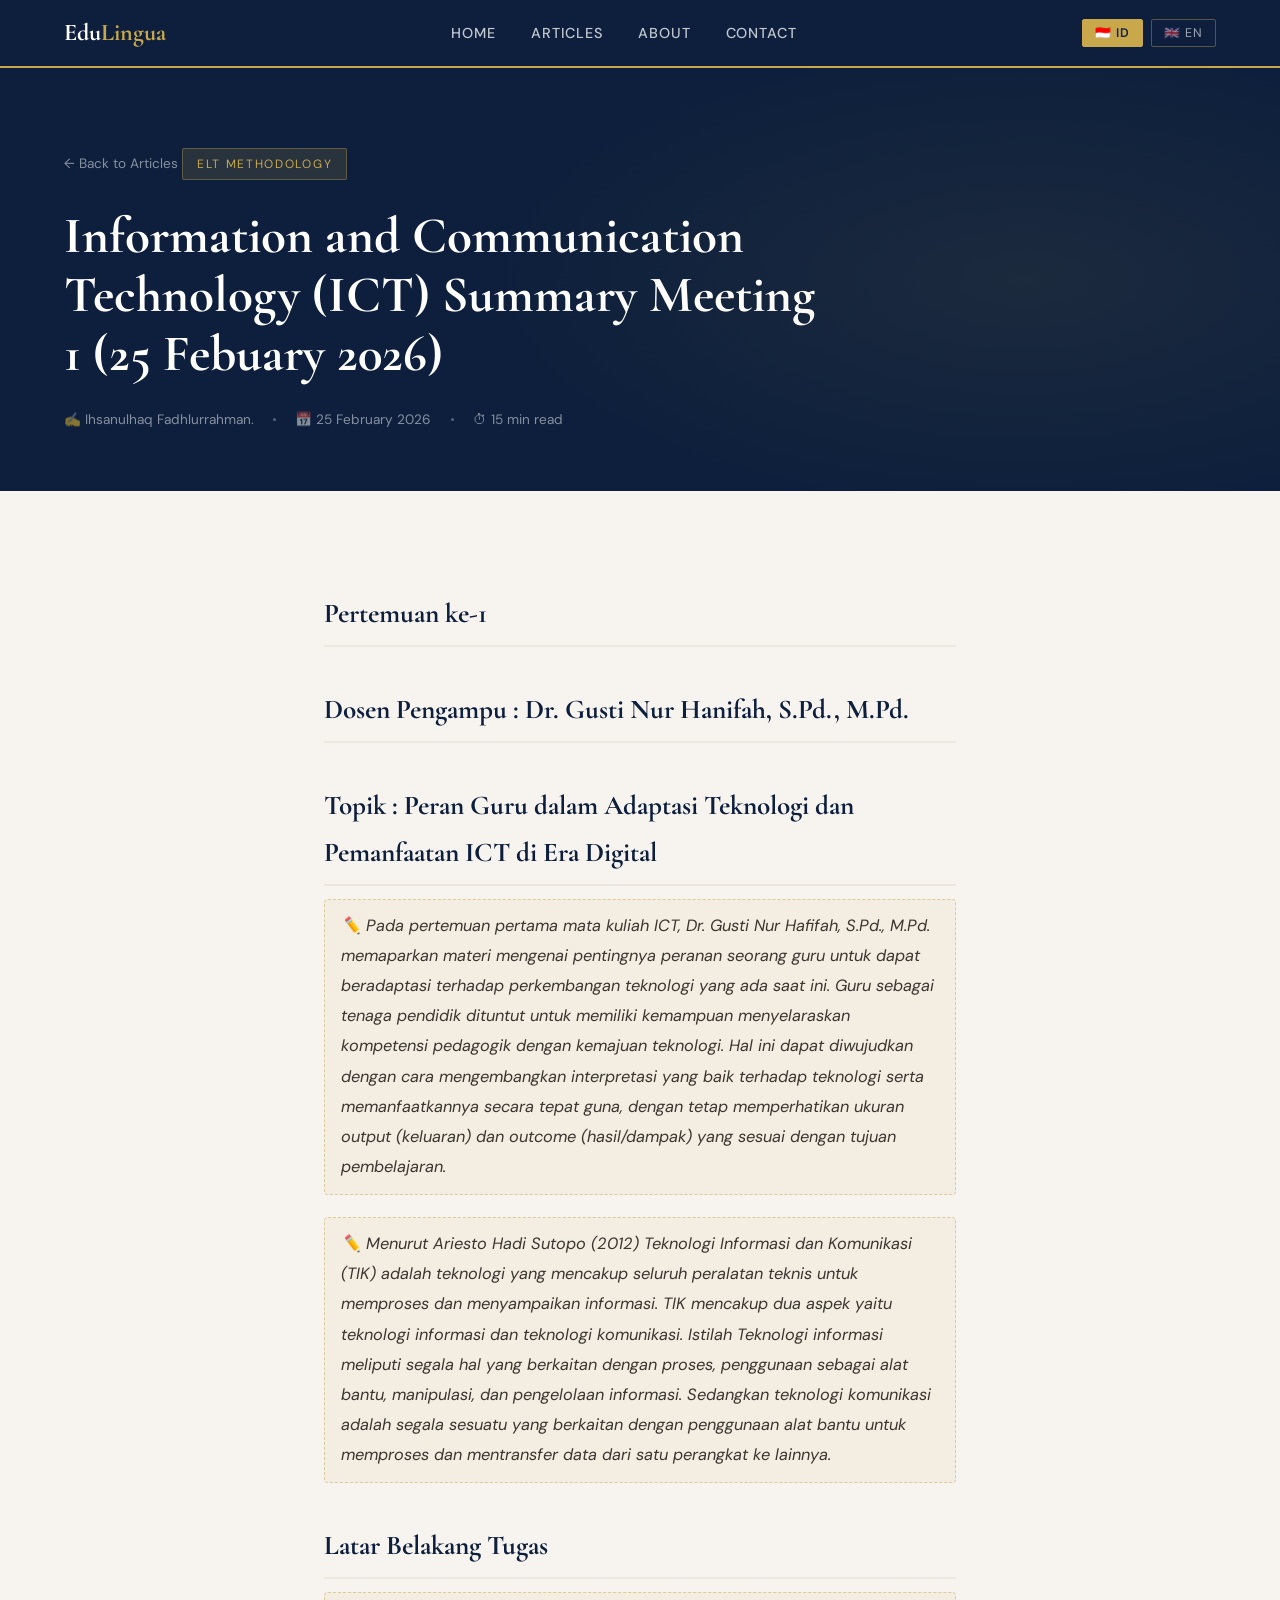
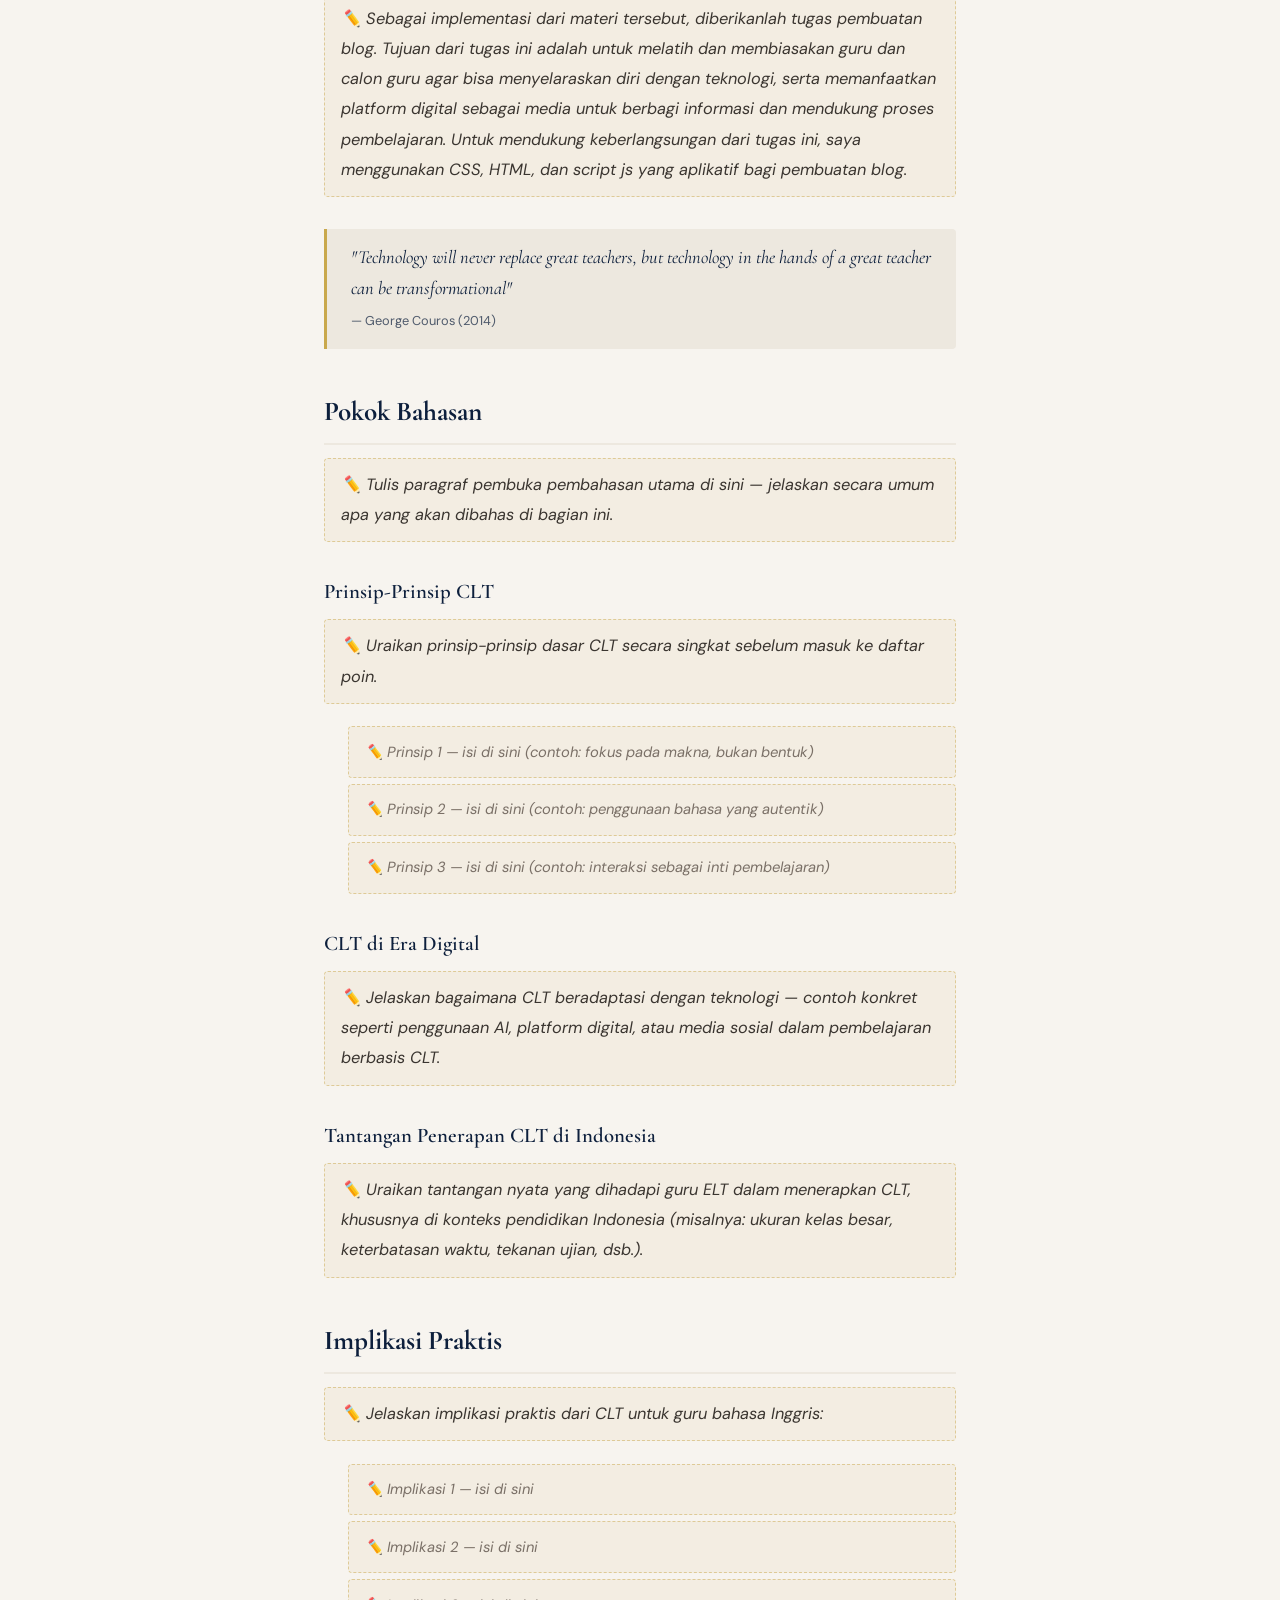
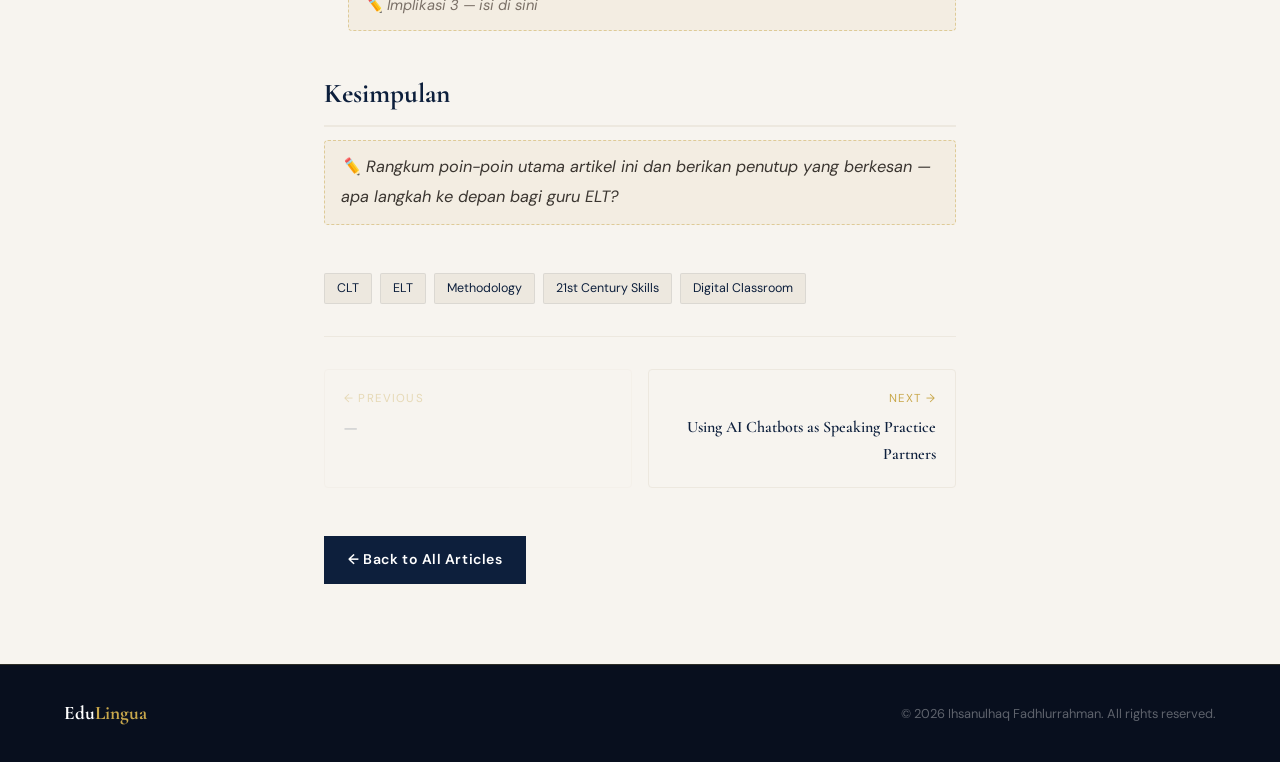
<file: blog/artikel-1.html>
<!doctype html>
<html lang="en">
  <head>
    <meta charset="UTF-8" />
    <meta name="viewport" content="width=device-width, initial-scale=1.0" />
    <title>
      Communicative Language Teaching in the 21st Century — EduLingua
    </title>
    <link
      href="https://fonts.googleapis.com/css2?family=Cormorant+Garamond:ital,wght@0,400;0,600;0,700;1,400&family=DM+Sans:wght@300;400;500&display=swap"
      rel="stylesheet"
    />
    <style>
      *,
      *::before,
      *::after {
        box-sizing: border-box;
        margin: 0;
        padding: 0;
      }
      :root {
        --navy: #0d1f3c;
        --gold: #c9a84c;
        --ivory: #f7f4ef;
        --warm: #ede8df;
        --muted: #7a7067;
        --white: #ffffff;
        --serif: "Cormorant Garamond", Georgia, serif;
        --sans: "DM Sans", sans-serif;
      }
      html {
        scroll-behavior: smooth;
      }
      body {
        background: var(--ivory);
        color: var(--navy);
        font-family: var(--sans);
        font-size: 16px;
        line-height: 1.7;
      }

      /* NAV */
      nav {
        position: sticky;
        top: 0;
        z-index: 100;
        background: var(--navy);
        display: flex;
        align-items: center;
        justify-content: space-between;
        padding: 0 5vw;
        height: 68px;
        border-bottom: 2px solid var(--gold);
      }
      .nav-logo {
        font-family: var(--serif);
        font-size: 1.5rem;
        font-weight: 700;
        color: var(--white);
        text-decoration: none;
      }
      .nav-logo span {
        color: var(--gold);
      }
      .nav-links {
        display: flex;
        gap: 2.2rem;
        list-style: none;
      }
      .nav-links a {
        color: rgba(255, 255, 255, 0.75);
        text-decoration: none;
        font-size: 0.9rem;
        letter-spacing: 0.06em;
        text-transform: uppercase;
        font-weight: 500;
        transition: color 0.25s;
      }
      .nav-links a:hover {
        color: var(--gold);
      }

      /* LANGUAGE TOGGLE */
      .lang-toggle {
        display: flex;
        gap: 0.5rem;
        align-items: center;
      }
      .lang-btn {
        background: transparent;
        border: 1px solid rgba(201, 168, 76, 0.4);
        color: rgba(255, 255, 255, 0.6);
        padding: 5px 12px;
        font-size: 0.78rem;
        letter-spacing: 0.08em;
        cursor: pointer;
        border-radius: 2px;
        font-family: var(--sans);
        transition: all 0.2s;
      }
      .lang-btn.active {
        background: var(--gold);
        color: var(--navy);
        border-color: var(--gold);
        font-weight: 600;
      }
      .lang-btn:hover:not(.active) {
        border-color: var(--gold);
        color: var(--gold);
      }

      /* HERO */
      .article-hero {
        background: var(--navy);
        padding: 80px 5vw 60px;
        position: relative;
        overflow: hidden;
      }
      .article-hero::before {
        content: "";
        position: absolute;
        inset: 0;
        background: radial-gradient(
          ellipse 60% 80% at 80% 50%,
          rgba(201, 168, 76, 0.08),
          transparent 70%
        );
        pointer-events: none;
      }
      .back-link {
        display: inline-flex;
        align-items: center;
        gap: 0.4rem;
        color: rgba(255, 255, 255, 0.5);
        text-decoration: none;
        font-size: 0.85rem;
        margin-bottom: 2rem;
        transition: color 0.2s;
      }
      .back-link:hover {
        color: var(--gold);
      }
      .article-cat {
        display: inline-block;
        background: rgba(201, 168, 76, 0.15);
        color: var(--gold);
        font-size: 0.75rem;
        letter-spacing: 0.14em;
        text-transform: uppercase;
        padding: 5px 14px;
        border: 1px solid rgba(201, 168, 76, 0.35);
        border-radius: 2px;
        margin-bottom: 1.2rem;
      }
      .article-title {
        font-family: var(--serif);
        font-size: clamp(2rem, 5vw, 3.2rem);
        font-weight: 700;
        color: var(--white);
        line-height: 1.15;
        max-width: 760px;
        margin-bottom: 1.5rem;
      }
      .article-meta {
        display: flex;
        align-items: center;
        gap: 1.2rem;
        flex-wrap: wrap;
        font-size: 0.85rem;
        color: rgba(255, 255, 255, 0.5);
      }
      .article-meta span {
        display: flex;
        align-items: center;
        gap: 0.4rem;
      }
      .meta-dot {
        width: 3px;
        height: 3px;
        background: rgba(255, 255, 255, 0.3);
        border-radius: 50%;
      }

      /* ARTICLE BODY */
      .article-wrap {
        max-width: 760px;
        margin: 0 auto;
        padding: 60px 5vw 80px;
      }

      /* LANG CONTENT */
      .lang-content {
        display: none;
      }
      .lang-content.active {
        display: block;
      }

      /* ARTICLE CONTENT */
      .article-content h2 {
        font-family: var(--serif);
        font-size: 1.7rem;
        font-weight: 700;
        color: var(--navy);
        margin: 2.5rem 0 0.8rem;
        padding-bottom: 0.5rem;
        border-bottom: 2px solid var(--warm);
      }
      .article-content h3 {
        font-family: var(--serif);
        font-size: 1.3rem;
        font-weight: 600;
        color: var(--navy);
        margin: 2rem 0 0.6rem;
      }
      .article-content p {
        color: #3a3530;
        margin-bottom: 1.4rem;
        font-size: 1.02rem;
        line-height: 1.85;
      }
      .article-content ul,
      .article-content ol {
        margin: 0 0 1.4rem 1.5rem;
        color: #3a3530;
        font-size: 1.02rem;
        line-height: 1.85;
      }
      .article-content li {
        margin-bottom: 0.4rem;
      }
      .article-content blockquote {
        border-left: 3px solid var(--gold);
        padding: 0.8rem 1.5rem;
        margin: 2rem 0;
        background: var(--warm);
        border-radius: 0 4px 4px 0;
        font-family: var(--serif);
        font-size: 1.15rem;
        font-style: italic;
        color: var(--navy);
      }
      .article-content strong {
        color: var(--navy);
        font-weight: 600;
      }
      .article-content a {
        color: var(--gold);
        text-decoration: underline;
      }

      /* PLACEHOLDER — hapus setelah konten diisi */
      .placeholder {
        background: rgba(201, 168, 76, 0.08);
        border: 1px dashed rgba(201, 168, 76, 0.5);
        border-radius: 4px;
        padding: 0.7rem 1rem;
        margin-bottom: 1.4rem;
        color: var(--muted);
        font-size: 0.92rem;
        font-style: italic;
        list-style: none;
      }
      .placeholder::before {
        content: "✏️  ";
      }

      /* TAGS */
      .article-tags {
        display: flex;
        flex-wrap: wrap;
        gap: 0.5rem;
        margin: 3rem 0 2rem;
      }
      .tag {
        background: var(--warm);
        color: var(--navy);
        font-size: 0.78rem;
        padding: 4px 12px;
        border-radius: 2px;
        border: 1px solid rgba(13, 31, 60, 0.08);
      }

      /* DIVIDER */
      .article-divider {
        border: none;
        border-top: 1px solid var(--warm);
        margin: 2rem 0;
      }

      /* ARTICLE NAV */
      .article-nav {
        display: grid;
        grid-template-columns: 1fr 1fr;
        gap: 1rem;
        margin-top: 2rem;
      }
      .article-nav a {
        border: 1px solid var(--warm);
        border-radius: 4px;
        padding: 1.2rem;
        text-decoration: none;
        transition:
          border-color 0.2s,
          transform 0.2s;
      }
      .article-nav a:hover {
        border-color: var(--gold);
        transform: translateY(-2px);
      }
      .nav-dir {
        font-size: 0.72rem;
        letter-spacing: 0.1em;
        text-transform: uppercase;
        color: var(--gold);
        margin-bottom: 0.3rem;
      }
      .nav-title {
        font-family: var(--serif);
        font-size: 1rem;
        color: var(--navy);
        font-weight: 600;
      }
      .article-nav .next {
        text-align: right;
      }

      /* BACK TO BLOG */
      .back-to-blog {
        display: inline-flex;
        align-items: center;
        gap: 0.5rem;
        background: var(--navy);
        color: var(--white);
        padding: 12px 24px;
        text-decoration: none;
        font-size: 0.88rem;
        font-weight: 600;
        letter-spacing: 0.04em;
        margin-top: 3rem;
        transition: opacity 0.2s;
      }
      .back-to-blog:hover {
        opacity: 0.85;
      }

      /* FOOTER */
      footer {
        background: #080f1e;
        padding: 2rem 5vw;
        display: flex;
        align-items: center;
        justify-content: space-between;
        border-top: 1px solid rgba(201, 168, 76, 0.2);
        flex-wrap: wrap;
        gap: 1rem;
      }
      .footer-logo {
        font-family: var(--serif);
        font-size: 1.2rem;
        color: var(--white);
        font-weight: 700;
      }
      .footer-logo span {
        color: var(--gold);
      }
      .footer-copy {
        font-size: 0.8rem;
        color: rgba(255, 255, 255, 0.35);
      }

      @media (max-width: 640px) {
        .nav-links {
          display: none;
        }
        .article-nav {
          grid-template-columns: 1fr;
        }
      }
    </style>
  </head>
  <body>
    <!-- NAV -->
    <nav>
      <a class="nav-logo" href="../index.html">Edu<span>Lingua</span></a>
      <ul class="nav-links">
        <li><a href="../index.html">Home</a></li>
        <li><a href="../index.html#posts">Articles</a></li>
        <li><a href="../index.html#about">About</a></li>
        <li><a href="../index.html#contact">Contact</a></li>
      </ul>
      <div class="lang-toggle">
        <button class="lang-btn active" onclick="switchLang('id', this)">
          🇮🇩 ID
        </button>
        <button class="lang-btn" onclick="switchLang('en', this)">🇬🇧 EN</button>
      </div>
    </nav>

    <!-- HERO -->
    <div class="article-hero">
      <a class="back-link" href="../index.html#posts">← Back to Articles</a>
      <div class="article-cat">ELT Methodology</div>
      <h1 class="article-title">
        Information and Communication Technology (ICT) Summary Meeting 1 (25 Febuary 2026) 
      </h1>
      <div class="article-meta">
        <span>✍️ Ihsanulhaq Fadhlurrahman.</span>
        <span class="meta-dot"></span>
        <span>📅 25 February 2026</span>
        <span class="meta-dot"></span>
        <span>⏱ 15 min read</span>
      </div>
    </div>

    <!-- ISI ARTIKEL -->
    <div class="article-wrap">
      <!-- ============================================================
       🇮🇩 VERSI BAHASA INDONESIA
       Ganti setiap elemen .placeholder dengan konten aslimu
  ============================================================ -->
      <div class="lang-content active" id="lang-id">
        <div class="article-content">
          <h2>Pertemuan ke-1</h2>
          <h2>Dosen Pengampu : Dr. Gusti Nur Hanifah, S.Pd., M.Pd.</h2>
          <h2>Topik : Peran Guru dalam Adaptasi Teknologi dan Pemanfaatan ICT di Era Digital</h2>
          <p class="placeholder">
            Pada pertemuan pertama mata kuliah ICT, Dr. Gusti Nur Hafifah, S.Pd., M.Pd. memaparkan materi mengenai pentingnya peranan seorang guru untuk dapat beradaptasi terhadap perkembangan teknologi yang ada saat ini. Guru sebagai tenaga pendidik dituntut untuk memiliki kemampuan menyelaraskan kompetensi pedagogik dengan kemajuan teknologi. Hal ini dapat diwujudkan dengan cara mengembangkan interpretasi yang baik terhadap teknologi serta memanfaatkannya secara tepat guna, dengan tetap memperhatikan ukuran output (keluaran) dan outcome (hasil/dampak) yang sesuai dengan tujuan pembelajaran.

          </p>
          <p class="placeholder">
            Menurut Ariesto Hadi Sutopo (2012) Teknologi Informasi dan Komunikasi (TIK) adalah teknologi yang mencakup seluruh peralatan teknis untuk memproses dan menyampaikan informasi. TIK mencakup dua aspek yaitu teknologi informasi dan teknologi komunikasi. Istilah Teknologi informasi meliputi segala hal yang berkaitan dengan proses, penggunaan sebagai alat bantu, manipulasi, dan pengelolaan informasi. Sedangkan teknologi komunikasi adalah segala sesuatu yang berkaitan dengan penggunaan alat bantu untuk memproses dan mentransfer data dari satu perangkat ke lainnya.
          </p>

          <h2>Latar Belakang Tugas</h2>
          <p class="placeholder">
            Sebagai implementasi dari materi tersebut, diberikanlah tugas pembuatan blog. Tujuan dari tugas ini adalah untuk melatih dan membiasakan guru dan calon guru agar bisa menyelaraskan diri dengan teknologi, serta memanfaatkan platform digital sebagai media untuk berbagi informasi dan mendukung proses pembelajaran. Untuk mendukung keberlangsungan dari tugas ini, saya menggunakan CSS, HTML, dan script js yang aplikatif bagi pembuatan blog. 

          </p>

          <blockquote>
            "Technology will never replace great teachers, but technology in the hands of a great teacher can be transformational"

            <br /><small
              style="
                font-family: var(--sans);
                font-size: 0.8rem;
                font-style: normal;
                opacity: 0.7;
              "
              >—  George Couros (2014)</small
            >
          </blockquote>

          <h2>Pokok Bahasan</h2>
          <p class="placeholder">
            Tulis paragraf pembuka pembahasan utama di sini — jelaskan secara
            umum apa yang akan dibahas di bagian ini.
          </p>

          <h3>Prinsip-Prinsip CLT</h3>
          <p class="placeholder">
            Uraikan prinsip-prinsip dasar CLT secara singkat sebelum masuk ke
            daftar poin.
          </p>
          <ul>
            <li class="placeholder">
              Prinsip 1 — isi di sini (contoh: fokus pada makna, bukan bentuk)
            </li>
            <li class="placeholder">
              Prinsip 2 — isi di sini (contoh: penggunaan bahasa yang autentik)
            </li>
            <li class="placeholder">
              Prinsip 3 — isi di sini (contoh: interaksi sebagai inti
              pembelajaran)
            </li>
          </ul>

          <h3>CLT di Era Digital</h3>
          <p class="placeholder">
            Jelaskan bagaimana CLT beradaptasi dengan teknologi — contoh konkret
            seperti penggunaan AI, platform digital, atau media sosial dalam
            pembelajaran berbasis CLT.
          </p>

          <h3>Tantangan Penerapan CLT di Indonesia</h3>
          <p class="placeholder">
            Uraikan tantangan nyata yang dihadapi guru ELT dalam menerapkan CLT,
            khususnya di konteks pendidikan Indonesia (misalnya: ukuran kelas
            besar, keterbatasan waktu, tekanan ujian, dsb.).
          </p>

          <h2>Implikasi Praktis</h2>
          <p class="placeholder">
            Jelaskan implikasi praktis dari CLT untuk guru bahasa Inggris:
          </p>
          <ul>
            <li class="placeholder">Implikasi 1 — isi di sini</li>
            <li class="placeholder">Implikasi 2 — isi di sini</li>
            <li class="placeholder">Implikasi 3 — isi di sini</li>
          </ul>

          <h2>Kesimpulan</h2>
          <p class="placeholder">
            Rangkum poin-poin utama artikel ini dan berikan penutup yang
            berkesan — apa langkah ke depan bagi guru ELT?
          </p>
        </div>
      </div>

      <!-- ============================================================
       🇬🇧 ENGLISH VERSION
       Replace each .placeholder element with your actual content
  ============================================================ -->
      <div class="lang-content" id="lang-en">
        <div class="article-content">
          <h2>Introduction</h2>
          <p class="placeholder">
            Write your opening paragraph here — introduce CLT and explain why it
            remains relevant in the 21st century.
          </p>
          <p class="placeholder">
            Second introductory paragraph — add context or state the purpose of
            this article.
          </p>

          <h2>Background</h2>
          <p class="placeholder">
            Provide a brief history of CLT — when it emerged, key theorists
            (e.g. Hymes, Canale & Swain), and how it has evolved to the present
            day.
          </p>

          <blockquote>
            "Add a relevant quote from an ELT scholar here."
            <br /><small
              style="
                font-family: var(--sans);
                font-size: 0.8rem;
                font-style: normal;
                opacity: 0.7;
              "
              >— Scholar Name, Year</small
            >
          </blockquote>

          <h2>Main Discussion</h2>
          <p class="placeholder">
            Write an opening paragraph for the main discussion — briefly outline
            what will be covered in this section.
          </p>

          <h3>Core Principles of CLT</h3>
          <p class="placeholder">
            Briefly introduce the core principles before listing them.
          </p>
          <ul>
            <li class="placeholder">
              Principle 1 — fill in here (e.g. focus on meaning over form)
            </li>
            <li class="placeholder">
              Principle 2 — fill in here (e.g. use of authentic language)
            </li>
            <li class="placeholder">
              Principle 3 — fill in here (e.g. interaction as the core of
              learning)
            </li>
          </ul>

          <h3>CLT in the Digital Age</h3>
          <p class="placeholder">
            Explain how CLT has adapted to technology — give concrete examples
            such as AI tools, digital platforms, or social media in CLT-based
            learning environments.
          </p>

          <h3>Challenges of Implementing CLT in Indonesia</h3>
          <p class="placeholder">
            Discuss real challenges faced by ELT teachers when applying CLT,
            particularly in the Indonesian education context (e.g. large class
            sizes, time constraints, exam pressure, etc.).
          </p>

          <h2>Practical Implications</h2>
          <p class="placeholder">
            Explain the practical implications of CLT for English language
            teachers:
          </p>
          <ul>
            <li class="placeholder">Implication 1 — fill in here</li>
            <li class="placeholder">Implication 2 — fill in here</li>
            <li class="placeholder">Implication 3 — fill in here</li>
          </ul>

          <h2>Conclusion</h2>
          <p class="placeholder">
            Summarize the main points of the article and provide a compelling
            closing — what should ELT teachers do going forward?
          </p>
        </div>
      </div>

      <!-- TAGS -->
      <div class="article-tags">
        <span class="tag">CLT</span>
        <span class="tag">ELT</span>
        <span class="tag">Methodology</span>
        <span class="tag">21st Century Skills</span>
        <span class="tag">Digital Classroom</span>
      </div>

      <hr class="article-divider" />

      <!-- NAVIGASI ARTIKEL -->
      <div class="article-nav">
        <a href="#" class="prev" style="opacity: 0.35; pointer-events: none">
          <div class="nav-dir">← Previous</div>
          <div class="nav-title">—</div>
        </a>
        <a href="artikel-2.html" class="next">
          <div class="nav-dir">Next →</div>
          <div class="nav-title">
            Using AI Chatbots as Speaking Practice Partners
          </div>
        </a>
      </div>

      <a class="back-to-blog" href="../index.html#posts"
        >← Back to All Articles</a
      >
    </div>

    <!-- FOOTER -->
    <footer>
      <div class="footer-logo">Edu<span>Lingua</span></div>
      <p class="footer-copy">© 2026 Ihsanulhaq Fadhlurrahman. All rights reserved.</p>
    </footer>

    <script>
      function switchLang(lang, btn) {
        document
          .querySelectorAll(".lang-content")
          .forEach((el) => el.classList.remove("active"));
        document.getElementById("lang-" + lang).classList.add("active");
        document
          .querySelectorAll(".lang-btn")
          .forEach((b) => b.classList.remove("active"));
        btn.classList.add("active");
      }
    </script>
  </body>
</html>
</file>
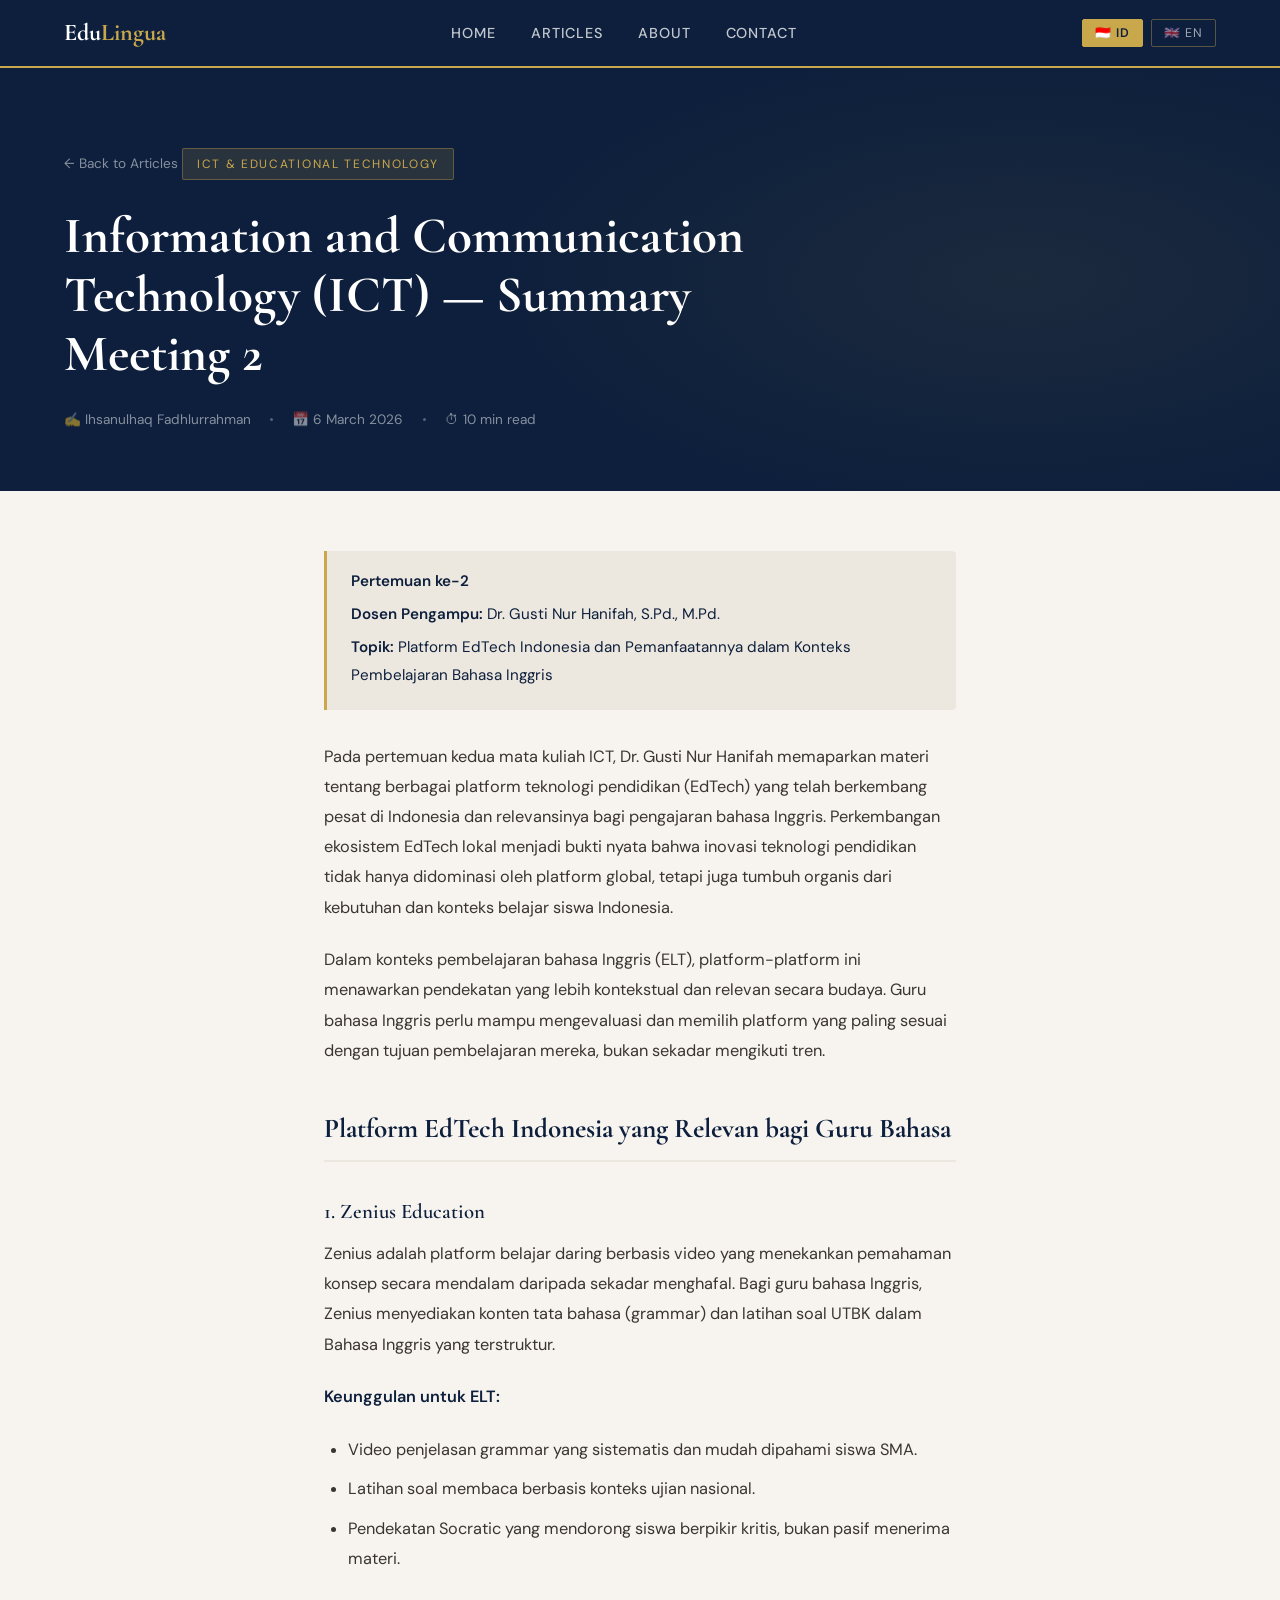
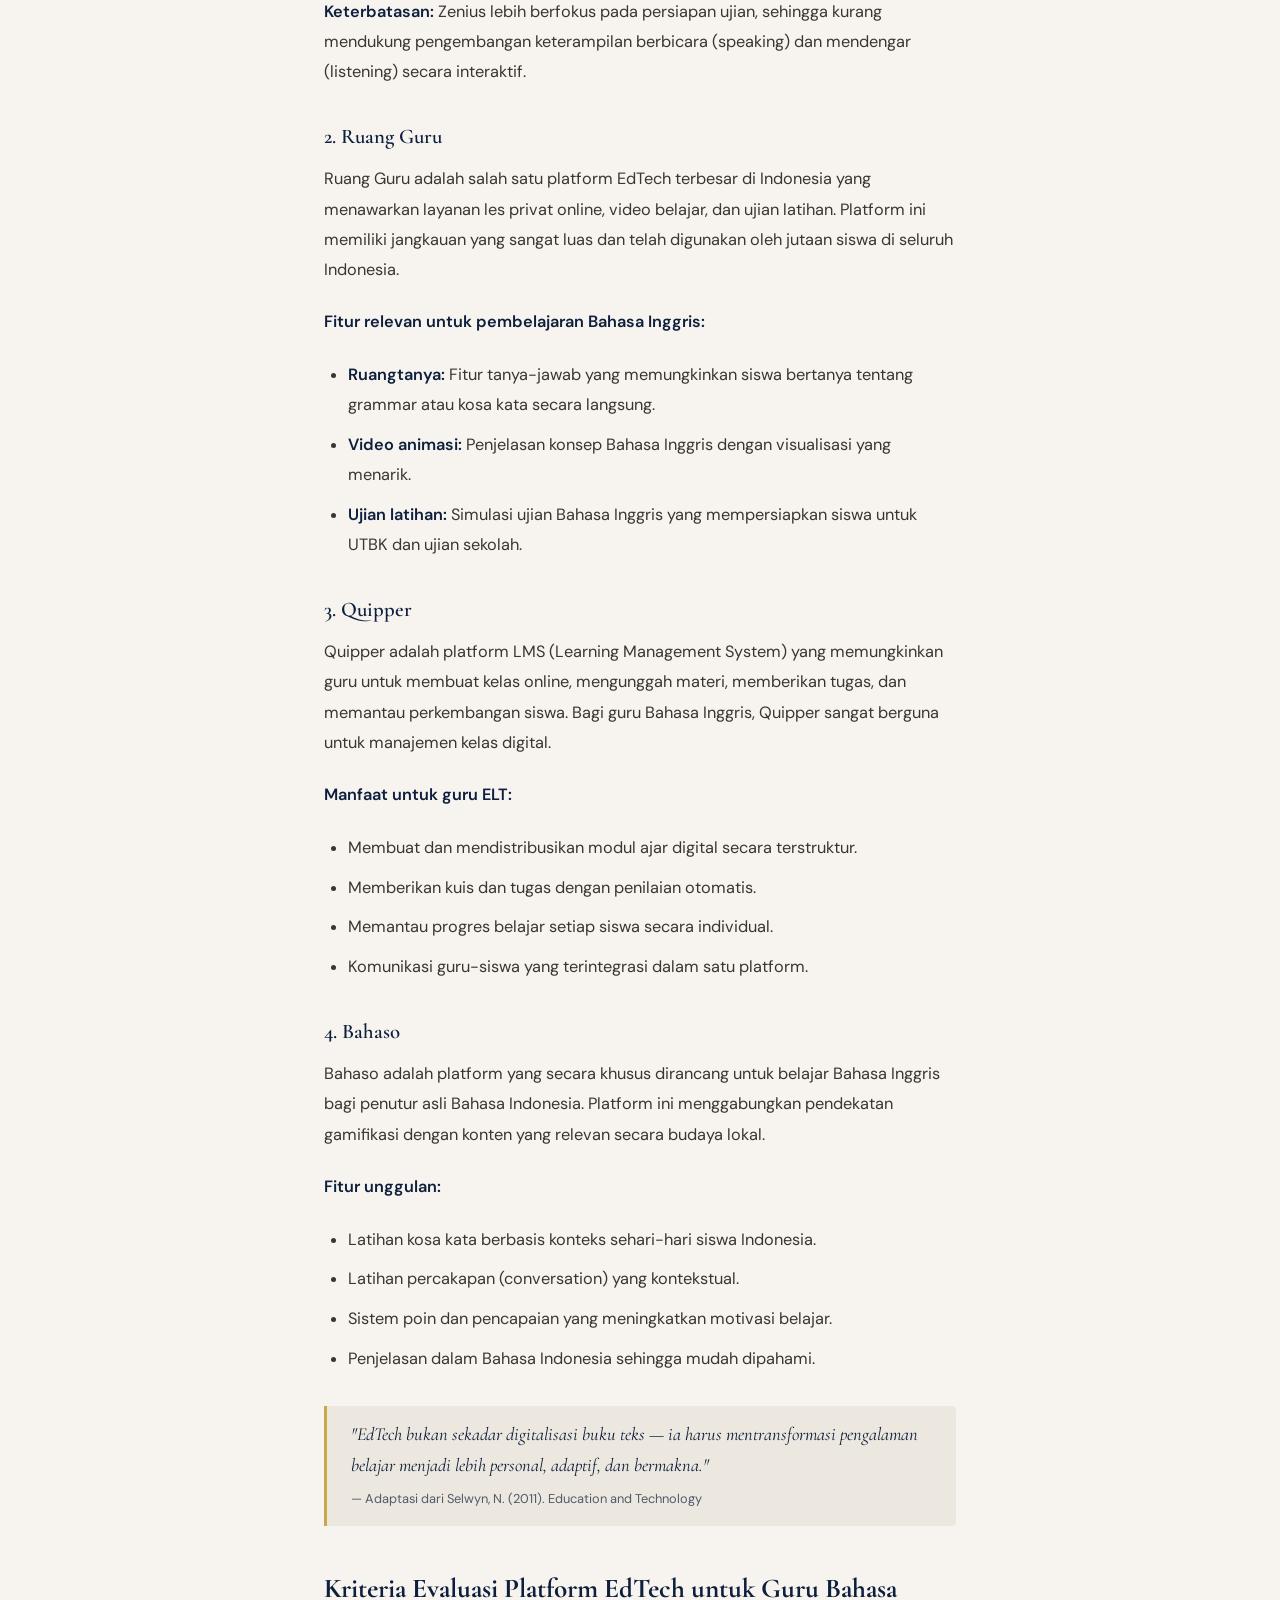
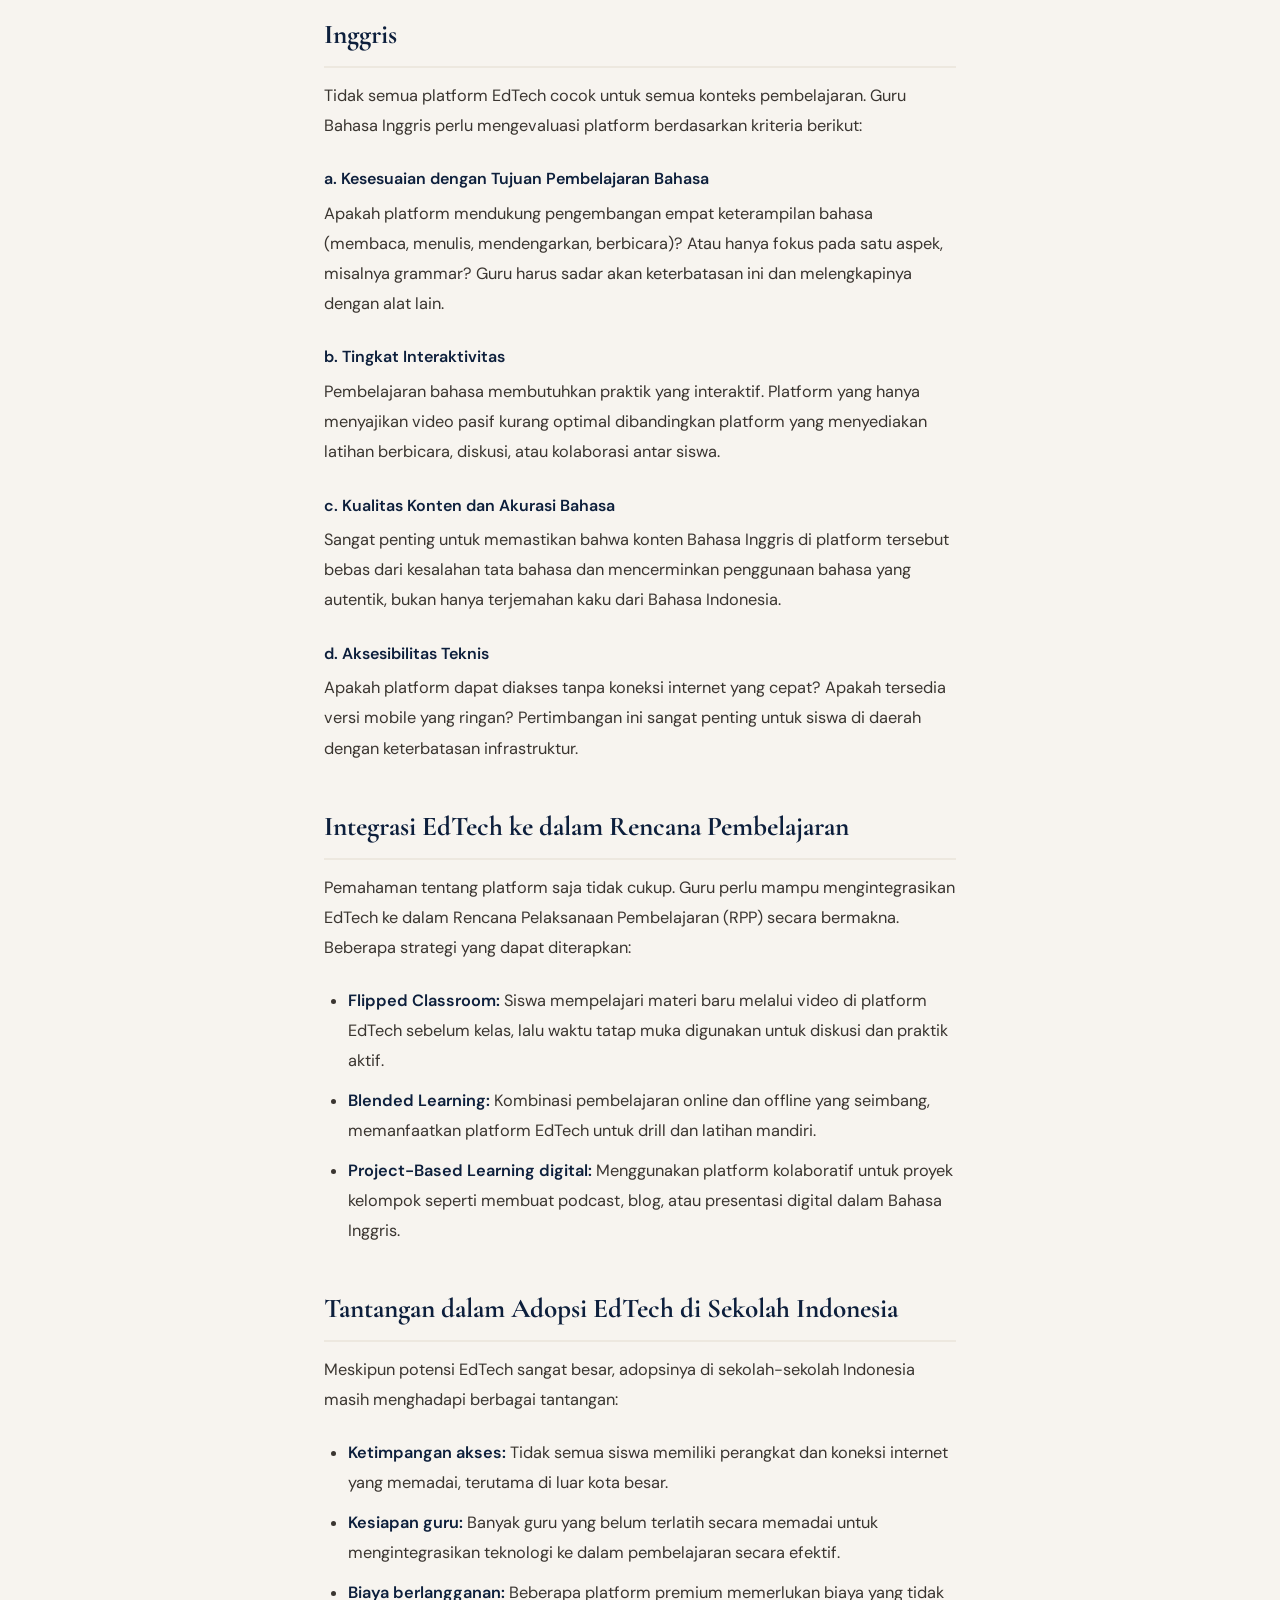
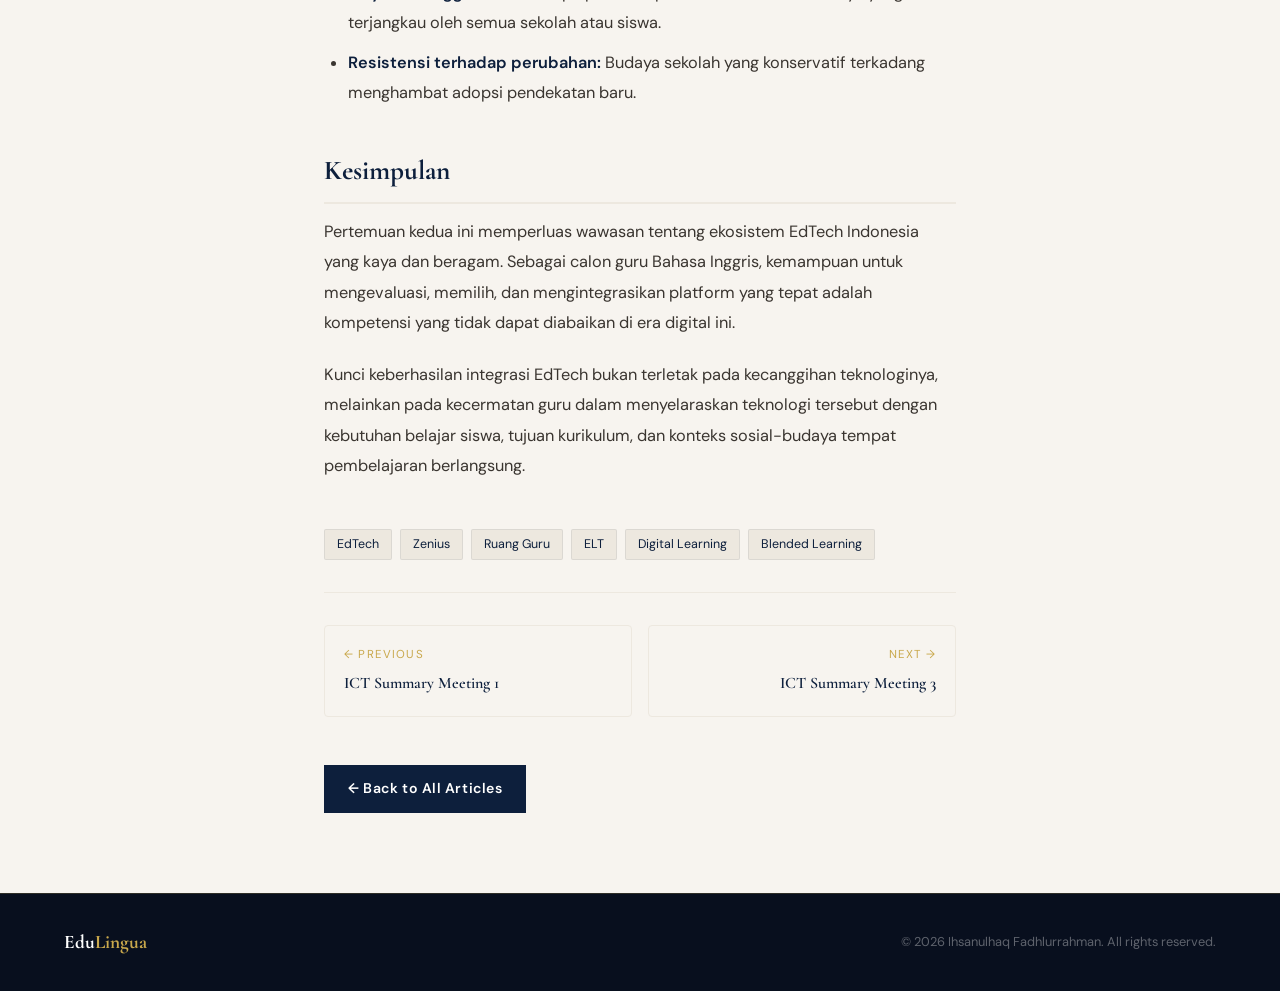
<file: blog/artikel-2.html>
<!doctype html>
<html lang="en">
  <head>
    <meta charset="UTF-8" />
    <meta name="viewport" content="width=device-width, initial-scale=1.0" />
    <title>ICT Summary Meeting 2 — EduLingua</title>
    <link href="https://fonts.googleapis.com/css2?family=Cormorant+Garamond:ital,wght@0,400;0,600;0,700;1,400&family=DM+Sans:wght@300;400;500&display=swap" rel="stylesheet"/>
    <style>
      *, *::before, *::after { box-sizing: border-box; margin: 0; padding: 0; }
      :root {
        --navy: #0d1f3c; --gold: #c9a84c; --ivory: #f7f4ef; --warm: #ede8df;
        --muted: #7a7067; --white: #ffffff;
        --serif: "Cormorant Garamond", Georgia, serif;
        --sans: "DM Sans", sans-serif;
      }
      html { scroll-behavior: smooth; }
      body { background: var(--ivory); color: var(--navy); font-family: var(--sans); font-size: 16px; line-height: 1.7; }
      nav {
        position: sticky; top: 0; z-index: 100; background: var(--navy);
        display: flex; align-items: center; justify-content: space-between;
        padding: 0 5vw; height: 68px; border-bottom: 2px solid var(--gold);
      }
      .nav-logo { font-family: var(--serif); font-size: 1.5rem; font-weight: 700; color: var(--white); text-decoration: none; }
      .nav-logo span { color: var(--gold); }
      .nav-links { display: flex; gap: 2.2rem; list-style: none; }
      .nav-links a { color: rgba(255,255,255,.75); text-decoration: none; font-size: .9rem; letter-spacing: .06em; text-transform: uppercase; font-weight: 500; transition: color .25s; }
      .nav-links a:hover { color: var(--gold); }
      .lang-toggle { display: flex; gap: .5rem; align-items: center; }
      .lang-btn { background: transparent; border: 1px solid rgba(201,168,76,.4); color: rgba(255,255,255,.6); padding: 5px 12px; font-size: .78rem; letter-spacing: .08em; cursor: pointer; border-radius: 2px; font-family: var(--sans); transition: all .2s; }
      .lang-btn.active { background: var(--gold); color: var(--navy); border-color: var(--gold); font-weight: 600; }
      .lang-btn:hover:not(.active) { border-color: var(--gold); color: var(--gold); }
      .article-hero { background: var(--navy); padding: 80px 5vw 60px; position: relative; overflow: hidden; }
      .article-hero::before { content: ""; position: absolute; inset: 0; background: radial-gradient(ellipse 60% 80% at 80% 50%, rgba(201,168,76,.08), transparent 70%); pointer-events: none; }
      .back-link { display: inline-flex; align-items: center; gap: .4rem; color: rgba(255,255,255,.5); text-decoration: none; font-size: .85rem; margin-bottom: 2rem; transition: color .2s; }
      .back-link:hover { color: var(--gold); }
      .article-cat { display: inline-block; background: rgba(201,168,76,.15); color: var(--gold); font-size: .75rem; letter-spacing: .14em; text-transform: uppercase; padding: 5px 14px; border: 1px solid rgba(201,168,76,.35); border-radius: 2px; margin-bottom: 1.2rem; }
      .article-title { font-family: var(--serif); font-size: clamp(2rem, 5vw, 3.2rem); font-weight: 700; color: var(--white); line-height: 1.15; max-width: 760px; margin-bottom: 1.5rem; }
      .article-meta { display: flex; align-items: center; gap: 1.2rem; flex-wrap: wrap; font-size: .85rem; color: rgba(255,255,255,.5); }
      .article-meta span { display: flex; align-items: center; gap: .4rem; }
      .meta-dot { width: 3px; height: 3px; background: rgba(255,255,255,.3); border-radius: 50%; }
      .article-wrap { max-width: 760px; margin: 0 auto; padding: 60px 5vw 80px; }
      .lang-content { display: none; }
      .lang-content.active { display: block; }
      .article-content h2 { font-family: var(--serif); font-size: 1.7rem; font-weight: 700; color: var(--navy); margin: 2.5rem 0 .8rem; padding-bottom: .5rem; border-bottom: 2px solid var(--warm); }
      .article-content h3 { font-family: var(--serif); font-size: 1.3rem; font-weight: 600; color: var(--navy); margin: 2rem 0 .6rem; }
      .article-content h4 { font-family: var(--sans); font-size: 1rem; font-weight: 600; color: var(--navy); margin: 1.5rem 0 .4rem; }
      .article-content p { color: #3a3530; margin-bottom: 1.4rem; font-size: 1.02rem; line-height: 1.85; }
      .article-content ul, .article-content ol { margin: 0 0 1.4rem 1.5rem; color: #3a3530; font-size: 1.02rem; line-height: 1.85; }
      .article-content li { margin-bottom: .6rem; }
      .article-content blockquote { border-left: 3px solid var(--gold); padding: .8rem 1.5rem; margin: 2rem 0; background: var(--warm); border-radius: 0 4px 4px 0; font-family: var(--serif); font-size: 1.15rem; font-style: italic; color: var(--navy); }
      .article-content strong { color: var(--navy); font-weight: 600; }
      .article-content a { color: var(--gold); text-decoration: underline; }
      .info-box { background: var(--warm); border-left: 3px solid var(--gold); border-radius: 0 4px 4px 0; padding: 1rem 1.5rem; margin-bottom: 2rem; }
      .info-box p { margin-bottom: .3rem; font-size: .95rem; color: var(--navy); }
      .article-tags { display: flex; flex-wrap: wrap; gap: .5rem; margin: 3rem 0 2rem; }
      .tag { background: var(--warm); color: var(--navy); font-size: .78rem; padding: 4px 12px; border-radius: 2px; border: 1px solid rgba(13,31,60,.08); }
      .article-divider { border: none; border-top: 1px solid var(--warm); margin: 2rem 0; }
      .article-nav { display: grid; grid-template-columns: 1fr 1fr; gap: 1rem; margin-top: 2rem; }
      .article-nav a { border: 1px solid var(--warm); border-radius: 4px; padding: 1.2rem; text-decoration: none; transition: border-color .2s, transform .2s; }
      .article-nav a:hover { border-color: var(--gold); transform: translateY(-2px); }
      .nav-dir { font-size: .72rem; letter-spacing: .1em; text-transform: uppercase; color: var(--gold); margin-bottom: .3rem; }
      .nav-title { font-family: var(--serif); font-size: 1rem; color: var(--navy); font-weight: 600; }
      .article-nav .next { text-align: right; }
      .back-to-blog { display: inline-flex; align-items: center; gap: .5rem; background: var(--navy); color: var(--white); padding: 12px 24px; text-decoration: none; font-size: .88rem; font-weight: 600; letter-spacing: .04em; margin-top: 3rem; transition: opacity .2s; }
      .back-to-blog:hover { opacity: .85; }
      footer { background: #080f1e; padding: 2rem 5vw; display: flex; align-items: center; justify-content: space-between; border-top: 1px solid rgba(201,168,76,.2); flex-wrap: wrap; gap: 1rem; }
      .footer-logo { font-family: var(--serif); font-size: 1.2rem; color: var(--white); font-weight: 700; }
      .footer-logo span { color: var(--gold); }
      .footer-copy { font-size: .8rem; color: rgba(255,255,255,.35); }
      @media (max-width: 640px) { .nav-links { display: none; } .article-nav { grid-template-columns: 1fr; } }
    </style>
  </head>
  <body>
    <nav>
      <a class="nav-logo" href="../index.html">Edu<span>Lingua</span></a>
      <ul class="nav-links">
        <li><a href="../index.html">Home</a></li>
        <li><a href="../index.html#posts">Articles</a></li>
        <li><a href="../index.html#about">About</a></li>
        <li><a href="../index.html#contact">Contact</a></li>
      </ul>
      <div class="lang-toggle">
        <button class="lang-btn active" onclick="switchLang('id', this)">🇮🇩 ID</button>
        <button class="lang-btn" onclick="switchLang('en', this)">🇬🇧 EN</button>
      </div>
    </nav>

    <div class="article-hero">
      <a class="back-link" href="../index.html#posts">← Back to Articles</a>
      <div class="article-cat">ICT &amp; Educational Technology</div>
      <h1 class="article-title">Information and Communication Technology (ICT) — Summary Meeting 2</h1>
      <div class="article-meta">
        <span>✍️ Ihsanulhaq Fadhlurrahman</span>
        <span class="meta-dot"></span>
        <span>📅 6 March 2026</span>
        <span class="meta-dot"></span>
        <span>⏱ 10 min read</span>
      </div>
    </div>

    <div class="article-wrap">

      <!-- 🇮🇩 BAHASA INDONESIA -->
      <div class="lang-content active" id="lang-id">
        <div class="article-content">
          <div class="info-box">
            <p><strong>Pertemuan ke-2</strong></p>
            <p><strong>Dosen Pengampu:</strong> Dr. Gusti Nur Hanifah, S.Pd., M.Pd.</p>
            <p><strong>Topik:</strong> Platform EdTech Indonesia dan Pemanfaatannya dalam Konteks Pembelajaran Bahasa Inggris</p>
          </div>

          <p>Pada pertemuan kedua mata kuliah ICT, Dr. Gusti Nur Hanifah memaparkan materi tentang berbagai platform teknologi pendidikan (EdTech) yang telah berkembang pesat di Indonesia dan relevansinya bagi pengajaran bahasa Inggris. Perkembangan ekosistem EdTech lokal menjadi bukti nyata bahwa inovasi teknologi pendidikan tidak hanya didominasi oleh platform global, tetapi juga tumbuh organis dari kebutuhan dan konteks belajar siswa Indonesia.</p>

          <p>Dalam konteks pembelajaran bahasa Inggris (ELT), platform-platform ini menawarkan pendekatan yang lebih kontekstual dan relevan secara budaya. Guru bahasa Inggris perlu mampu mengevaluasi dan memilih platform yang paling sesuai dengan tujuan pembelajaran mereka, bukan sekadar mengikuti tren.</p>

          <h2>Platform EdTech Indonesia yang Relevan bagi Guru Bahasa</h2>

          <h3>1. Zenius Education</h3>
          <p>Zenius adalah platform belajar daring berbasis video yang menekankan pemahaman konsep secara mendalam daripada sekadar menghafal. Bagi guru bahasa Inggris, Zenius menyediakan konten tata bahasa (grammar) dan latihan soal UTBK dalam Bahasa Inggris yang terstruktur.</p>
          <p><strong>Keunggulan untuk ELT:</strong></p>
          <ul>
            <li>Video penjelasan grammar yang sistematis dan mudah dipahami siswa SMA.</li>
            <li>Latihan soal membaca berbasis konteks ujian nasional.</li>
            <li>Pendekatan Socratic yang mendorong siswa berpikir kritis, bukan pasif menerima materi.</li>
          </ul>
          <p><strong>Keterbatasan:</strong> Zenius lebih berfokus pada persiapan ujian, sehingga kurang mendukung pengembangan keterampilan berbicara (speaking) dan mendengar (listening) secara interaktif.</p>

          <h3>2. Ruang Guru</h3>
          <p>Ruang Guru adalah salah satu platform EdTech terbesar di Indonesia yang menawarkan layanan les privat online, video belajar, dan ujian latihan. Platform ini memiliki jangkauan yang sangat luas dan telah digunakan oleh jutaan siswa di seluruh Indonesia.</p>
          <p><strong>Fitur relevan untuk pembelajaran Bahasa Inggris:</strong></p>
          <ul>
            <li><strong>Ruangtanya:</strong> Fitur tanya-jawab yang memungkinkan siswa bertanya tentang grammar atau kosa kata secara langsung.</li>
            <li><strong>Video animasi:</strong> Penjelasan konsep Bahasa Inggris dengan visualisasi yang menarik.</li>
            <li><strong>Ujian latihan:</strong> Simulasi ujian Bahasa Inggris yang mempersiapkan siswa untuk UTBK dan ujian sekolah.</li>
          </ul>

          <h3>3. Quipper</h3>
          <p>Quipper adalah platform LMS (Learning Management System) yang memungkinkan guru untuk membuat kelas online, mengunggah materi, memberikan tugas, dan memantau perkembangan siswa. Bagi guru Bahasa Inggris, Quipper sangat berguna untuk manajemen kelas digital.</p>
          <p><strong>Manfaat untuk guru ELT:</strong></p>
          <ul>
            <li>Membuat dan mendistribusikan modul ajar digital secara terstruktur.</li>
            <li>Memberikan kuis dan tugas dengan penilaian otomatis.</li>
            <li>Memantau progres belajar setiap siswa secara individual.</li>
            <li>Komunikasi guru-siswa yang terintegrasi dalam satu platform.</li>
          </ul>

          <h3>4. Bahaso</h3>
          <p>Bahaso adalah platform yang secara khusus dirancang untuk belajar Bahasa Inggris bagi penutur asli Bahasa Indonesia. Platform ini menggabungkan pendekatan gamifikasi dengan konten yang relevan secara budaya lokal.</p>
          <p><strong>Fitur unggulan:</strong></p>
          <ul>
            <li>Latihan kosa kata berbasis konteks sehari-hari siswa Indonesia.</li>
            <li>Latihan percakapan (conversation) yang kontekstual.</li>
            <li>Sistem poin dan pencapaian yang meningkatkan motivasi belajar.</li>
            <li>Penjelasan dalam Bahasa Indonesia sehingga mudah dipahami.</li>
          </ul>

          <blockquote>
            "EdTech bukan sekadar digitalisasi buku teks — ia harus mentransformasi pengalaman belajar menjadi lebih personal, adaptif, dan bermakna."
            <br/><small style="font-family:var(--sans);font-size:.8rem;font-style:normal;opacity:.7">— Adaptasi dari Selwyn, N. (2011). Education and Technology</small>
          </blockquote>

          <h2>Kriteria Evaluasi Platform EdTech untuk Guru Bahasa Inggris</h2>
          <p>Tidak semua platform EdTech cocok untuk semua konteks pembelajaran. Guru Bahasa Inggris perlu mengevaluasi platform berdasarkan kriteria berikut:</p>

          <h4>a. Kesesuaian dengan Tujuan Pembelajaran Bahasa</h4>
          <p>Apakah platform mendukung pengembangan empat keterampilan bahasa (membaca, menulis, mendengarkan, berbicara)? Atau hanya fokus pada satu aspek, misalnya grammar? Guru harus sadar akan keterbatasan ini dan melengkapinya dengan alat lain.</p>

          <h4>b. Tingkat Interaktivitas</h4>
          <p>Pembelajaran bahasa membutuhkan praktik yang interaktif. Platform yang hanya menyajikan video pasif kurang optimal dibandingkan platform yang menyediakan latihan berbicara, diskusi, atau kolaborasi antar siswa.</p>

          <h4>c. Kualitas Konten dan Akurasi Bahasa</h4>
          <p>Sangat penting untuk memastikan bahwa konten Bahasa Inggris di platform tersebut bebas dari kesalahan tata bahasa dan mencerminkan penggunaan bahasa yang autentik, bukan hanya terjemahan kaku dari Bahasa Indonesia.</p>

          <h4>d. Aksesibilitas Teknis</h4>
          <p>Apakah platform dapat diakses tanpa koneksi internet yang cepat? Apakah tersedia versi mobile yang ringan? Pertimbangan ini sangat penting untuk siswa di daerah dengan keterbatasan infrastruktur.</p>

          <h2>Integrasi EdTech ke dalam Rencana Pembelajaran</h2>
          <p>Pemahaman tentang platform saja tidak cukup. Guru perlu mampu mengintegrasikan EdTech ke dalam Rencana Pelaksanaan Pembelajaran (RPP) secara bermakna. Beberapa strategi yang dapat diterapkan:</p>
          <ul>
            <li><strong>Flipped Classroom:</strong> Siswa mempelajari materi baru melalui video di platform EdTech sebelum kelas, lalu waktu tatap muka digunakan untuk diskusi dan praktik aktif.</li>
            <li><strong>Blended Learning:</strong> Kombinasi pembelajaran online dan offline yang seimbang, memanfaatkan platform EdTech untuk drill dan latihan mandiri.</li>
            <li><strong>Project-Based Learning digital:</strong> Menggunakan platform kolaboratif untuk proyek kelompok seperti membuat podcast, blog, atau presentasi digital dalam Bahasa Inggris.</li>
          </ul>

          <h2>Tantangan dalam Adopsi EdTech di Sekolah Indonesia</h2>
          <p>Meskipun potensi EdTech sangat besar, adopsinya di sekolah-sekolah Indonesia masih menghadapi berbagai tantangan:</p>
          <ul>
            <li><strong>Ketimpangan akses:</strong> Tidak semua siswa memiliki perangkat dan koneksi internet yang memadai, terutama di luar kota besar.</li>
            <li><strong>Kesiapan guru:</strong> Banyak guru yang belum terlatih secara memadai untuk mengintegrasikan teknologi ke dalam pembelajaran secara efektif.</li>
            <li><strong>Biaya berlangganan:</strong> Beberapa platform premium memerlukan biaya yang tidak terjangkau oleh semua sekolah atau siswa.</li>
            <li><strong>Resistensi terhadap perubahan:</strong> Budaya sekolah yang konservatif terkadang menghambat adopsi pendekatan baru.</li>
          </ul>

          <h2>Kesimpulan</h2>
          <p>Pertemuan kedua ini memperluas wawasan tentang ekosistem EdTech Indonesia yang kaya dan beragam. Sebagai calon guru Bahasa Inggris, kemampuan untuk mengevaluasi, memilih, dan mengintegrasikan platform yang tepat adalah kompetensi yang tidak dapat diabaikan di era digital ini.</p>
          <p>Kunci keberhasilan integrasi EdTech bukan terletak pada kecanggihan teknologinya, melainkan pada kecermatan guru dalam menyelaraskan teknologi tersebut dengan kebutuhan belajar siswa, tujuan kurikulum, dan konteks sosial-budaya tempat pembelajaran berlangsung.</p>
        </div>
      </div>

      <!-- 🇬🇧 ENGLISH VERSION -->
      <div class="lang-content" id="lang-en">
        <div class="article-content">
          <div class="info-box">
            <p><strong>Meeting 2</strong></p>
            <p><strong>Lecturer:</strong> Dr. Gusti Nur Hanifah, S.Pd., M.Pd.</p>
            <p><strong>Topic:</strong> Indonesian EdTech Platforms and Their Application in the English Language Teaching Context</p>
          </div>

          <p>In the second meeting of the ICT course, Dr. Gusti Nur Hanifah presented material on various educational technology (EdTech) platforms that have grown rapidly in Indonesia and their relevance to English Language Teaching. The development of the local EdTech ecosystem proves that educational technology innovation is not dominated solely by global platforms — it also grows organically from the learning needs and contexts of Indonesian students.</p>

          <p>In the ELT context, these platforms offer more contextually and culturally relevant approaches. English teachers need to be able to evaluate and select the platform most appropriate to their learning objectives, rather than simply following trends.</p>

          <h2>Relevant Indonesian EdTech Platforms for Language Teachers</h2>

          <h3>1. Zenius Education</h3>
          <p>Zenius is an online video-based learning platform that emphasizes deep conceptual understanding rather than rote memorization. For English teachers, Zenius provides structured grammar content and UTBK English practice questions.</p>
          <ul>
            <li>Systematic grammar explanation videos, easy for high school students to follow.</li>
            <li>Context-based reading exercises aligned with national exam formats.</li>
            <li>A Socratic approach that encourages critical thinking rather than passive reception.</li>
          </ul>
          <p><strong>Limitation:</strong> Zenius is primarily exam-preparation focused, offering limited support for interactive speaking and listening skill development.</p>

          <h3>2. Ruang Guru</h3>
          <p>Ruang Guru is one of Indonesia's largest EdTech platforms, offering online private tutoring, learning videos, and practice exams — used by millions of students across Indonesia.</p>
          <ul>
            <li><strong>Ruangtanya:</strong> A Q&amp;A feature allowing students to ask grammar or vocabulary questions directly.</li>
            <li><strong>Animated videos:</strong> Visually engaging English concept explanations.</li>
            <li><strong>Practice exams:</strong> English simulations preparing students for UTBK and school exams.</li>
          </ul>

          <h3>3. Quipper</h3>
          <p>Quipper is an LMS platform that enables teachers to create online classes, upload materials, assign tasks, and track student progress — highly useful for English teachers managing digital classrooms.</p>
          <ul>
            <li>Create and distribute structured digital teaching modules.</li>
            <li>Set quizzes and assignments with automatic grading.</li>
            <li>Monitor each student's learning progress individually.</li>
            <li>Integrated teacher-student communication in one platform.</li>
          </ul>

          <h3>4. Bahaso</h3>
          <p>Bahaso is a platform specifically designed for Indonesian native speakers learning English, combining gamification with locally relevant content.</p>
          <ul>
            <li>Vocabulary exercises based on everyday Indonesian student contexts.</li>
            <li>Contextual conversation practice.</li>
            <li>Points and achievement systems that boost learning motivation.</li>
            <li>Explanations in Bahasa Indonesia for accessibility.</li>
          </ul>

          <blockquote>
            "EdTech is not merely about digitizing textbooks — it must transform the learning experience into something more personal, adaptive, and meaningful."
            <br/><small style="font-family:var(--sans);font-size:.8rem;font-style:normal;opacity:.7">— Adapted from Selwyn, N. (2011). Education and Technology</small>
          </blockquote>

          <h2>EdTech Evaluation Criteria for English Teachers</h2>
          <p>Not all EdTech platforms suit all learning contexts. English teachers should evaluate platforms based on: alignment with language learning objectives (all four skills), level of interactivity, quality and accuracy of English content, and technical accessibility — especially for students in areas with limited infrastructure.</p>

          <h2>Integrating EdTech into Lesson Plans</h2>
          <p>Understanding platforms alone is insufficient. Teachers must integrate EdTech meaningfully into lesson plans through strategies such as Flipped Classroom (students study via platform videos before class, using face-to-face time for active discussion), Blended Learning (balanced online-offline integration), and digital Project-Based Learning (using collaborative platforms for group projects like podcasts, blogs, or digital presentations in English).</p>

          <h2>Challenges of EdTech Adoption in Indonesian Schools</h2>
          <p>Despite its immense potential, EdTech adoption still faces challenges including unequal access to devices and internet (especially outside major cities), insufficient teacher training, subscription costs that not all schools or students can afford, and institutional resistance to change.</p>

          <h2>Conclusion</h2>
          <p>This second meeting broadened understanding of Indonesia's rich and diverse EdTech ecosystem. As prospective English teachers, the ability to evaluate, select, and integrate the right platform is an indispensable competency in this digital era. The key to successful EdTech integration lies not in the sophistication of the technology itself, but in the teacher's skill in aligning it with student learning needs, curriculum objectives, and the sociocultural context of learning.</p>
        </div>
      </div>

      <div class="article-tags">
        <span class="tag">EdTech</span>
        <span class="tag">Zenius</span>
        <span class="tag">Ruang Guru</span>
        <span class="tag">ELT</span>
        <span class="tag">Digital Learning</span>
        <span class="tag">Blended Learning</span>
      </div>

      <hr class="article-divider"/>

      <div class="article-nav">
        <a href="artikel-1.html" class="prev">
          <div class="nav-dir">← Previous</div>
          <div class="nav-title">ICT Summary Meeting 1</div>
        </a>
        <a href="artikel-3.html" class="next">
          <div class="nav-dir">Next →</div>
          <div class="nav-title">ICT Summary Meeting 3</div>
        </a>
      </div>

      <a class="back-to-blog" href="../index.html#posts">← Back to All Articles</a>
    </div>

    <footer>
      <div class="footer-logo">Edu<span>Lingua</span></div>
      <p class="footer-copy">© 2026 Ihsanulhaq Fadhlurrahman. All rights reserved.</p>
    </footer>

    <script>
      function switchLang(lang, btn) {
        document.querySelectorAll('.lang-content').forEach(el => el.classList.remove('active'));
        document.getElementById('lang-' + lang).classList.add('active');
        document.querySelectorAll('.lang-btn').forEach(b => b.classList.remove('active'));
        btn.classList.add('active');
      }
    </script>
  </body>
</html>
</file>
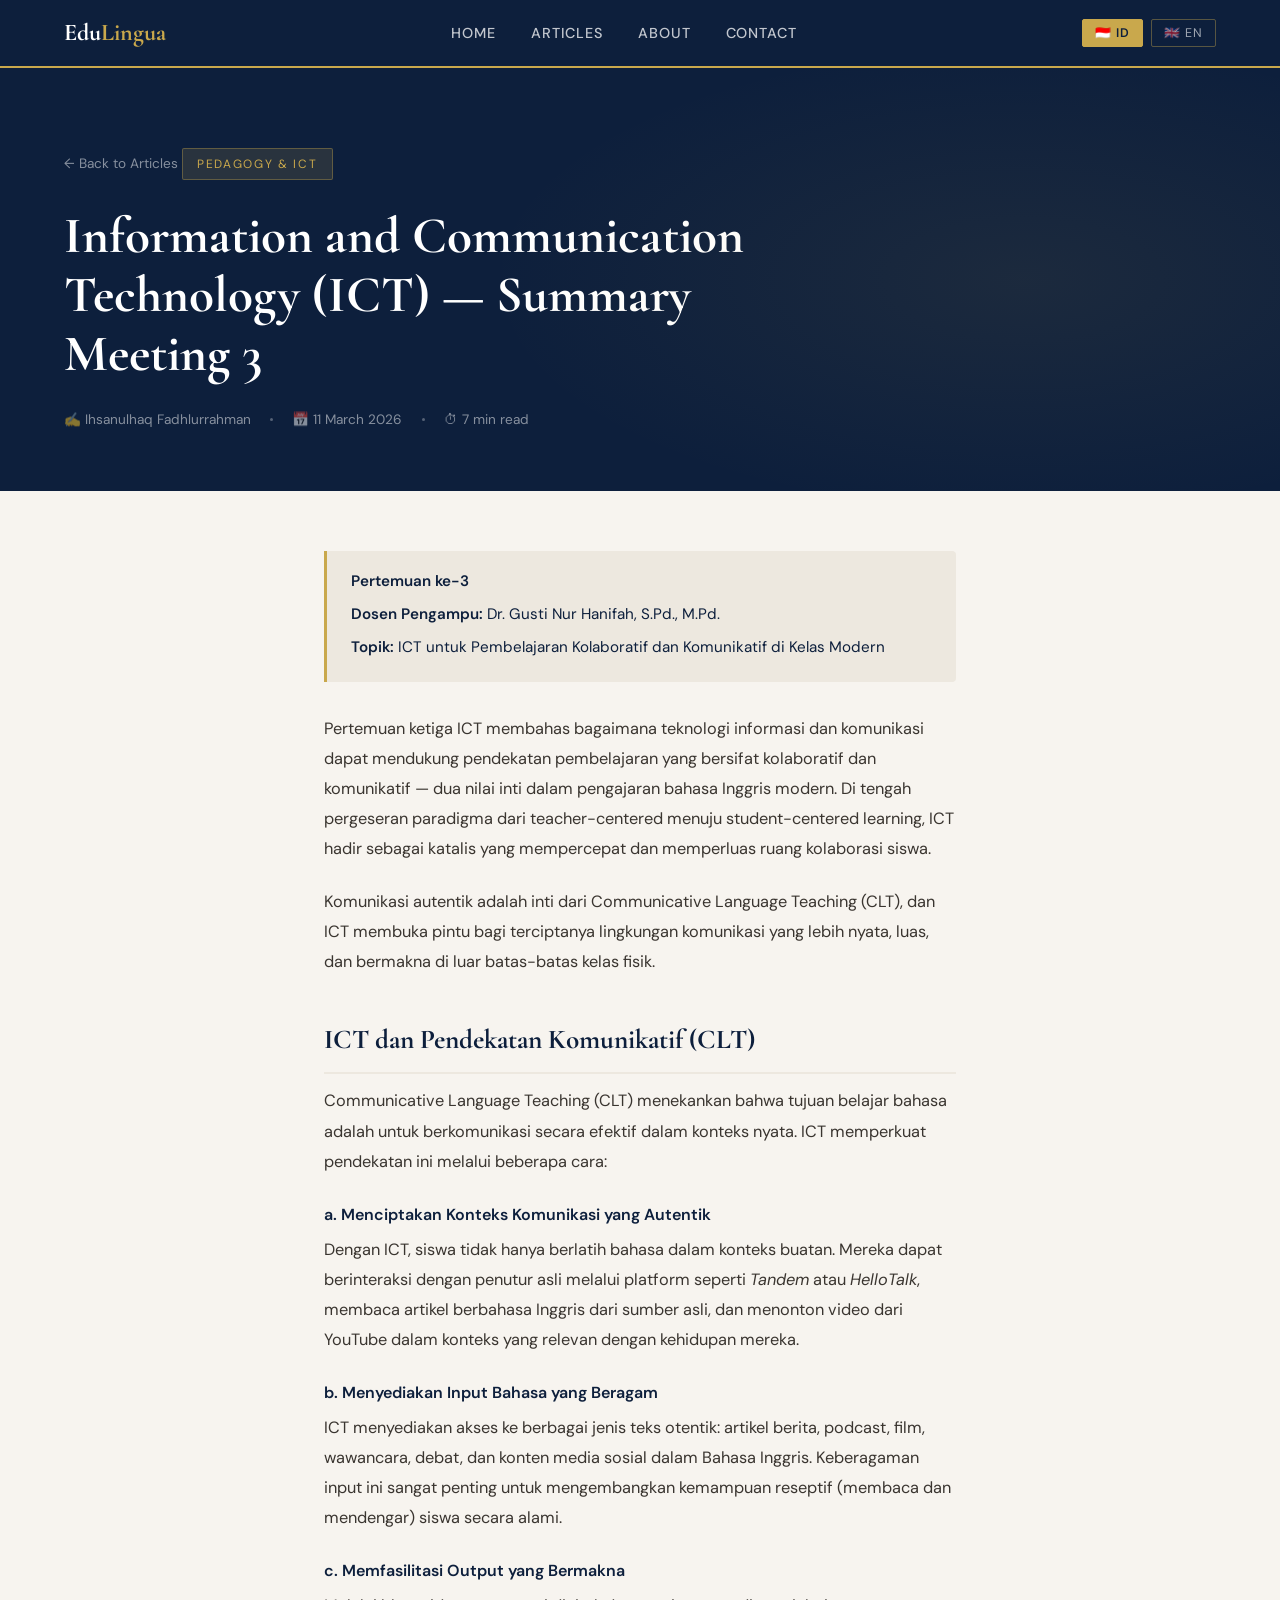
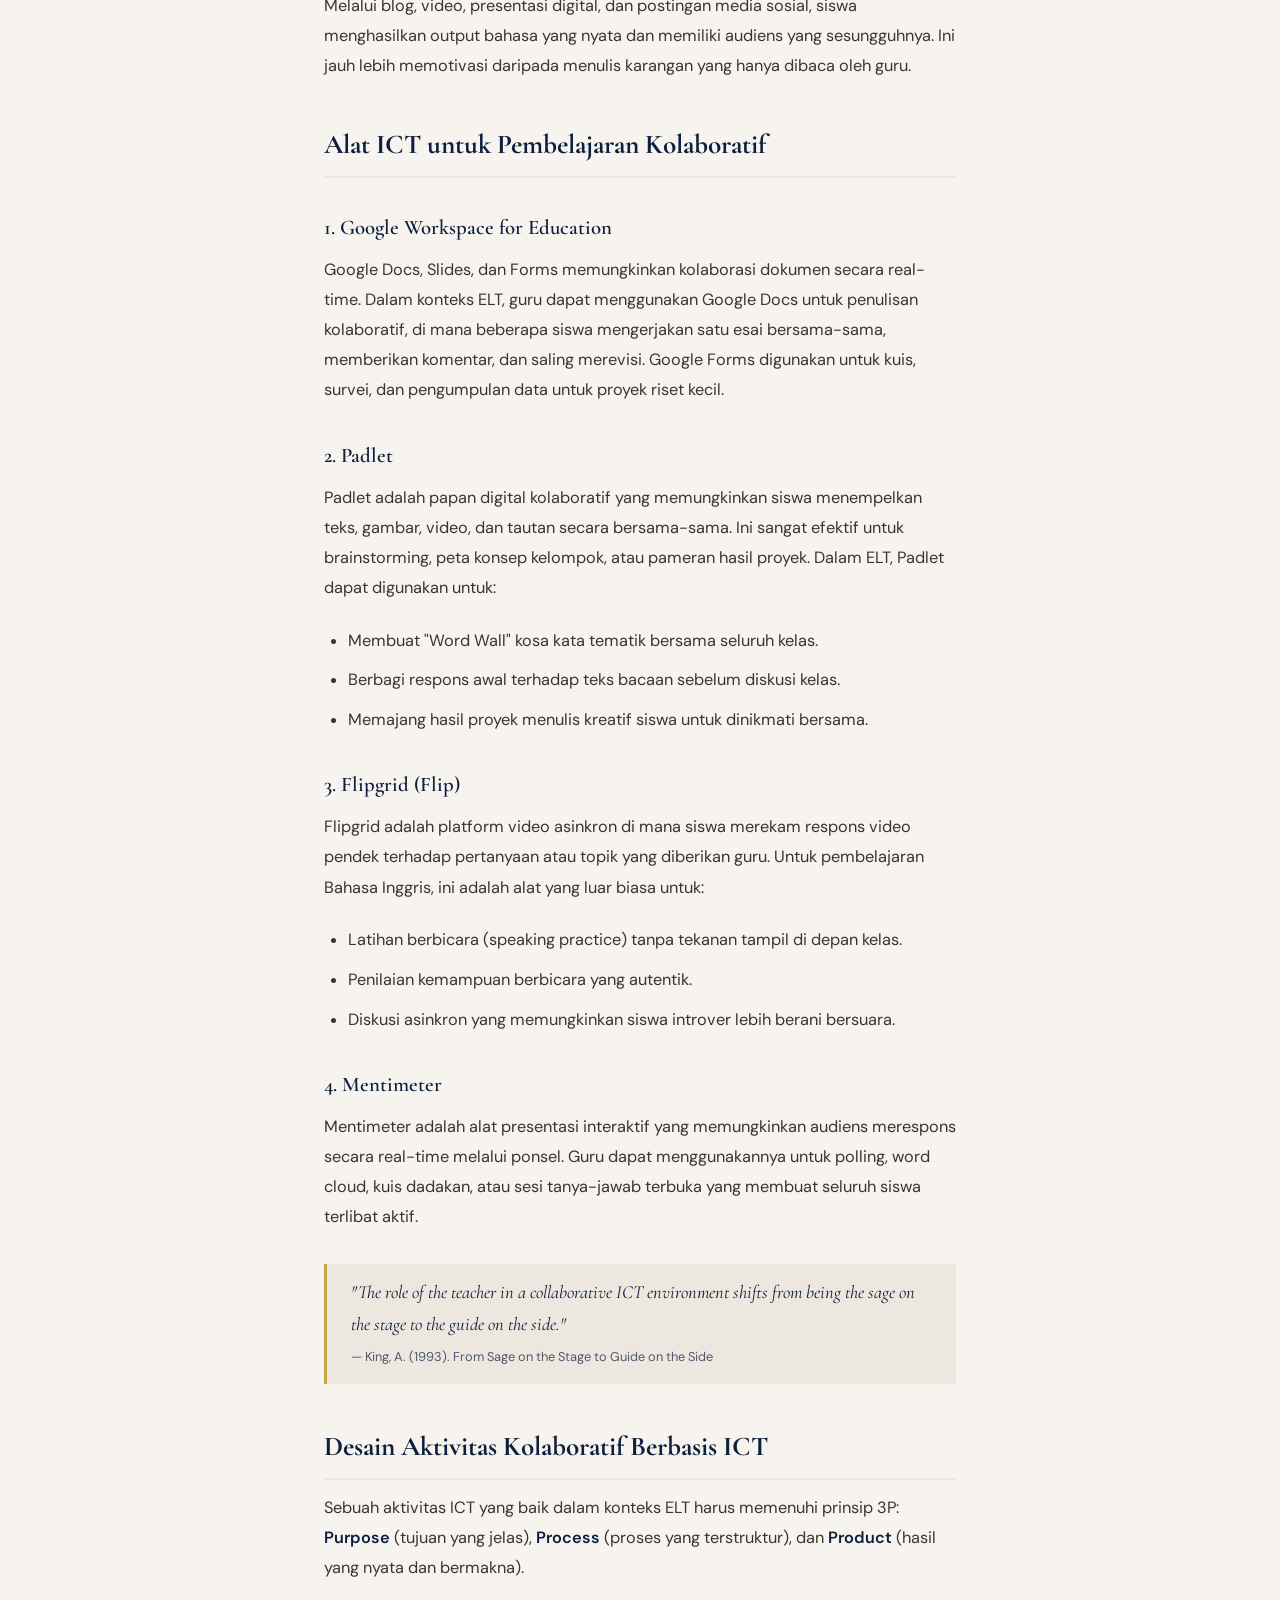
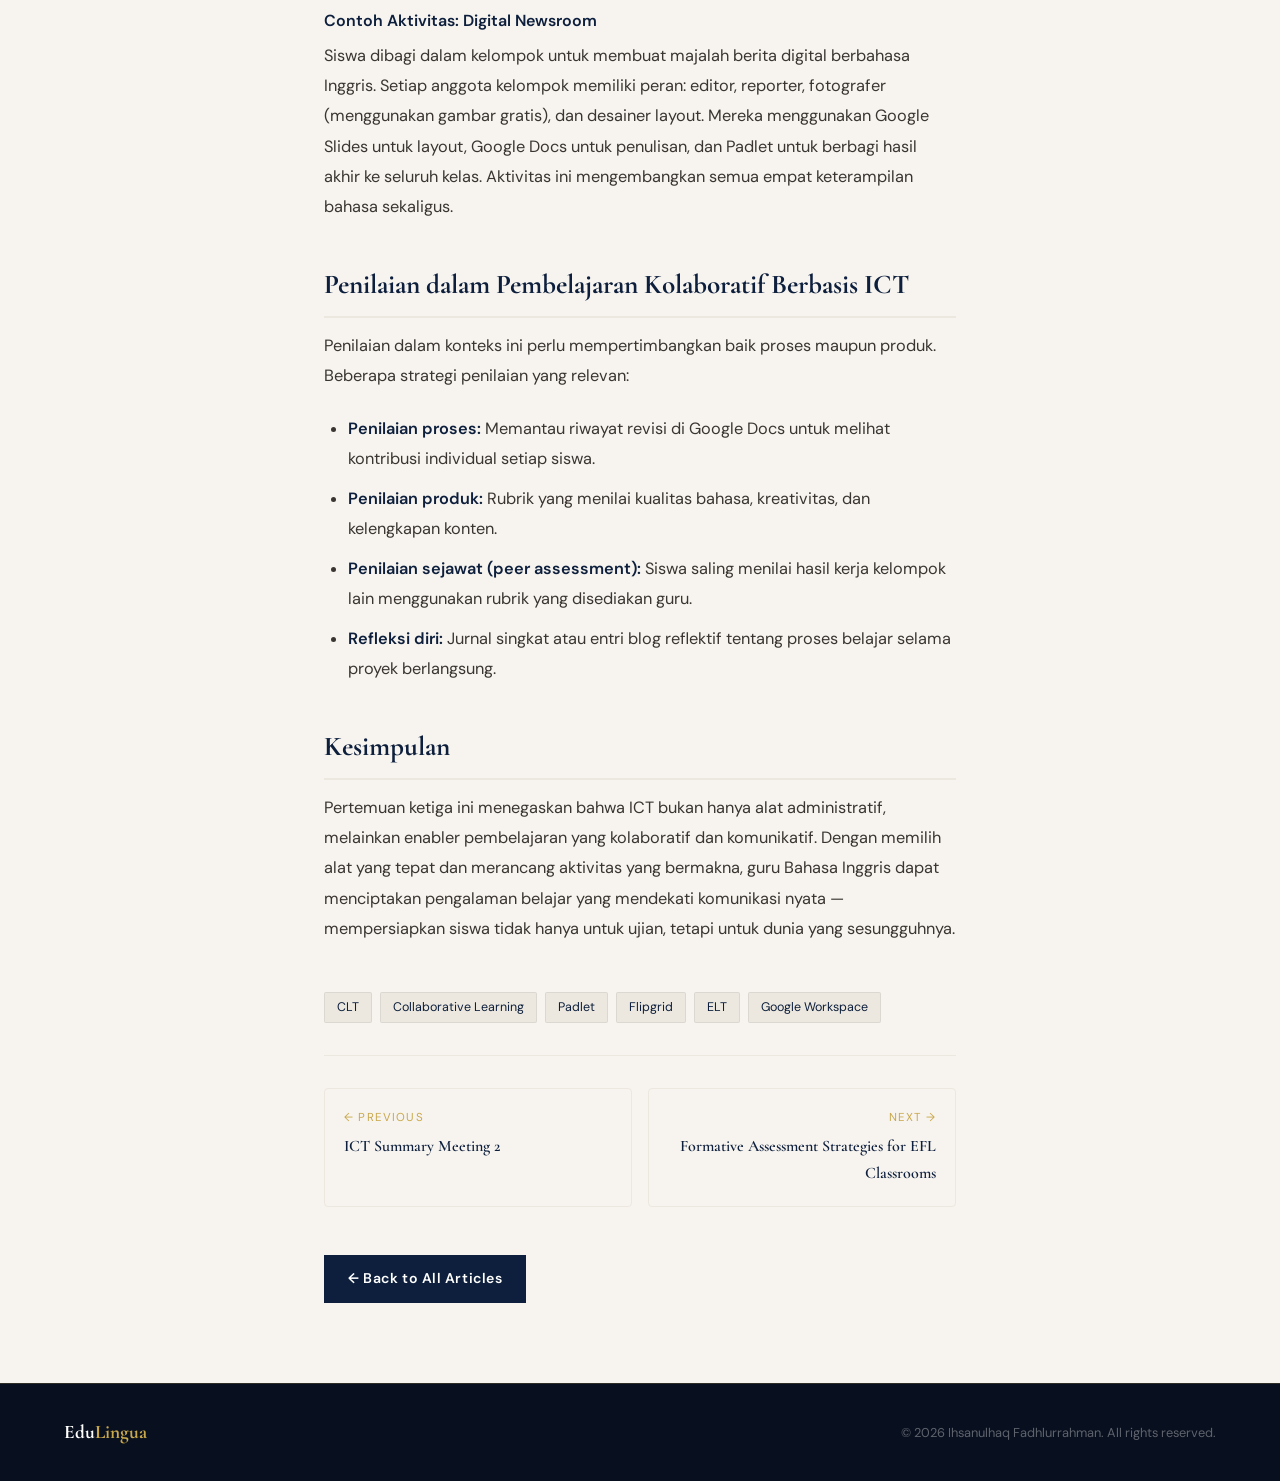
<file: blog/artikel-3.html>
<!doctype html>
<html lang="en">
  <head>
    <meta charset="UTF-8" />
    <meta name="viewport" content="width=device-width, initial-scale=1.0" />
    <title>ICT Summary Meeting 3 — EduLingua</title>
    <link href="https://fonts.googleapis.com/css2?family=Cormorant+Garamond:ital,wght@0,400;0,600;0,700;1,400&family=DM+Sans:wght@300;400;500&display=swap" rel="stylesheet"/>
    <style>
      *, *::before, *::after { box-sizing: border-box; margin: 0; padding: 0; }
      :root {
        --navy: #0d1f3c; --gold: #c9a84c; --ivory: #f7f4ef; --warm: #ede8df;
        --muted: #7a7067; --white: #ffffff;
        --serif: "Cormorant Garamond", Georgia, serif;
        --sans: "DM Sans", sans-serif;
      }
      html { scroll-behavior: smooth; }
      body { background: var(--ivory); color: var(--navy); font-family: var(--sans); font-size: 16px; line-height: 1.7; }
      nav { position: sticky; top: 0; z-index: 100; background: var(--navy); display: flex; align-items: center; justify-content: space-between; padding: 0 5vw; height: 68px; border-bottom: 2px solid var(--gold); }
      .nav-logo { font-family: var(--serif); font-size: 1.5rem; font-weight: 700; color: var(--white); text-decoration: none; }
      .nav-logo span { color: var(--gold); }
      .nav-links { display: flex; gap: 2.2rem; list-style: none; }
      .nav-links a { color: rgba(255,255,255,.75); text-decoration: none; font-size: .9rem; letter-spacing: .06em; text-transform: uppercase; font-weight: 500; transition: color .25s; }
      .nav-links a:hover { color: var(--gold); }
      .lang-toggle { display: flex; gap: .5rem; align-items: center; }
      .lang-btn { background: transparent; border: 1px solid rgba(201,168,76,.4); color: rgba(255,255,255,.6); padding: 5px 12px; font-size: .78rem; letter-spacing: .08em; cursor: pointer; border-radius: 2px; font-family: var(--sans); transition: all .2s; }
      .lang-btn.active { background: var(--gold); color: var(--navy); border-color: var(--gold); font-weight: 600; }
      .lang-btn:hover:not(.active) { border-color: var(--gold); color: var(--gold); }
      .article-hero { background: var(--navy); padding: 80px 5vw 60px; position: relative; overflow: hidden; }
      .article-hero::before { content: ""; position: absolute; inset: 0; background: radial-gradient(ellipse 60% 80% at 80% 50%, rgba(201,168,76,.08), transparent 70%); pointer-events: none; }
      .back-link { display: inline-flex; align-items: center; gap: .4rem; color: rgba(255,255,255,.5); text-decoration: none; font-size: .85rem; margin-bottom: 2rem; transition: color .2s; }
      .back-link:hover { color: var(--gold); }
      .article-cat { display: inline-block; background: rgba(201,168,76,.15); color: var(--gold); font-size: .75rem; letter-spacing: .14em; text-transform: uppercase; padding: 5px 14px; border: 1px solid rgba(201,168,76,.35); border-radius: 2px; margin-bottom: 1.2rem; }
      .article-title { font-family: var(--serif); font-size: clamp(2rem, 5vw, 3.2rem); font-weight: 700; color: var(--white); line-height: 1.15; max-width: 760px; margin-bottom: 1.5rem; }
      .article-meta { display: flex; align-items: center; gap: 1.2rem; flex-wrap: wrap; font-size: .85rem; color: rgba(255,255,255,.5); }
      .article-meta span { display: flex; align-items: center; gap: .4rem; }
      .meta-dot { width: 3px; height: 3px; background: rgba(255,255,255,.3); border-radius: 50%; }
      .article-wrap { max-width: 760px; margin: 0 auto; padding: 60px 5vw 80px; }
      .lang-content { display: none; }
      .lang-content.active { display: block; }
      .article-content h2 { font-family: var(--serif); font-size: 1.7rem; font-weight: 700; color: var(--navy); margin: 2.5rem 0 .8rem; padding-bottom: .5rem; border-bottom: 2px solid var(--warm); }
      .article-content h3 { font-family: var(--serif); font-size: 1.3rem; font-weight: 600; color: var(--navy); margin: 2rem 0 .6rem; }
      .article-content h4 { font-family: var(--sans); font-size: 1rem; font-weight: 600; color: var(--navy); margin: 1.5rem 0 .4rem; }
      .article-content p { color: #3a3530; margin-bottom: 1.4rem; font-size: 1.02rem; line-height: 1.85; }
      .article-content ul, .article-content ol { margin: 0 0 1.4rem 1.5rem; color: #3a3530; font-size: 1.02rem; line-height: 1.85; }
      .article-content li { margin-bottom: .6rem; }
      .article-content blockquote { border-left: 3px solid var(--gold); padding: .8rem 1.5rem; margin: 2rem 0; background: var(--warm); border-radius: 0 4px 4px 0; font-family: var(--serif); font-size: 1.15rem; font-style: italic; color: var(--navy); }
      .article-content strong { color: var(--navy); font-weight: 600; }
      .article-content a { color: var(--gold); text-decoration: underline; }
      .info-box { background: var(--warm); border-left: 3px solid var(--gold); border-radius: 0 4px 4px 0; padding: 1rem 1.5rem; margin-bottom: 2rem; }
      .info-box p { margin-bottom: .3rem; font-size: .95rem; color: var(--navy); }
      .article-tags { display: flex; flex-wrap: wrap; gap: .5rem; margin: 3rem 0 2rem; }
      .tag { background: var(--warm); color: var(--navy); font-size: .78rem; padding: 4px 12px; border-radius: 2px; border: 1px solid rgba(13,31,60,.08); }
      .article-divider { border: none; border-top: 1px solid var(--warm); margin: 2rem 0; }
      .article-nav { display: grid; grid-template-columns: 1fr 1fr; gap: 1rem; margin-top: 2rem; }
      .article-nav a { border: 1px solid var(--warm); border-radius: 4px; padding: 1.2rem; text-decoration: none; transition: border-color .2s, transform .2s; }
      .article-nav a:hover { border-color: var(--gold); transform: translateY(-2px); }
      .nav-dir { font-size: .72rem; letter-spacing: .1em; text-transform: uppercase; color: var(--gold); margin-bottom: .3rem; }
      .nav-title { font-family: var(--serif); font-size: 1rem; color: var(--navy); font-weight: 600; }
      .article-nav .next { text-align: right; }
      .back-to-blog { display: inline-flex; align-items: center; gap: .5rem; background: var(--navy); color: var(--white); padding: 12px 24px; text-decoration: none; font-size: .88rem; font-weight: 600; letter-spacing: .04em; margin-top: 3rem; transition: opacity .2s; }
      .back-to-blog:hover { opacity: .85; }
      footer { background: #080f1e; padding: 2rem 5vw; display: flex; align-items: center; justify-content: space-between; border-top: 1px solid rgba(201,168,76,.2); flex-wrap: wrap; gap: 1rem; }
      .footer-logo { font-family: var(--serif); font-size: 1.2rem; color: var(--white); font-weight: 700; }
      .footer-logo span { color: var(--gold); }
      .footer-copy { font-size: .8rem; color: rgba(255,255,255,.35); }
      @media (max-width: 640px) { .nav-links { display: none; } .article-nav { grid-template-columns: 1fr; } }
    </style>
  </head>
  <body>
    <nav>
      <a class="nav-logo" href="../index.html">Edu<span>Lingua</span></a>
      <ul class="nav-links">
        <li><a href="../index.html">Home</a></li>
        <li><a href="../index.html#posts">Articles</a></li>
        <li><a href="../index.html#about">About</a></li>
        <li><a href="../index.html#contact">Contact</a></li>
      </ul>
      <div class="lang-toggle">
        <button class="lang-btn active" onclick="switchLang('id', this)">🇮🇩 ID</button>
        <button class="lang-btn" onclick="switchLang('en', this)">🇬🇧 EN</button>
      </div>
    </nav>

    <div class="article-hero">
      <a class="back-link" href="../index.html#posts">← Back to Articles</a>
      <div class="article-cat">Pedagogy &amp; ICT</div>
      <h1 class="article-title">Information and Communication Technology (ICT) — Summary Meeting 3</h1>
      <div class="article-meta">
        <span>✍️ Ihsanulhaq Fadhlurrahman</span>
        <span class="meta-dot"></span>
        <span>📅 11 March 2026</span>
        <span class="meta-dot"></span>
        <span>⏱ 7 min read</span>
      </div>
    </div>

    <div class="article-wrap">

      <!-- 🇮🇩 BAHASA INDONESIA -->
      <div class="lang-content active" id="lang-id">
        <div class="article-content">
          <div class="info-box">
            <p><strong>Pertemuan ke-3</strong></p>
            <p><strong>Dosen Pengampu:</strong> Dr. Gusti Nur Hanifah, S.Pd., M.Pd.</p>
            <p><strong>Topik:</strong> ICT untuk Pembelajaran Kolaboratif dan Komunikatif di Kelas Modern</p>
          </div>

          <p>Pertemuan ketiga ICT membahas bagaimana teknologi informasi dan komunikasi dapat mendukung pendekatan pembelajaran yang bersifat kolaboratif dan komunikatif — dua nilai inti dalam pengajaran bahasa Inggris modern. Di tengah pergeseran paradigma dari teacher-centered menuju student-centered learning, ICT hadir sebagai katalis yang mempercepat dan memperluas ruang kolaborasi siswa.</p>

          <p>Komunikasi autentik adalah inti dari Communicative Language Teaching (CLT), dan ICT membuka pintu bagi terciptanya lingkungan komunikasi yang lebih nyata, luas, dan bermakna di luar batas-batas kelas fisik.</p>

          <h2>ICT dan Pendekatan Komunikatif (CLT)</h2>
          <p>Communicative Language Teaching (CLT) menekankan bahwa tujuan belajar bahasa adalah untuk berkomunikasi secara efektif dalam konteks nyata. ICT memperkuat pendekatan ini melalui beberapa cara:</p>

          <h4>a. Menciptakan Konteks Komunikasi yang Autentik</h4>
          <p>Dengan ICT, siswa tidak hanya berlatih bahasa dalam konteks buatan. Mereka dapat berinteraksi dengan penutur asli melalui platform seperti <em>Tandem</em> atau <em>HelloTalk</em>, membaca artikel berbahasa Inggris dari sumber asli, dan menonton video dari YouTube dalam konteks yang relevan dengan kehidupan mereka.</p>

          <h4>b. Menyediakan Input Bahasa yang Beragam</h4>
          <p>ICT menyediakan akses ke berbagai jenis teks otentik: artikel berita, podcast, film, wawancara, debat, dan konten media sosial dalam Bahasa Inggris. Keberagaman input ini sangat penting untuk mengembangkan kemampuan reseptif (membaca dan mendengar) siswa secara alami.</p>

          <h4>c. Memfasilitasi Output yang Bermakna</h4>
          <p>Melalui blog, video, presentasi digital, dan postingan media sosial, siswa menghasilkan output bahasa yang nyata dan memiliki audiens yang sesungguhnya. Ini jauh lebih memotivasi daripada menulis karangan yang hanya dibaca oleh guru.</p>

          <h2>Alat ICT untuk Pembelajaran Kolaboratif</h2>

          <h3>1. Google Workspace for Education</h3>
          <p>Google Docs, Slides, dan Forms memungkinkan kolaborasi dokumen secara real-time. Dalam konteks ELT, guru dapat menggunakan Google Docs untuk penulisan kolaboratif, di mana beberapa siswa mengerjakan satu esai bersama-sama, memberikan komentar, dan saling merevisi. Google Forms digunakan untuk kuis, survei, dan pengumpulan data untuk proyek riset kecil.</p>

          <h3>2. Padlet</h3>
          <p>Padlet adalah papan digital kolaboratif yang memungkinkan siswa menempelkan teks, gambar, video, dan tautan secara bersama-sama. Ini sangat efektif untuk brainstorming, peta konsep kelompok, atau pameran hasil proyek. Dalam ELT, Padlet dapat digunakan untuk:</p>
          <ul>
            <li>Membuat "Word Wall" kosa kata tematik bersama seluruh kelas.</li>
            <li>Berbagi respons awal terhadap teks bacaan sebelum diskusi kelas.</li>
            <li>Memajang hasil proyek menulis kreatif siswa untuk dinikmati bersama.</li>
          </ul>

          <h3>3. Flipgrid (Flip)</h3>
          <p>Flipgrid adalah platform video asinkron di mana siswa merekam respons video pendek terhadap pertanyaan atau topik yang diberikan guru. Untuk pembelajaran Bahasa Inggris, ini adalah alat yang luar biasa untuk:</p>
          <ul>
            <li>Latihan berbicara (speaking practice) tanpa tekanan tampil di depan kelas.</li>
            <li>Penilaian kemampuan berbicara yang autentik.</li>
            <li>Diskusi asinkron yang memungkinkan siswa introver lebih berani bersuara.</li>
          </ul>

          <h3>4. Mentimeter</h3>
          <p>Mentimeter adalah alat presentasi interaktif yang memungkinkan audiens merespons secara real-time melalui ponsel. Guru dapat menggunakannya untuk polling, word cloud, kuis dadakan, atau sesi tanya-jawab terbuka yang membuat seluruh siswa terlibat aktif.</p>

          <blockquote>
            "The role of the teacher in a collaborative ICT environment shifts from being the sage on the stage to the guide on the side."
            <br/><small style="font-family:var(--sans);font-size:.8rem;font-style:normal;opacity:.7">— King, A. (1993). From Sage on the Stage to Guide on the Side</small>
          </blockquote>

          <h2>Desain Aktivitas Kolaboratif Berbasis ICT</h2>
          <p>Sebuah aktivitas ICT yang baik dalam konteks ELT harus memenuhi prinsip 3P: <strong>Purpose</strong> (tujuan yang jelas), <strong>Process</strong> (proses yang terstruktur), dan <strong>Product</strong> (hasil yang nyata dan bermakna).</p>

          <h4>Contoh Aktivitas: Digital Newsroom</h4>
          <p>Siswa dibagi dalam kelompok untuk membuat majalah berita digital berbahasa Inggris. Setiap anggota kelompok memiliki peran: editor, reporter, fotografer (menggunakan gambar gratis), dan desainer layout. Mereka menggunakan Google Slides untuk layout, Google Docs untuk penulisan, dan Padlet untuk berbagi hasil akhir ke seluruh kelas. Aktivitas ini mengembangkan semua empat keterampilan bahasa sekaligus.</p>

          <h2>Penilaian dalam Pembelajaran Kolaboratif Berbasis ICT</h2>
          <p>Penilaian dalam konteks ini perlu mempertimbangkan baik proses maupun produk. Beberapa strategi penilaian yang relevan:</p>
          <ul>
            <li><strong>Penilaian proses:</strong> Memantau riwayat revisi di Google Docs untuk melihat kontribusi individual setiap siswa.</li>
            <li><strong>Penilaian produk:</strong> Rubrik yang menilai kualitas bahasa, kreativitas, dan kelengkapan konten.</li>
            <li><strong>Penilaian sejawat (peer assessment):</strong> Siswa saling menilai hasil kerja kelompok lain menggunakan rubrik yang disediakan guru.</li>
            <li><strong>Refleksi diri:</strong> Jurnal singkat atau entri blog reflektif tentang proses belajar selama proyek berlangsung.</li>
          </ul>

          <h2>Kesimpulan</h2>
          <p>Pertemuan ketiga ini menegaskan bahwa ICT bukan hanya alat administratif, melainkan enabler pembelajaran yang kolaboratif dan komunikatif. Dengan memilih alat yang tepat dan merancang aktivitas yang bermakna, guru Bahasa Inggris dapat menciptakan pengalaman belajar yang mendekati komunikasi nyata — mempersiapkan siswa tidak hanya untuk ujian, tetapi untuk dunia yang sesungguhnya.</p>
        </div>
      </div>

      <!-- 🇬🇧 ENGLISH VERSION -->
      <div class="lang-content" id="lang-en">
        <div class="article-content">
          <div class="info-box">
            <p><strong>Meeting 3</strong></p>
            <p><strong>Lecturer:</strong> Dr. Gusti Nur Hanifah, S.Pd., M.Pd.</p>
            <p><strong>Topic:</strong> ICT for Collaborative and Communicative Learning in the Modern Classroom</p>
          </div>

          <p>The third ICT meeting explored how information and communication technology can support collaborative and communicative learning approaches — two core values in modern English Language Teaching. Amid the paradigm shift from teacher-centered to student-centered learning, ICT serves as a catalyst that accelerates and expands the space for student collaboration.</p>

          <p>Authentic communication is at the heart of Communicative Language Teaching (CLT), and ICT opens doors to more real, expansive, and meaningful communication environments beyond the physical classroom.</p>

          <h2>ICT and the Communicative Approach (CLT)</h2>
          <p>CLT emphasizes that the goal of language learning is to communicate effectively in real contexts. ICT reinforces this approach by creating authentic communication contexts (platforms like Tandem or HelloTalk for interaction with native speakers), providing diverse language input (news articles, podcasts, films, social media content in English), and facilitating meaningful output (blogs, videos, digital presentations with real audiences).</p>

          <h2>ICT Tools for Collaborative Learning</h2>

          <h3>1. Google Workspace for Education</h3>
          <p>Google Docs, Slides, and Forms enable real-time document collaboration. In ELT contexts, teachers can use Google Docs for collaborative writing projects where multiple students work on a single essay, leave comments, and mutually revise each other's work.</p>

          <h3>2. Padlet</h3>
          <p>Padlet is a collaborative digital board where students can post text, images, videos, and links together — ideal for brainstorming, group concept maps, vocabulary word walls, sharing initial reading responses, or displaying creative writing projects.</p>

          <h3>3. Flipgrid (Flip)</h3>
          <p>Flipgrid is an asynchronous video platform where students record short video responses to teacher-provided questions or topics — excellent for speaking practice without the pressure of performing live, authentic speaking assessment, and giving introverted students a stronger voice in discussion.</p>

          <h3>4. Mentimeter</h3>
          <p>Mentimeter is an interactive presentation tool allowing real-time audience responses via mobile phones — used for polls, word clouds, pop quizzes, and open Q&amp;A sessions that keep all students actively engaged.</p>

          <blockquote>
            "The role of the teacher in a collaborative ICT environment shifts from being the sage on the stage to the guide on the side."
            <br/><small style="font-family:var(--sans);font-size:.8rem;font-style:normal;opacity:.7">— King, A. (1993). From Sage on the Stage to Guide on the Side</small>
          </blockquote>

          <h2>Designing ICT-Based Collaborative Activities</h2>
          <p>A good ICT activity in the ELT context must meet the 3P principles: <strong>Purpose</strong> (clear objectives), <strong>Process</strong> (structured workflow), and <strong>Product</strong> (a real, meaningful output). An example activity — <em>Digital Newsroom</em> — has students create a digital English-language news magazine in groups, using Google Slides for layout, Google Docs for writing, and Padlet to share the final result with the whole class.</p>

          <h2>Assessment in ICT-Based Collaborative Learning</h2>
          <p>Assessment in this context should consider both process and product: process assessment (monitoring Google Docs revision history to track individual contributions), product assessment (rubrics for language quality, creativity, and content completeness), peer assessment (students evaluating other groups' work), and self-reflection (brief journals or reflective blog entries about the learning process).</p>

          <h2>Conclusion</h2>
          <p>This third meeting affirmed that ICT is not merely an administrative tool, but an enabler of collaborative and communicative learning. By choosing the right tools and designing meaningful activities, English teachers can create learning experiences that approximate real communication — preparing students not only for exams, but for the real world.</p>
        </div>
      </div>

      <div class="article-tags">
        <span class="tag">CLT</span>
        <span class="tag">Collaborative Learning</span>
        <span class="tag">Padlet</span>
        <span class="tag">Flipgrid</span>
        <span class="tag">ELT</span>
        <span class="tag">Google Workspace</span>
      </div>

      <hr class="article-divider"/>

      <div class="article-nav">
        <a href="artikel-2.html" class="prev">
          <div class="nav-dir">← Previous</div>
          <div class="nav-title">ICT Summary Meeting 2</div>
        </a>
        <a href="artikel-4.html" class="next">
          <div class="nav-dir">Next →</div>
          <div class="nav-title">Formative Assessment Strategies for EFL Classrooms</div>
        </a>
      </div>

      <a class="back-to-blog" href="../index.html#posts">← Back to All Articles</a>
    </div>

    <footer>
      <div class="footer-logo">Edu<span>Lingua</span></div>
      <p class="footer-copy">© 2026 Ihsanulhaq Fadhlurrahman. All rights reserved.</p>
    </footer>

    <script>
      function switchLang(lang, btn) {
        document.querySelectorAll('.lang-content').forEach(el => el.classList.remove('active'));
        document.getElementById('lang-' + lang).classList.add('active');
        document.querySelectorAll('.lang-btn').forEach(b => b.classList.remove('active'));
        btn.classList.add('active');
      }
    </script>
  </body>
</html>
</file>
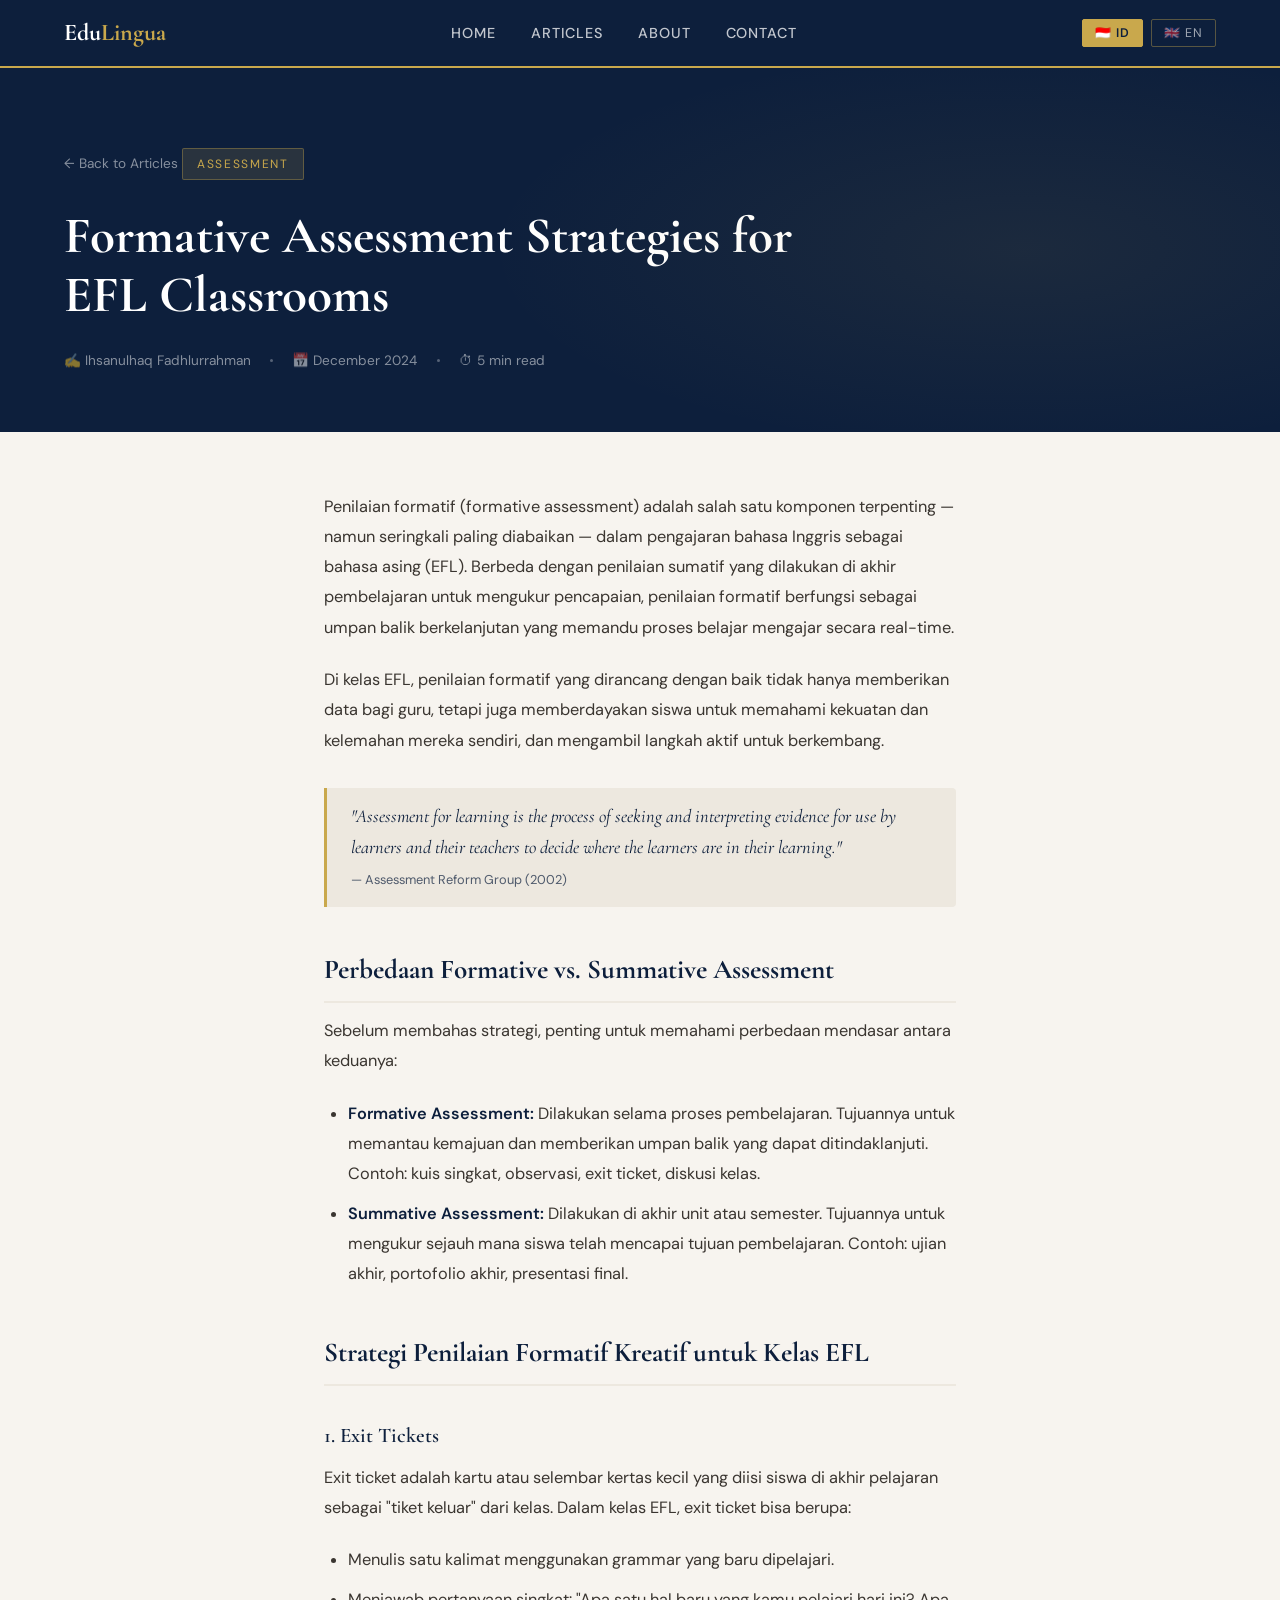
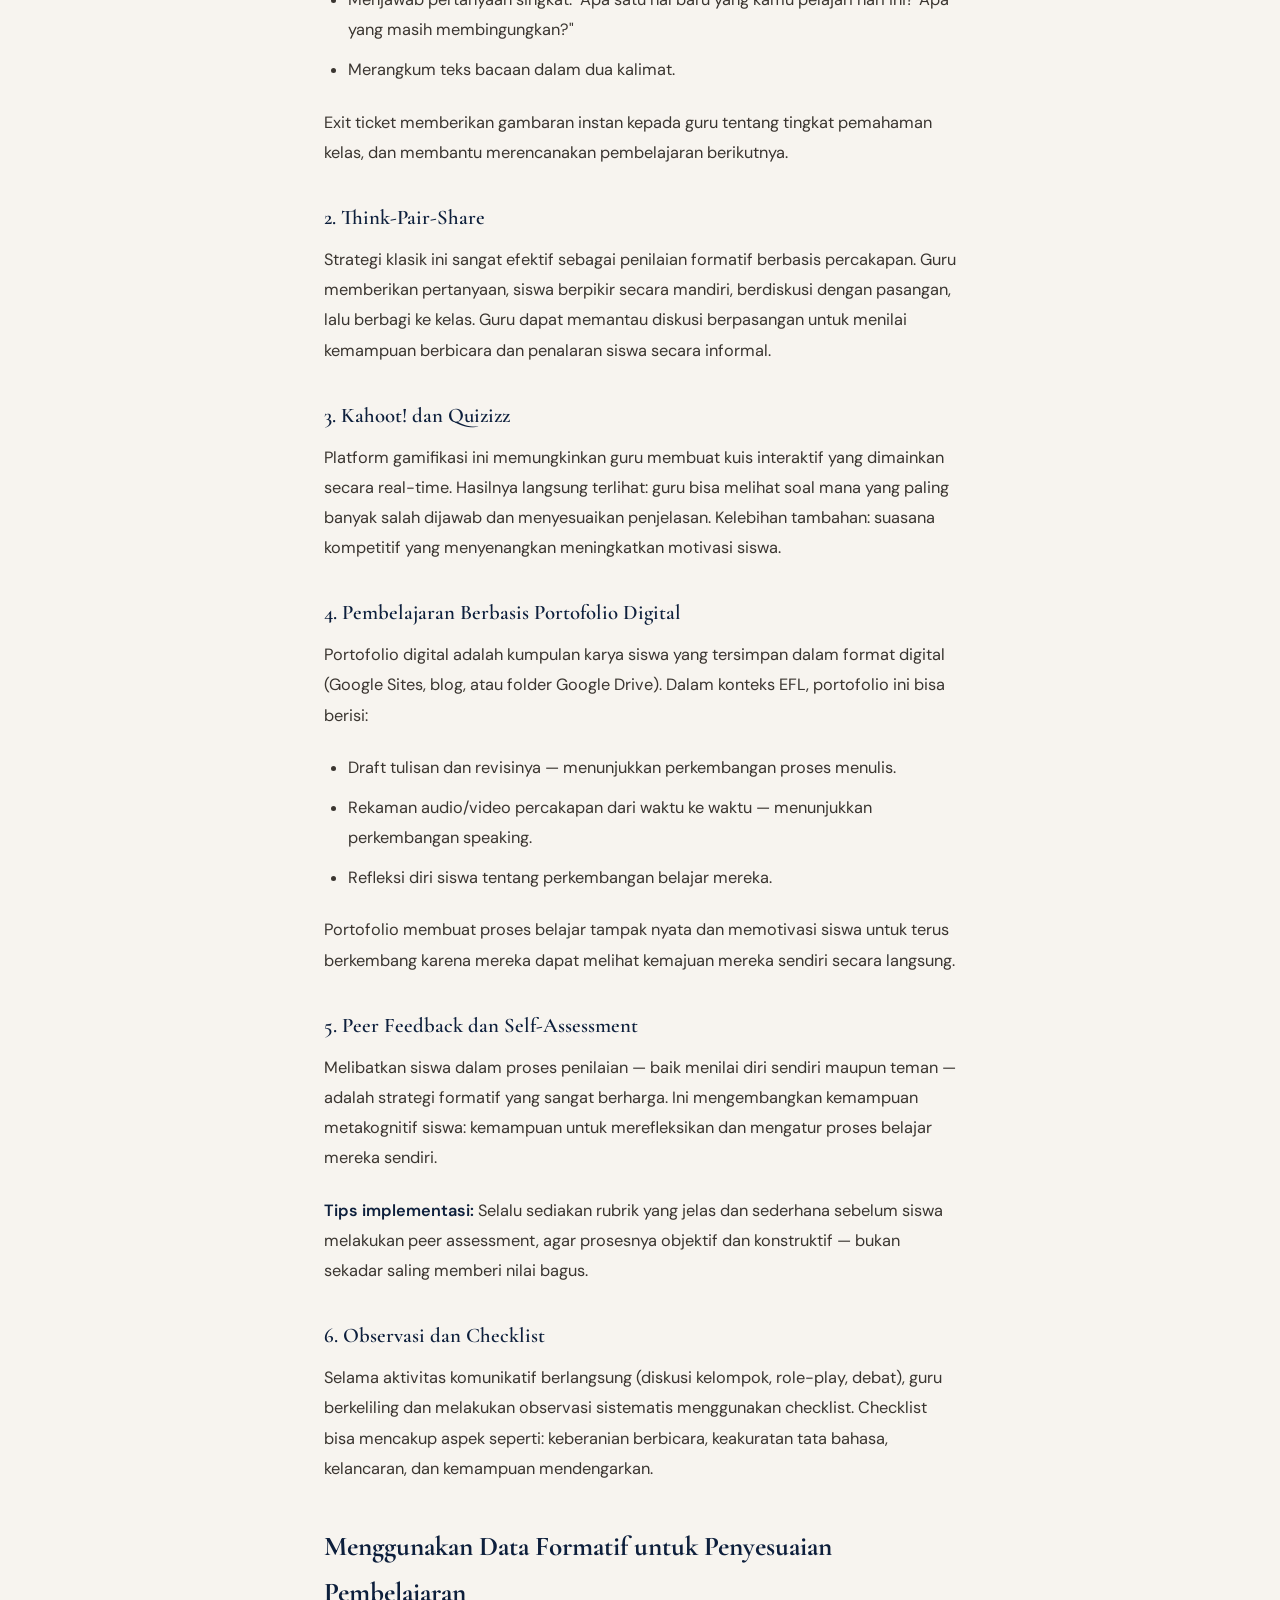
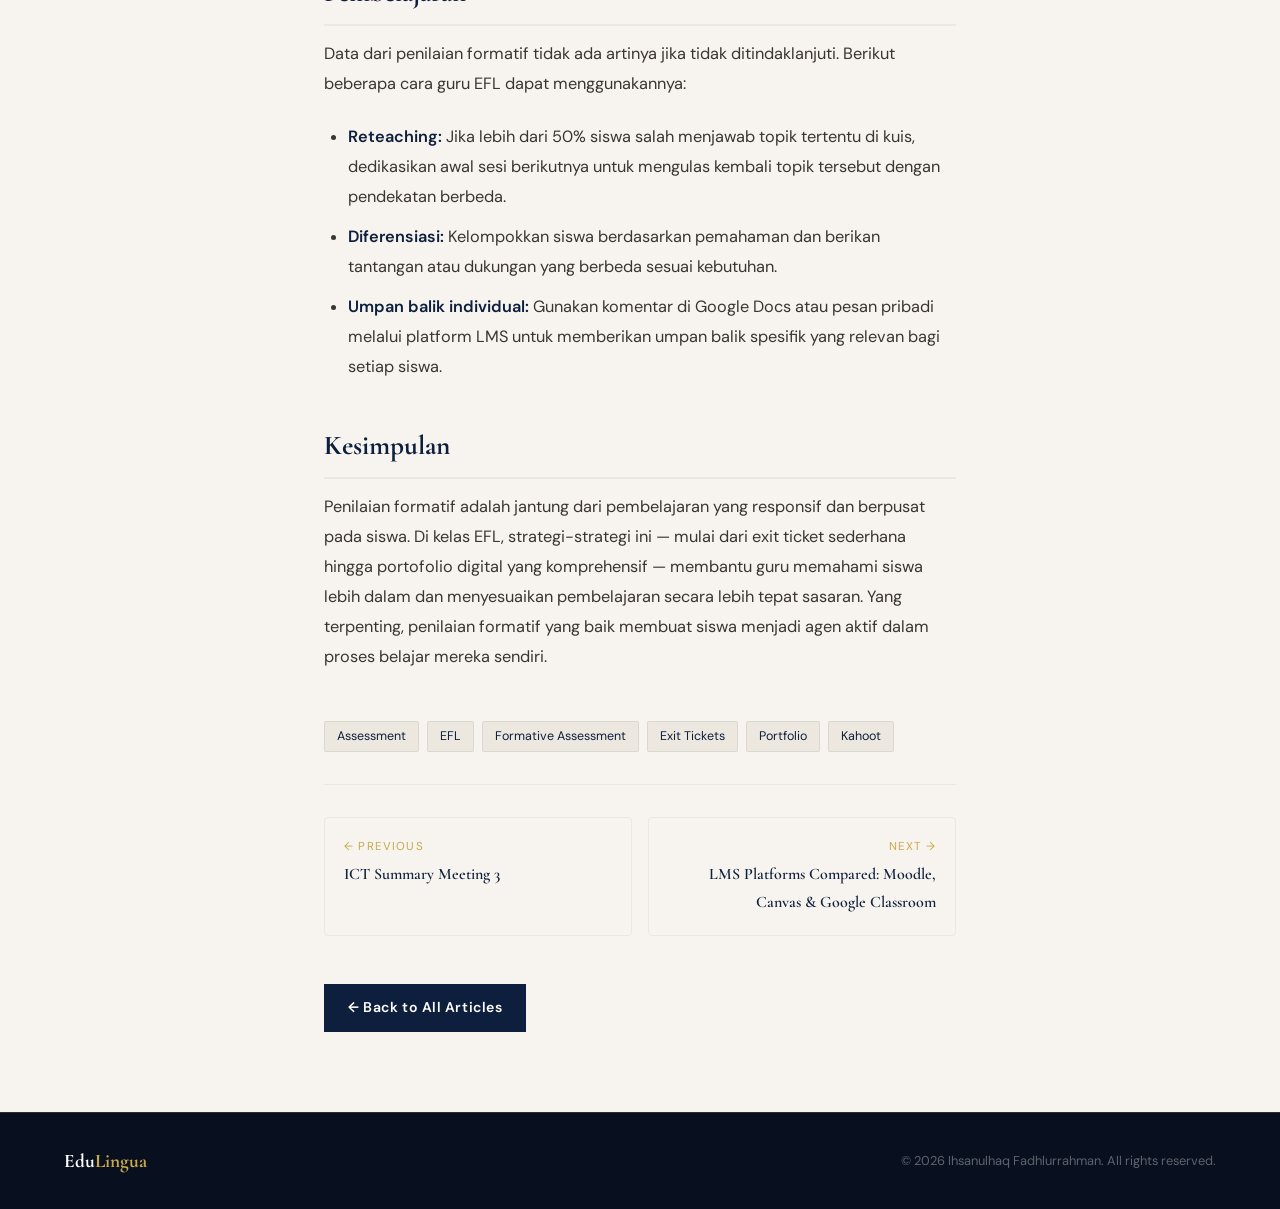
<file: blog/artikel-4.html>
<!doctype html>
<html lang="en">
  <head>
    <meta charset="UTF-8" />
    <meta name="viewport" content="width=device-width, initial-scale=1.0" />
    <title>Formative Assessment Strategies for EFL Classrooms — EduLingua</title>
    <link href="https://fonts.googleapis.com/css2?family=Cormorant+Garamond:ital,wght@0,400;0,600;0,700;1,400&family=DM+Sans:wght@300;400;500&display=swap" rel="stylesheet"/>
    <style>
      *, *::before, *::after { box-sizing: border-box; margin: 0; padding: 0; }
      :root {
        --navy: #0d1f3c; --gold: #c9a84c; --ivory: #f7f4ef; --warm: #ede8df;
        --muted: #7a7067; --white: #ffffff;
        --serif: "Cormorant Garamond", Georgia, serif;
        --sans: "DM Sans", sans-serif;
      }
      html { scroll-behavior: smooth; }
      body { background: var(--ivory); color: var(--navy); font-family: var(--sans); font-size: 16px; line-height: 1.7; }
      nav { position: sticky; top: 0; z-index: 100; background: var(--navy); display: flex; align-items: center; justify-content: space-between; padding: 0 5vw; height: 68px; border-bottom: 2px solid var(--gold); }
      .nav-logo { font-family: var(--serif); font-size: 1.5rem; font-weight: 700; color: var(--white); text-decoration: none; }
      .nav-logo span { color: var(--gold); }
      .nav-links { display: flex; gap: 2.2rem; list-style: none; }
      .nav-links a { color: rgba(255,255,255,.75); text-decoration: none; font-size: .9rem; letter-spacing: .06em; text-transform: uppercase; font-weight: 500; transition: color .25s; }
      .nav-links a:hover { color: var(--gold); }
      .lang-toggle { display: flex; gap: .5rem; align-items: center; }
      .lang-btn { background: transparent; border: 1px solid rgba(201,168,76,.4); color: rgba(255,255,255,.6); padding: 5px 12px; font-size: .78rem; letter-spacing: .08em; cursor: pointer; border-radius: 2px; font-family: var(--sans); transition: all .2s; }
      .lang-btn.active { background: var(--gold); color: var(--navy); border-color: var(--gold); font-weight: 600; }
      .lang-btn:hover:not(.active) { border-color: var(--gold); color: var(--gold); }
      .article-hero { background: var(--navy); padding: 80px 5vw 60px; position: relative; overflow: hidden; }
      .article-hero::before { content: ""; position: absolute; inset: 0; background: radial-gradient(ellipse 60% 80% at 80% 50%, rgba(201,168,76,.08), transparent 70%); pointer-events: none; }
      .back-link { display: inline-flex; align-items: center; gap: .4rem; color: rgba(255,255,255,.5); text-decoration: none; font-size: .85rem; margin-bottom: 2rem; transition: color .2s; }
      .back-link:hover { color: var(--gold); }
      .article-cat { display: inline-block; background: rgba(201,168,76,.15); color: var(--gold); font-size: .75rem; letter-spacing: .14em; text-transform: uppercase; padding: 5px 14px; border: 1px solid rgba(201,168,76,.35); border-radius: 2px; margin-bottom: 1.2rem; }
      .article-title { font-family: var(--serif); font-size: clamp(2rem, 5vw, 3.2rem); font-weight: 700; color: var(--white); line-height: 1.15; max-width: 760px; margin-bottom: 1.5rem; }
      .article-meta { display: flex; align-items: center; gap: 1.2rem; flex-wrap: wrap; font-size: .85rem; color: rgba(255,255,255,.5); }
      .article-meta span { display: flex; align-items: center; gap: .4rem; }
      .meta-dot { width: 3px; height: 3px; background: rgba(255,255,255,.3); border-radius: 50%; }
      .article-wrap { max-width: 760px; margin: 0 auto; padding: 60px 5vw 80px; }
      .lang-content { display: none; }
      .lang-content.active { display: block; }
      .article-content h2 { font-family: var(--serif); font-size: 1.7rem; font-weight: 700; color: var(--navy); margin: 2.5rem 0 .8rem; padding-bottom: .5rem; border-bottom: 2px solid var(--warm); }
      .article-content h3 { font-family: var(--serif); font-size: 1.3rem; font-weight: 600; color: var(--navy); margin: 2rem 0 .6rem; }
      .article-content h4 { font-family: var(--sans); font-size: 1rem; font-weight: 600; color: var(--navy); margin: 1.5rem 0 .4rem; }
      .article-content p { color: #3a3530; margin-bottom: 1.4rem; font-size: 1.02rem; line-height: 1.85; }
      .article-content ul, .article-content ol { margin: 0 0 1.4rem 1.5rem; color: #3a3530; font-size: 1.02rem; line-height: 1.85; }
      .article-content li { margin-bottom: .6rem; }
      .article-content blockquote { border-left: 3px solid var(--gold); padding: .8rem 1.5rem; margin: 2rem 0; background: var(--warm); border-radius: 0 4px 4px 0; font-family: var(--serif); font-size: 1.15rem; font-style: italic; color: var(--navy); }
      .article-content strong { color: var(--navy); font-weight: 600; }
      .article-content a { color: var(--gold); text-decoration: underline; }
      .article-tags { display: flex; flex-wrap: wrap; gap: .5rem; margin: 3rem 0 2rem; }
      .tag { background: var(--warm); color: var(--navy); font-size: .78rem; padding: 4px 12px; border-radius: 2px; border: 1px solid rgba(13,31,60,.08); }
      .article-divider { border: none; border-top: 1px solid var(--warm); margin: 2rem 0; }
      .article-nav { display: grid; grid-template-columns: 1fr 1fr; gap: 1rem; margin-top: 2rem; }
      .article-nav a { border: 1px solid var(--warm); border-radius: 4px; padding: 1.2rem; text-decoration: none; transition: border-color .2s, transform .2s; }
      .article-nav a:hover { border-color: var(--gold); transform: translateY(-2px); }
      .nav-dir { font-size: .72rem; letter-spacing: .1em; text-transform: uppercase; color: var(--gold); margin-bottom: .3rem; }
      .nav-title { font-family: var(--serif); font-size: 1rem; color: var(--navy); font-weight: 600; }
      .article-nav .next { text-align: right; }
      .back-to-blog { display: inline-flex; align-items: center; gap: .5rem; background: var(--navy); color: var(--white); padding: 12px 24px; text-decoration: none; font-size: .88rem; font-weight: 600; letter-spacing: .04em; margin-top: 3rem; transition: opacity .2s; }
      .back-to-blog:hover { opacity: .85; }
      footer { background: #080f1e; padding: 2rem 5vw; display: flex; align-items: center; justify-content: space-between; border-top: 1px solid rgba(201,168,76,.2); flex-wrap: wrap; gap: 1rem; }
      .footer-logo { font-family: var(--serif); font-size: 1.2rem; color: var(--white); font-weight: 700; }
      .footer-logo span { color: var(--gold); }
      .footer-copy { font-size: .8rem; color: rgba(255,255,255,.35); }
      @media (max-width: 640px) { .nav-links { display: none; } .article-nav { grid-template-columns: 1fr; } }
    </style>
  </head>
  <body>
    <nav>
      <a class="nav-logo" href="../index.html">Edu<span>Lingua</span></a>
      <ul class="nav-links">
        <li><a href="../index.html">Home</a></li>
        <li><a href="../index.html#posts">Articles</a></li>
        <li><a href="../index.html#about">About</a></li>
        <li><a href="../index.html#contact">Contact</a></li>
      </ul>
      <div class="lang-toggle">
        <button class="lang-btn active" onclick="switchLang('id', this)">🇮🇩 ID</button>
        <button class="lang-btn" onclick="switchLang('en', this)">🇬🇧 EN</button>
      </div>
    </nav>

    <div class="article-hero">
      <a class="back-link" href="../index.html#posts">← Back to Articles</a>
      <div class="article-cat">Assessment</div>
      <h1 class="article-title">Formative Assessment Strategies for EFL Classrooms</h1>
      <div class="article-meta">
        <span>✍️ Ihsanulhaq Fadhlurrahman</span>
        <span class="meta-dot"></span>
        <span>📅 December 2024</span>
        <span class="meta-dot"></span>
        <span>⏱ 5 min read</span>
      </div>
    </div>

    <div class="article-wrap">

      <!-- 🇮🇩 BAHASA INDONESIA -->
      <div class="lang-content active" id="lang-id">
        <div class="article-content">

          <p>Penilaian formatif (formative assessment) adalah salah satu komponen terpenting — namun seringkali paling diabaikan — dalam pengajaran bahasa Inggris sebagai bahasa asing (EFL). Berbeda dengan penilaian sumatif yang dilakukan di akhir pembelajaran untuk mengukur pencapaian, penilaian formatif berfungsi sebagai umpan balik berkelanjutan yang memandu proses belajar mengajar secara real-time.</p>

          <p>Di kelas EFL, penilaian formatif yang dirancang dengan baik tidak hanya memberikan data bagi guru, tetapi juga memberdayakan siswa untuk memahami kekuatan dan kelemahan mereka sendiri, dan mengambil langkah aktif untuk berkembang.</p>

          <blockquote>
            "Assessment for learning is the process of seeking and interpreting evidence for use by learners and their teachers to decide where the learners are in their learning."
            <br/><small style="font-family:var(--sans);font-size:.8rem;font-style:normal;opacity:.7">— Assessment Reform Group (2002)</small>
          </blockquote>

          <h2>Perbedaan Formative vs. Summative Assessment</h2>
          <p>Sebelum membahas strategi, penting untuk memahami perbedaan mendasar antara keduanya:</p>
          <ul>
            <li><strong>Formative Assessment:</strong> Dilakukan selama proses pembelajaran. Tujuannya untuk memantau kemajuan dan memberikan umpan balik yang dapat ditindaklanjuti. Contoh: kuis singkat, observasi, exit ticket, diskusi kelas.</li>
            <li><strong>Summative Assessment:</strong> Dilakukan di akhir unit atau semester. Tujuannya untuk mengukur sejauh mana siswa telah mencapai tujuan pembelajaran. Contoh: ujian akhir, portofolio akhir, presentasi final.</li>
          </ul>

          <h2>Strategi Penilaian Formatif Kreatif untuk Kelas EFL</h2>

          <h3>1. Exit Tickets</h3>
          <p>Exit ticket adalah kartu atau selembar kertas kecil yang diisi siswa di akhir pelajaran sebagai "tiket keluar" dari kelas. Dalam kelas EFL, exit ticket bisa berupa:</p>
          <ul>
            <li>Menulis satu kalimat menggunakan grammar yang baru dipelajari.</li>
            <li>Menjawab pertanyaan singkat: "Apa satu hal baru yang kamu pelajari hari ini? Apa yang masih membingungkan?"</li>
            <li>Merangkum teks bacaan dalam dua kalimat.</li>
          </ul>
          <p>Exit ticket memberikan gambaran instan kepada guru tentang tingkat pemahaman kelas, dan membantu merencanakan pembelajaran berikutnya.</p>

          <h3>2. Think-Pair-Share</h3>
          <p>Strategi klasik ini sangat efektif sebagai penilaian formatif berbasis percakapan. Guru memberikan pertanyaan, siswa berpikir secara mandiri, berdiskusi dengan pasangan, lalu berbagi ke kelas. Guru dapat memantau diskusi berpasangan untuk menilai kemampuan berbicara dan penalaran siswa secara informal.</p>

          <h3>3. Kahoot! dan Quizizz</h3>
          <p>Platform gamifikasi ini memungkinkan guru membuat kuis interaktif yang dimainkan secara real-time. Hasilnya langsung terlihat: guru bisa melihat soal mana yang paling banyak salah dijawab dan menyesuaikan penjelasan. Kelebihan tambahan: suasana kompetitif yang menyenangkan meningkatkan motivasi siswa.</p>

          <h3>4. Pembelajaran Berbasis Portofolio Digital</h3>
          <p>Portofolio digital adalah kumpulan karya siswa yang tersimpan dalam format digital (Google Sites, blog, atau folder Google Drive). Dalam konteks EFL, portofolio ini bisa berisi:</p>
          <ul>
            <li>Draft tulisan dan revisinya — menunjukkan perkembangan proses menulis.</li>
            <li>Rekaman audio/video percakapan dari waktu ke waktu — menunjukkan perkembangan speaking.</li>
            <li>Refleksi diri siswa tentang perkembangan belajar mereka.</li>
          </ul>
          <p>Portofolio membuat proses belajar tampak nyata dan memotivasi siswa untuk terus berkembang karena mereka dapat melihat kemajuan mereka sendiri secara langsung.</p>

          <h3>5. Peer Feedback dan Self-Assessment</h3>
          <p>Melibatkan siswa dalam proses penilaian — baik menilai diri sendiri maupun teman — adalah strategi formatif yang sangat berharga. Ini mengembangkan kemampuan metakognitif siswa: kemampuan untuk merefleksikan dan mengatur proses belajar mereka sendiri.</p>
          <p><strong>Tips implementasi:</strong> Selalu sediakan rubrik yang jelas dan sederhana sebelum siswa melakukan peer assessment, agar prosesnya objektif dan konstruktif — bukan sekadar saling memberi nilai bagus.</p>

          <h3>6. Observasi dan Checklist</h3>
          <p>Selama aktivitas komunikatif berlangsung (diskusi kelompok, role-play, debat), guru berkeliling dan melakukan observasi sistematis menggunakan checklist. Checklist bisa mencakup aspek seperti: keberanian berbicara, keakuratan tata bahasa, kelancaran, dan kemampuan mendengarkan.</p>

          <h2>Menggunakan Data Formatif untuk Penyesuaian Pembelajaran</h2>
          <p>Data dari penilaian formatif tidak ada artinya jika tidak ditindaklanjuti. Berikut beberapa cara guru EFL dapat menggunakannya:</p>
          <ul>
            <li><strong>Reteaching:</strong> Jika lebih dari 50% siswa salah menjawab topik tertentu di kuis, dedikasikan awal sesi berikutnya untuk mengulas kembali topik tersebut dengan pendekatan berbeda.</li>
            <li><strong>Diferensiasi:</strong> Kelompokkan siswa berdasarkan pemahaman dan berikan tantangan atau dukungan yang berbeda sesuai kebutuhan.</li>
            <li><strong>Umpan balik individual:</strong> Gunakan komentar di Google Docs atau pesan pribadi melalui platform LMS untuk memberikan umpan balik spesifik yang relevan bagi setiap siswa.</li>
          </ul>

          <h2>Kesimpulan</h2>
          <p>Penilaian formatif adalah jantung dari pembelajaran yang responsif dan berpusat pada siswa. Di kelas EFL, strategi-strategi ini — mulai dari exit ticket sederhana hingga portofolio digital yang komprehensif — membantu guru memahami siswa lebih dalam dan menyesuaikan pembelajaran secara lebih tepat sasaran. Yang terpenting, penilaian formatif yang baik membuat siswa menjadi agen aktif dalam proses belajar mereka sendiri.</p>
        </div>
      </div>

      <!-- 🇬🇧 ENGLISH VERSION -->
      <div class="lang-content" id="lang-en">
        <div class="article-content">

          <p>Formative assessment is one of the most important — yet most often overlooked — components of English as a Foreign Language (EFL) teaching. Unlike summative assessment conducted at the end of learning to measure achievement, formative assessment serves as ongoing feedback that guides the teaching and learning process in real time.</p>

          <p>In EFL classrooms, well-designed formative assessment not only provides data for teachers but also empowers students to understand their own strengths and weaknesses and take active steps to improve.</p>

          <blockquote>
            "Assessment for learning is the process of seeking and interpreting evidence for use by learners and their teachers to decide where the learners are in their learning."
            <br/><small style="font-family:var(--sans);font-size:.8rem;font-style:normal;opacity:.7">— Assessment Reform Group (2002)</small>
          </blockquote>

          <h2>Formative vs. Summative Assessment</h2>
          <p><strong>Formative Assessment</strong> occurs during the learning process, monitoring progress and providing actionable feedback (quick quizzes, observations, exit tickets, class discussions). <strong>Summative Assessment</strong> occurs at the end of a unit or semester, measuring achievement against learning objectives (final exams, portfolios, final presentations).</p>

          <h2>Creative Formative Assessment Strategies for EFL Classrooms</h2>

          <h3>1. Exit Tickets</h3>
          <p>A small card or paper students fill in at the end of a lesson as their "exit ticket." In EFL, exit tickets might include writing one sentence using newly learned grammar, answering "What's one new thing you learned today? What's still confusing?", or summarizing a reading text in two sentences. They give teachers an instant snapshot of class comprehension.</p>

          <h3>2. Think-Pair-Share</h3>
          <p>A classic strategy highly effective as conversation-based formative assessment. The teacher poses a question, students think independently, discuss with a partner, then share with the class. Teachers can monitor paired discussions to informally assess speaking ability and student reasoning.</p>

          <h3>3. Kahoot! and Quizizz</h3>
          <p>These gamification platforms allow teachers to create interactive real-time quizzes. Results are immediately visible — teachers can see which questions were most frequently answered incorrectly and adjust explanations accordingly. The bonus: competitive, game-like atmospheres boost student motivation.</p>

          <h3>4. Digital Portfolio-Based Learning</h3>
          <p>A digital portfolio is a collection of student work stored in digital format (Google Sites, blogs, or Google Drive folders). In EFL, portfolios may contain writing drafts and revisions (showing writing process development), audio/video conversation recordings over time (showing speaking development), and student self-reflections on their learning progress.</p>

          <h3>5. Peer Feedback and Self-Assessment</h3>
          <p>Involving students in the assessment process — evaluating themselves and their peers — is a highly valuable formative strategy. It develops students' metacognitive abilities: the capacity to reflect on and regulate their own learning. Always provide a clear, simple rubric before students conduct peer assessment to ensure the process is objective and constructive.</p>

          <h3>6. Observation and Checklists</h3>
          <p>During communicative activities (group discussions, role-plays, debates), teachers circulate and conduct systematic observation using checklists covering aspects like willingness to speak, grammatical accuracy, fluency, and listening ability.</p>

          <h2>Using Formative Data to Adjust Instruction</h2>
          <p>Formative assessment data is meaningless without follow-up action: reteaching (if more than 50% of students answered a topic incorrectly, revisit it at the start of the next session with a different approach), differentiation (grouping students by understanding level and providing different challenges or support), and individual feedback (comments in Google Docs or LMS messages for specific, relevant feedback for each student).</p>

          <h2>Conclusion</h2>
          <p>Formative assessment is the heartbeat of responsive, student-centered learning. In EFL classrooms, these strategies — from simple exit tickets to comprehensive digital portfolios — help teachers understand students more deeply and adjust instruction more precisely. Most importantly, good formative assessment makes students active agents in their own learning process.</p>
        </div>
      </div>

      <div class="article-tags">
        <span class="tag">Assessment</span>
        <span class="tag">EFL</span>
        <span class="tag">Formative Assessment</span>
        <span class="tag">Exit Tickets</span>
        <span class="tag">Portfolio</span>
        <span class="tag">Kahoot</span>
      </div>

      <hr class="article-divider"/>

      <div class="article-nav">
        <a href="artikel-3.html" class="prev">
          <div class="nav-dir">← Previous</div>
          <div class="nav-title">ICT Summary Meeting 3</div>
        </a>
        <a href="artikel-5.html" class="next">
          <div class="nav-dir">Next →</div>
          <div class="nav-title">LMS Platforms Compared: Moodle, Canvas &amp; Google Classroom</div>
        </a>
      </div>

      <a class="back-to-blog" href="../index.html#posts">← Back to All Articles</a>
    </div>

    <footer>
      <div class="footer-logo">Edu<span>Lingua</span></div>
      <p class="footer-copy">© 2026 Ihsanulhaq Fadhlurrahman. All rights reserved.</p>
    </footer>

    <script>
      function switchLang(lang, btn) {
        document.querySelectorAll('.lang-content').forEach(el => el.classList.remove('active'));
        document.getElementById('lang-' + lang).classList.add('active');
        document.querySelectorAll('.lang-btn').forEach(b => b.classList.remove('active'));
        btn.classList.add('active');
      }
    </script>
  </body>
</html>
</file>
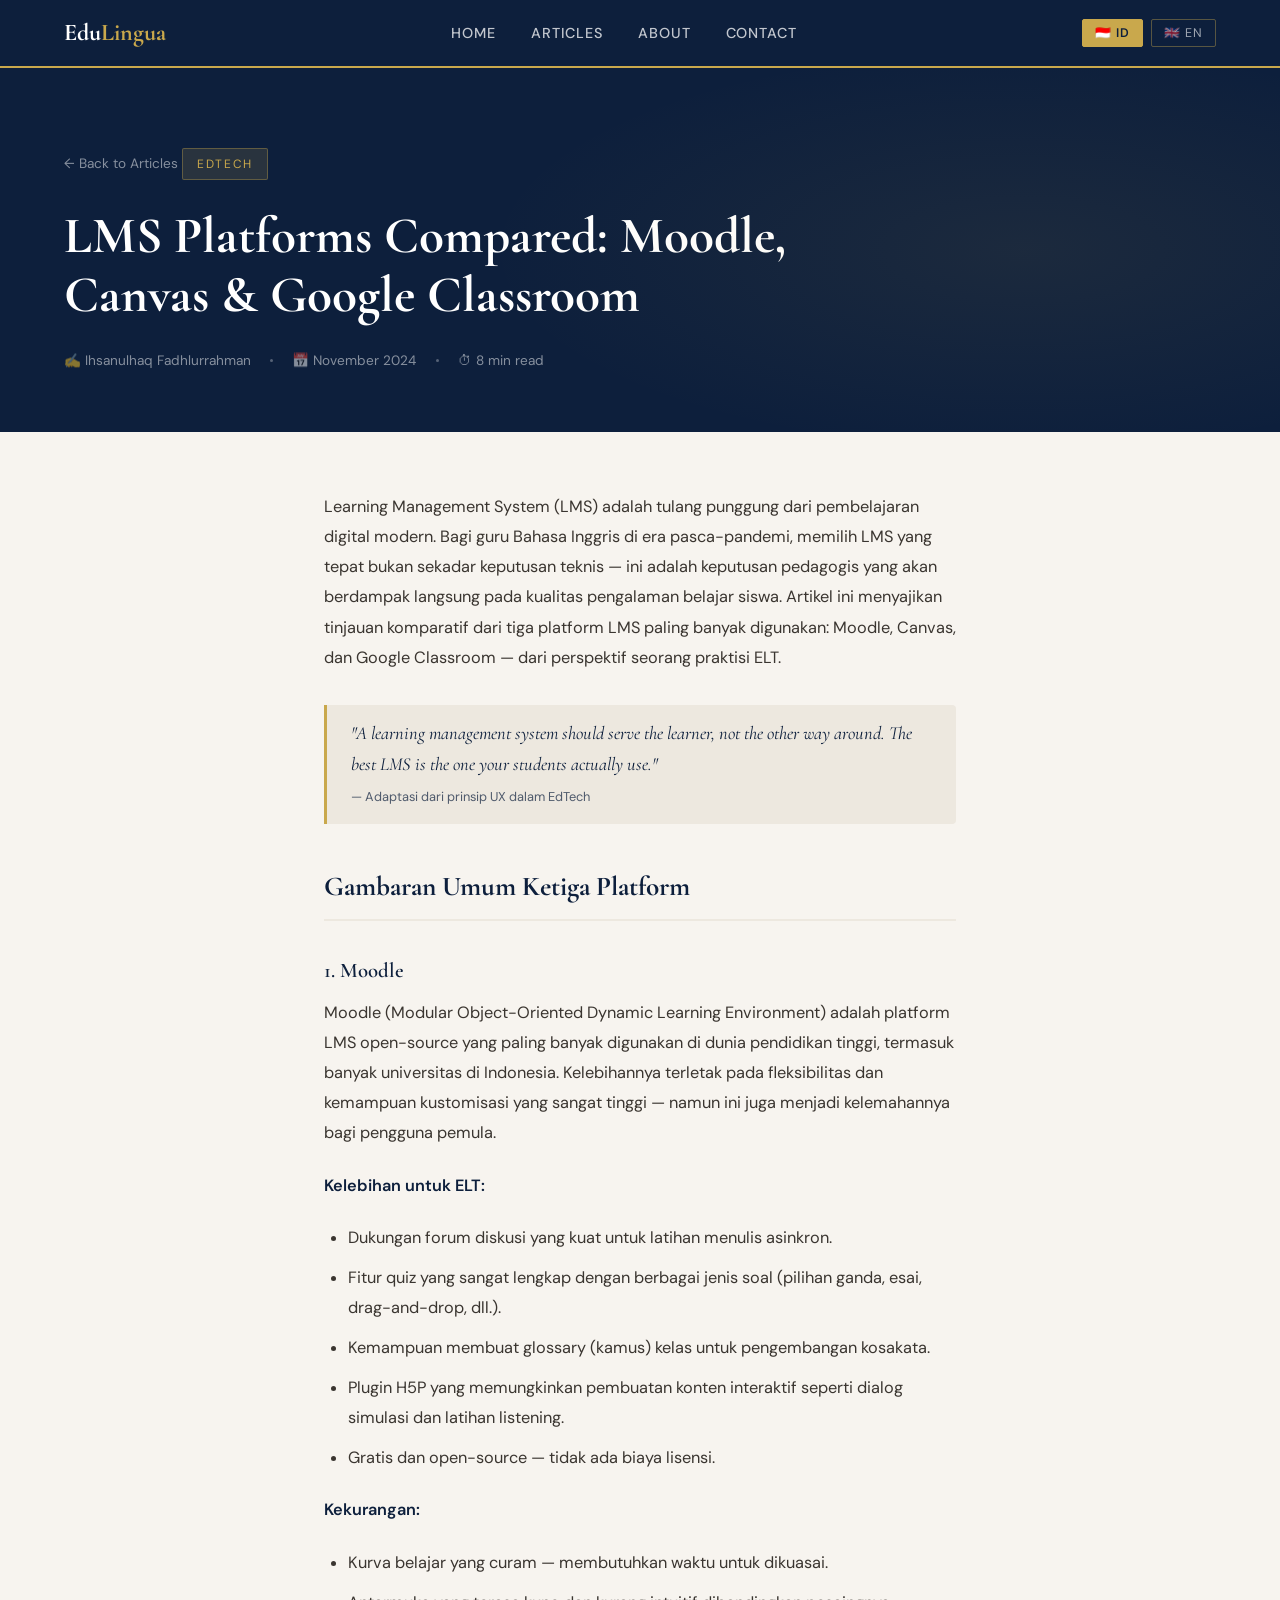
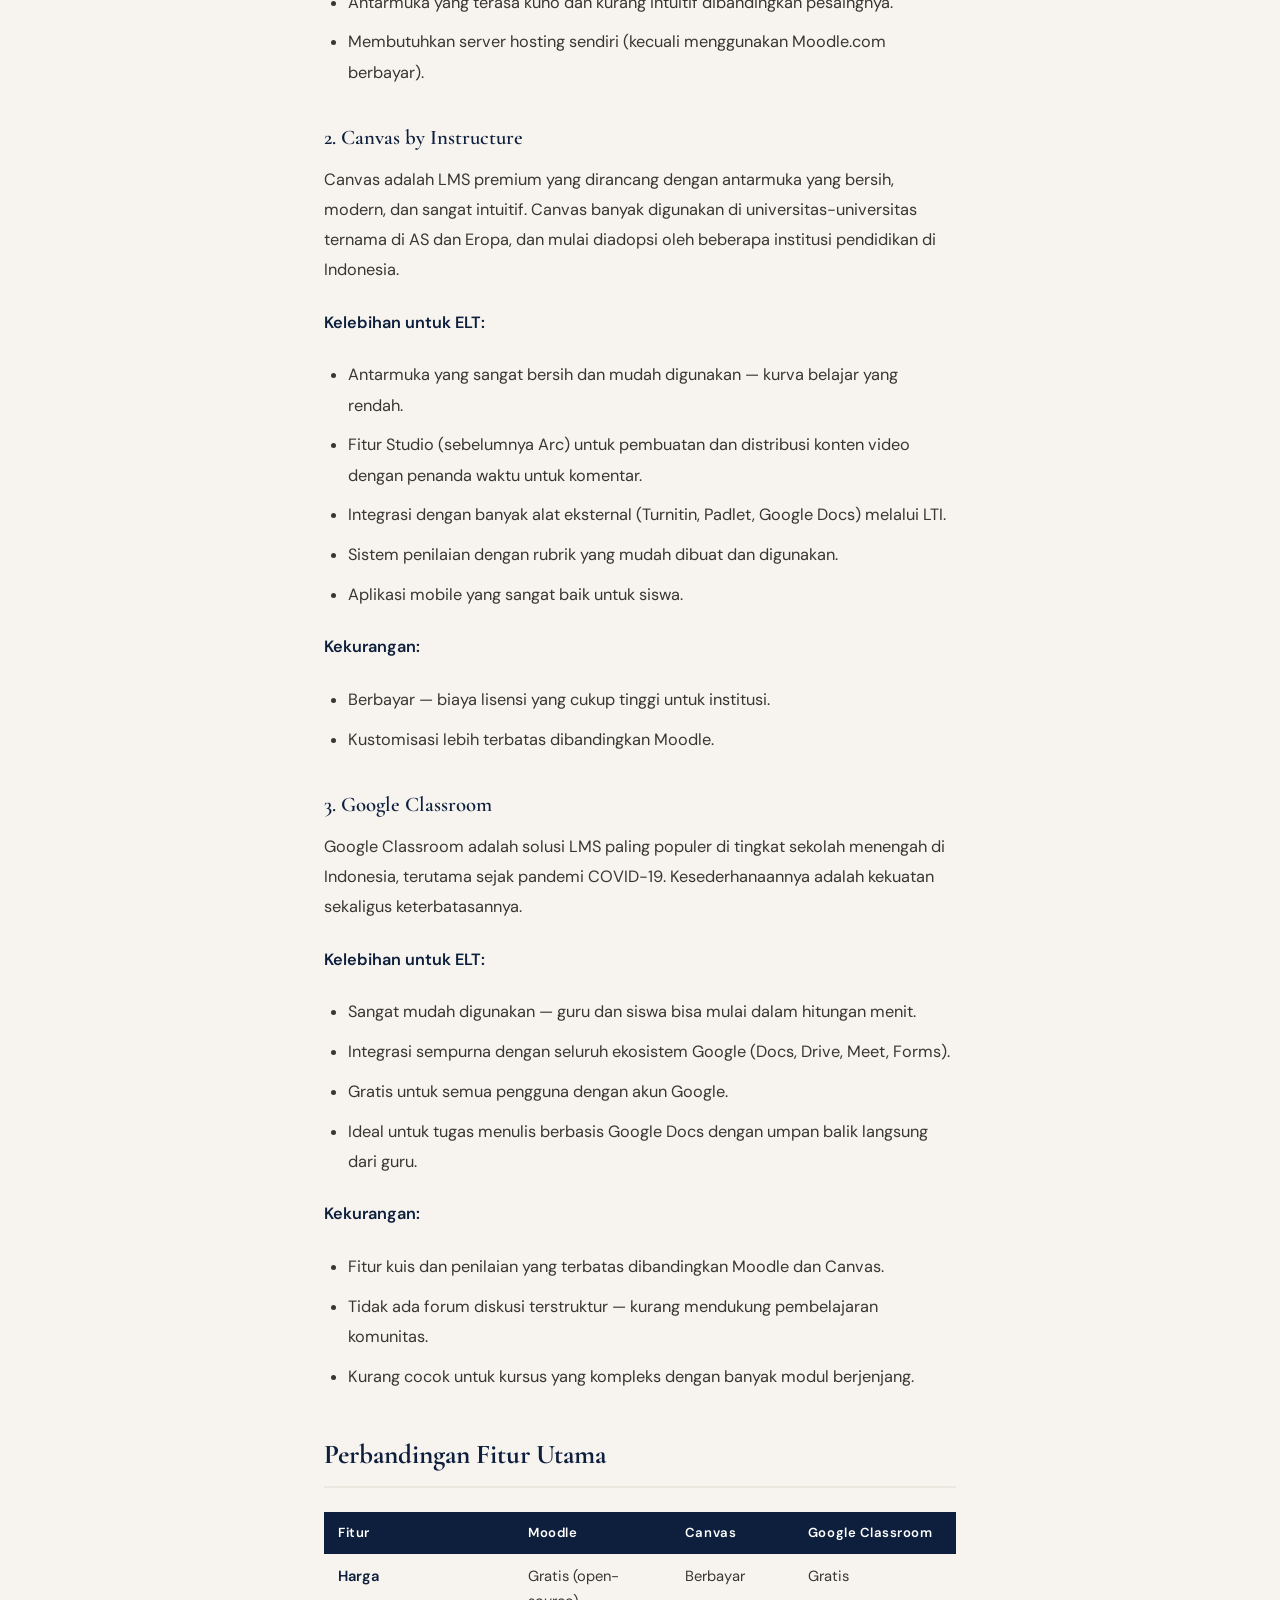
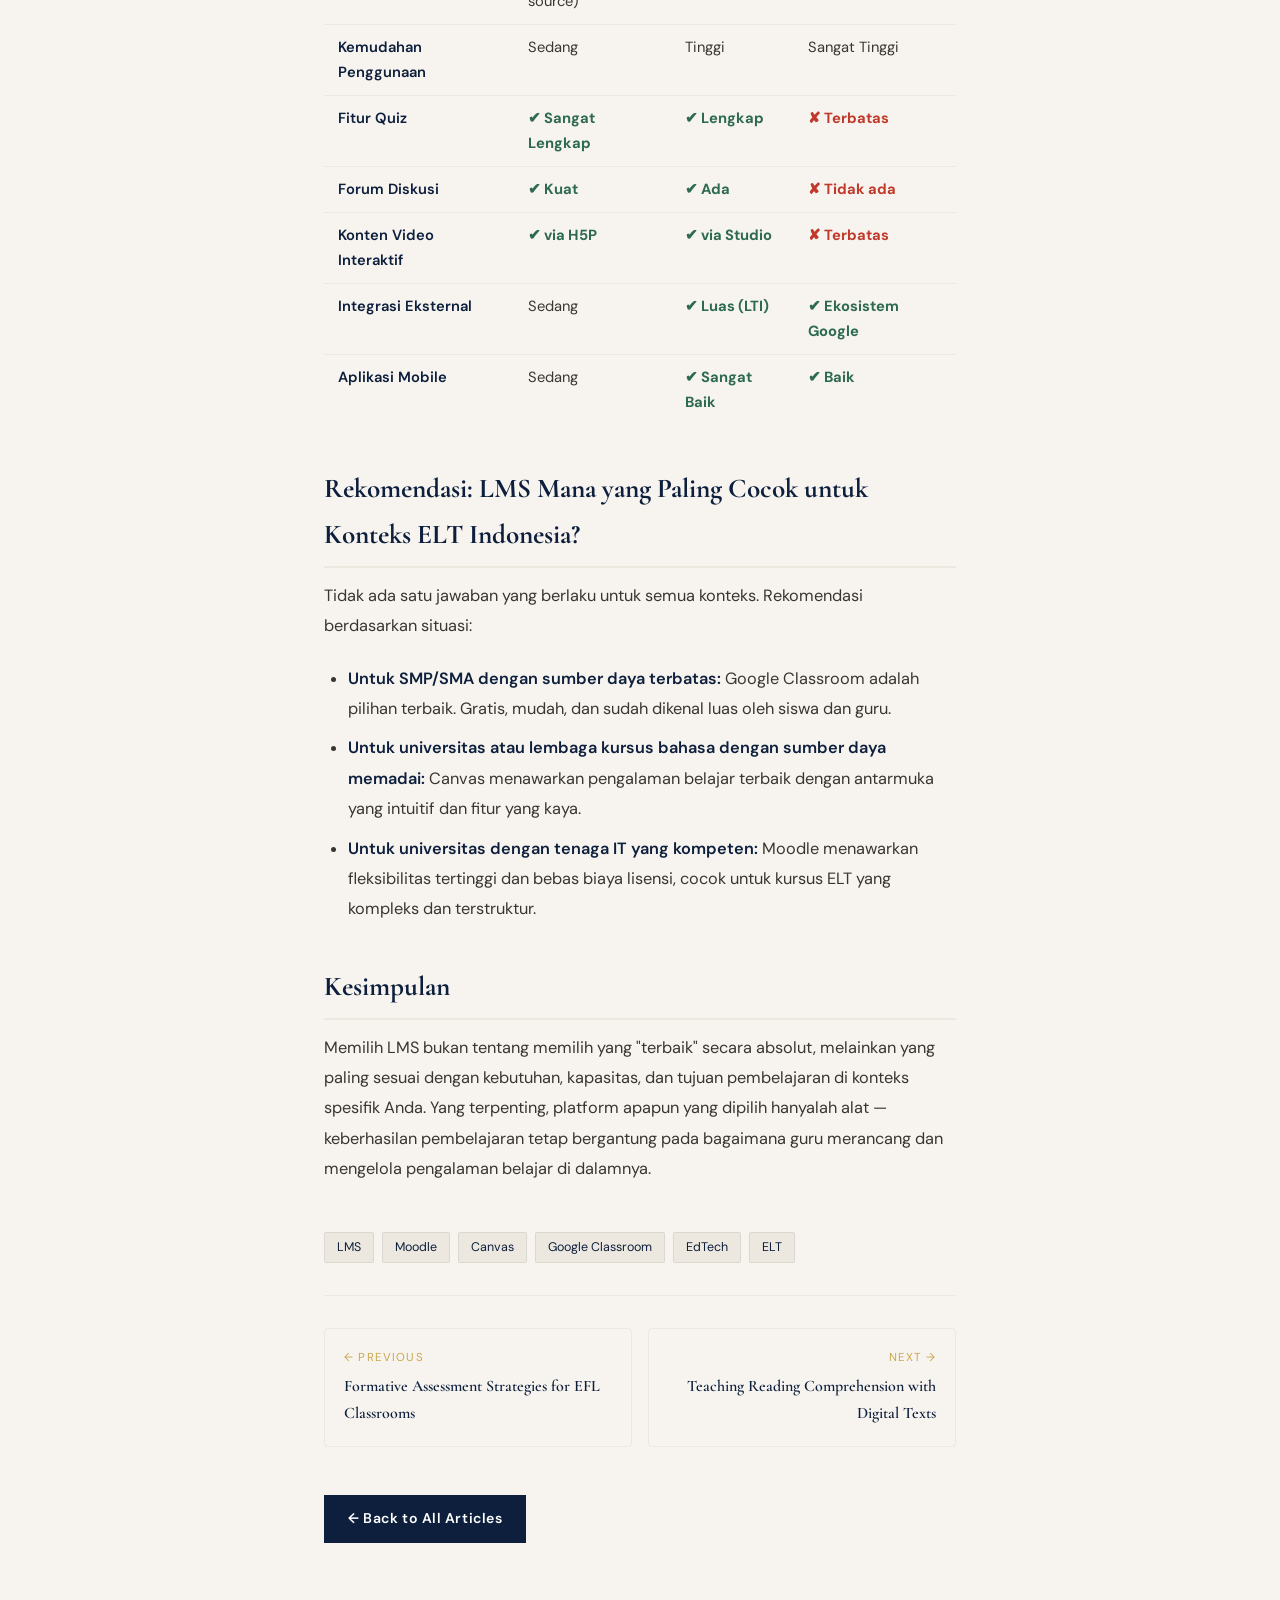
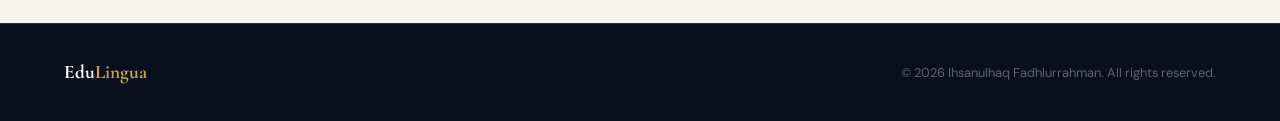
<file: blog/artikel-5.html>
<!doctype html>
<html lang="en">
  <head>
    <meta charset="UTF-8" />
    <meta name="viewport" content="width=device-width, initial-scale=1.0" />
    <title>LMS Platforms Compared — EduLingua</title>
    <link href="https://fonts.googleapis.com/css2?family=Cormorant+Garamond:ital,wght@0,400;0,600;0,700;1,400&family=DM+Sans:wght@300;400;500&display=swap" rel="stylesheet"/>
    <style>
      *, *::before, *::after { box-sizing: border-box; margin: 0; padding: 0; }
      :root {
        --navy: #0d1f3c; --gold: #c9a84c; --ivory: #f7f4ef; --warm: #ede8df;
        --muted: #7a7067; --white: #ffffff;
        --serif: "Cormorant Garamond", Georgia, serif;
        --sans: "DM Sans", sans-serif;
      }
      html { scroll-behavior: smooth; }
      body { background: var(--ivory); color: var(--navy); font-family: var(--sans); font-size: 16px; line-height: 1.7; }
      nav { position: sticky; top: 0; z-index: 100; background: var(--navy); display: flex; align-items: center; justify-content: space-between; padding: 0 5vw; height: 68px; border-bottom: 2px solid var(--gold); }
      .nav-logo { font-family: var(--serif); font-size: 1.5rem; font-weight: 700; color: var(--white); text-decoration: none; }
      .nav-logo span { color: var(--gold); }
      .nav-links { display: flex; gap: 2.2rem; list-style: none; }
      .nav-links a { color: rgba(255,255,255,.75); text-decoration: none; font-size: .9rem; letter-spacing: .06em; text-transform: uppercase; font-weight: 500; transition: color .25s; }
      .nav-links a:hover { color: var(--gold); }
      .lang-toggle { display: flex; gap: .5rem; align-items: center; }
      .lang-btn { background: transparent; border: 1px solid rgba(201,168,76,.4); color: rgba(255,255,255,.6); padding: 5px 12px; font-size: .78rem; letter-spacing: .08em; cursor: pointer; border-radius: 2px; font-family: var(--sans); transition: all .2s; }
      .lang-btn.active { background: var(--gold); color: var(--navy); border-color: var(--gold); font-weight: 600; }
      .lang-btn:hover:not(.active) { border-color: var(--gold); color: var(--gold); }
      .article-hero { background: var(--navy); padding: 80px 5vw 60px; position: relative; overflow: hidden; }
      .article-hero::before { content: ""; position: absolute; inset: 0; background: radial-gradient(ellipse 60% 80% at 80% 50%, rgba(201,168,76,.08), transparent 70%); pointer-events: none; }
      .back-link { display: inline-flex; align-items: center; gap: .4rem; color: rgba(255,255,255,.5); text-decoration: none; font-size: .85rem; margin-bottom: 2rem; transition: color .2s; }
      .back-link:hover { color: var(--gold); }
      .article-cat { display: inline-block; background: rgba(201,168,76,.15); color: var(--gold); font-size: .75rem; letter-spacing: .14em; text-transform: uppercase; padding: 5px 14px; border: 1px solid rgba(201,168,76,.35); border-radius: 2px; margin-bottom: 1.2rem; }
      .article-title { font-family: var(--serif); font-size: clamp(2rem, 5vw, 3.2rem); font-weight: 700; color: var(--white); line-height: 1.15; max-width: 760px; margin-bottom: 1.5rem; }
      .article-meta { display: flex; align-items: center; gap: 1.2rem; flex-wrap: wrap; font-size: .85rem; color: rgba(255,255,255,.5); }
      .article-meta span { display: flex; align-items: center; gap: .4rem; }
      .meta-dot { width: 3px; height: 3px; background: rgba(255,255,255,.3); border-radius: 50%; }
      .article-wrap { max-width: 760px; margin: 0 auto; padding: 60px 5vw 80px; }
      .lang-content { display: none; }
      .lang-content.active { display: block; }
      .article-content h2 { font-family: var(--serif); font-size: 1.7rem; font-weight: 700; color: var(--navy); margin: 2.5rem 0 .8rem; padding-bottom: .5rem; border-bottom: 2px solid var(--warm); }
      .article-content h3 { font-family: var(--serif); font-size: 1.3rem; font-weight: 600; color: var(--navy); margin: 2rem 0 .6rem; }
      .article-content h4 { font-family: var(--sans); font-size: 1rem; font-weight: 600; color: var(--navy); margin: 1.5rem 0 .4rem; }
      .article-content p { color: #3a3530; margin-bottom: 1.4rem; font-size: 1.02rem; line-height: 1.85; }
      .article-content ul, .article-content ol { margin: 0 0 1.4rem 1.5rem; color: #3a3530; font-size: 1.02rem; line-height: 1.85; }
      .article-content li { margin-bottom: .6rem; }
      .article-content blockquote { border-left: 3px solid var(--gold); padding: .8rem 1.5rem; margin: 2rem 0; background: var(--warm); border-radius: 0 4px 4px 0; font-family: var(--serif); font-size: 1.15rem; font-style: italic; color: var(--navy); }
      .article-content strong { color: var(--navy); font-weight: 600; }
      .compare-table { width: 100%; border-collapse: collapse; margin: 1.5rem 0 2rem; font-size: .92rem; }
      .compare-table th { background: var(--navy); color: var(--white); padding: 10px 14px; text-align: left; font-family: var(--sans); font-weight: 600; font-size: .82rem; letter-spacing: .04em; }
      .compare-table td { padding: 10px 14px; border-bottom: 1px solid var(--warm); color: #3a3530; vertical-align: top; }
      .compare-table tr:last-child td { border-bottom: none; }
      .compare-table tr:nth-child(even) td { background: var(--ivory); }
      .check { color: #2d6a4f; font-weight: 700; }
      .cross { color: #c0392b; font-weight: 700; }
      .article-tags { display: flex; flex-wrap: wrap; gap: .5rem; margin: 3rem 0 2rem; }
      .tag { background: var(--warm); color: var(--navy); font-size: .78rem; padding: 4px 12px; border-radius: 2px; border: 1px solid rgba(13,31,60,.08); }
      .article-divider { border: none; border-top: 1px solid var(--warm); margin: 2rem 0; }
      .article-nav { display: grid; grid-template-columns: 1fr 1fr; gap: 1rem; margin-top: 2rem; }
      .article-nav a { border: 1px solid var(--warm); border-radius: 4px; padding: 1.2rem; text-decoration: none; transition: border-color .2s, transform .2s; }
      .article-nav a:hover { border-color: var(--gold); transform: translateY(-2px); }
      .nav-dir { font-size: .72rem; letter-spacing: .1em; text-transform: uppercase; color: var(--gold); margin-bottom: .3rem; }
      .nav-title { font-family: var(--serif); font-size: 1rem; color: var(--navy); font-weight: 600; }
      .article-nav .next { text-align: right; }
      .back-to-blog { display: inline-flex; align-items: center; gap: .5rem; background: var(--navy); color: var(--white); padding: 12px 24px; text-decoration: none; font-size: .88rem; font-weight: 600; letter-spacing: .04em; margin-top: 3rem; transition: opacity .2s; }
      .back-to-blog:hover { opacity: .85; }
      footer { background: #080f1e; padding: 2rem 5vw; display: flex; align-items: center; justify-content: space-between; border-top: 1px solid rgba(201,168,76,.2); flex-wrap: wrap; gap: 1rem; }
      .footer-logo { font-family: var(--serif); font-size: 1.2rem; color: var(--white); font-weight: 700; }
      .footer-logo span { color: var(--gold); }
      .footer-copy { font-size: .8rem; color: rgba(255,255,255,.35); }
      @media (max-width: 640px) { .nav-links { display: none; } .article-nav { grid-template-columns: 1fr; } .compare-table { font-size: .8rem; } .compare-table th, .compare-table td { padding: 8px 10px; } }
    </style>
  </head>
  <body>
    <nav>
      <a class="nav-logo" href="../index.html">Edu<span>Lingua</span></a>
      <ul class="nav-links">
        <li><a href="../index.html">Home</a></li>
        <li><a href="../index.html#posts">Articles</a></li>
        <li><a href="../index.html#about">About</a></li>
        <li><a href="../index.html#contact">Contact</a></li>
      </ul>
      <div class="lang-toggle">
        <button class="lang-btn active" onclick="switchLang('id', this)">🇮🇩 ID</button>
        <button class="lang-btn" onclick="switchLang('en', this)">🇬🇧 EN</button>
      </div>
    </nav>

    <div class="article-hero">
      <a class="back-link" href="../index.html#posts">← Back to Articles</a>
      <div class="article-cat">EdTech</div>
      <h1 class="article-title">LMS Platforms Compared: Moodle, Canvas &amp; Google Classroom</h1>
      <div class="article-meta">
        <span>✍️ Ihsanulhaq Fadhlurrahman</span>
        <span class="meta-dot"></span>
        <span>📅 November 2024</span>
        <span class="meta-dot"></span>
        <span>⏱ 8 min read</span>
      </div>
    </div>

    <div class="article-wrap">

      <!-- 🇮🇩 BAHASA INDONESIA -->
      <div class="lang-content active" id="lang-id">
        <div class="article-content">

          <p>Learning Management System (LMS) adalah tulang punggung dari pembelajaran digital modern. Bagi guru Bahasa Inggris di era pasca-pandemi, memilih LMS yang tepat bukan sekadar keputusan teknis — ini adalah keputusan pedagogis yang akan berdampak langsung pada kualitas pengalaman belajar siswa. Artikel ini menyajikan tinjauan komparatif dari tiga platform LMS paling banyak digunakan: Moodle, Canvas, dan Google Classroom — dari perspektif seorang praktisi ELT.</p>

          <blockquote>
            "A learning management system should serve the learner, not the other way around. The best LMS is the one your students actually use."
            <br/><small style="font-family:var(--sans);font-size:.8rem;font-style:normal;opacity:.7">— Adaptasi dari prinsip UX dalam EdTech</small>
          </blockquote>

          <h2>Gambaran Umum Ketiga Platform</h2>

          <h3>1. Moodle</h3>
          <p>Moodle (Modular Object-Oriented Dynamic Learning Environment) adalah platform LMS open-source yang paling banyak digunakan di dunia pendidikan tinggi, termasuk banyak universitas di Indonesia. Kelebihannya terletak pada fleksibilitas dan kemampuan kustomisasi yang sangat tinggi — namun ini juga menjadi kelemahannya bagi pengguna pemula.</p>
          <p><strong>Kelebihan untuk ELT:</strong></p>
          <ul>
            <li>Dukungan forum diskusi yang kuat untuk latihan menulis asinkron.</li>
            <li>Fitur quiz yang sangat lengkap dengan berbagai jenis soal (pilihan ganda, esai, drag-and-drop, dll.).</li>
            <li>Kemampuan membuat glossary (kamus) kelas untuk pengembangan kosakata.</li>
            <li>Plugin H5P yang memungkinkan pembuatan konten interaktif seperti dialog simulasi dan latihan listening.</li>
            <li>Gratis dan open-source — tidak ada biaya lisensi.</li>
          </ul>
          <p><strong>Kekurangan:</strong></p>
          <ul>
            <li>Kurva belajar yang curam — membutuhkan waktu untuk dikuasai.</li>
            <li>Antarmuka yang terasa kuno dan kurang intuitif dibandingkan pesaingnya.</li>
            <li>Membutuhkan server hosting sendiri (kecuali menggunakan Moodle.com berbayar).</li>
          </ul>

          <h3>2. Canvas by Instructure</h3>
          <p>Canvas adalah LMS premium yang dirancang dengan antarmuka yang bersih, modern, dan sangat intuitif. Canvas banyak digunakan di universitas-universitas ternama di AS dan Eropa, dan mulai diadopsi oleh beberapa institusi pendidikan di Indonesia.</p>
          <p><strong>Kelebihan untuk ELT:</strong></p>
          <ul>
            <li>Antarmuka yang sangat bersih dan mudah digunakan — kurva belajar yang rendah.</li>
            <li>Fitur Studio (sebelumnya Arc) untuk pembuatan dan distribusi konten video dengan penanda waktu untuk komentar.</li>
            <li>Integrasi dengan banyak alat eksternal (Turnitin, Padlet, Google Docs) melalui LTI.</li>
            <li>Sistem penilaian dengan rubrik yang mudah dibuat dan digunakan.</li>
            <li>Aplikasi mobile yang sangat baik untuk siswa.</li>
          </ul>
          <p><strong>Kekurangan:</strong></p>
          <ul>
            <li>Berbayar — biaya lisensi yang cukup tinggi untuk institusi.</li>
            <li>Kustomisasi lebih terbatas dibandingkan Moodle.</li>
          </ul>

          <h3>3. Google Classroom</h3>
          <p>Google Classroom adalah solusi LMS paling populer di tingkat sekolah menengah di Indonesia, terutama sejak pandemi COVID-19. Kesederhanaannya adalah kekuatan sekaligus keterbatasannya.</p>
          <p><strong>Kelebihan untuk ELT:</strong></p>
          <ul>
            <li>Sangat mudah digunakan — guru dan siswa bisa mulai dalam hitungan menit.</li>
            <li>Integrasi sempurna dengan seluruh ekosistem Google (Docs, Drive, Meet, Forms).</li>
            <li>Gratis untuk semua pengguna dengan akun Google.</li>
            <li>Ideal untuk tugas menulis berbasis Google Docs dengan umpan balik langsung dari guru.</li>
          </ul>
          <p><strong>Kekurangan:</strong></p>
          <ul>
            <li>Fitur kuis dan penilaian yang terbatas dibandingkan Moodle dan Canvas.</li>
            <li>Tidak ada forum diskusi terstruktur — kurang mendukung pembelajaran komunitas.</li>
            <li>Kurang cocok untuk kursus yang kompleks dengan banyak modul berjenjang.</li>
          </ul>

          <h2>Perbandingan Fitur Utama</h2>
          <table class="compare-table">
            <thead>
              <tr>
                <th>Fitur</th>
                <th>Moodle</th>
                <th>Canvas</th>
                <th>Google Classroom</th>
              </tr>
            </thead>
            <tbody>
              <tr>
                <td><strong>Harga</strong></td>
                <td>Gratis (open-source)</td>
                <td>Berbayar</td>
                <td>Gratis</td>
              </tr>
              <tr>
                <td><strong>Kemudahan Penggunaan</strong></td>
                <td>Sedang</td>
                <td>Tinggi</td>
                <td>Sangat Tinggi</td>
              </tr>
              <tr>
                <td><strong>Fitur Quiz</strong></td>
                <td><span class="check">✔ Sangat Lengkap</span></td>
                <td><span class="check">✔ Lengkap</span></td>
                <td><span class="cross">✘ Terbatas</span></td>
              </tr>
              <tr>
                <td><strong>Forum Diskusi</strong></td>
                <td><span class="check">✔ Kuat</span></td>
                <td><span class="check">✔ Ada</span></td>
                <td><span class="cross">✘ Tidak ada</span></td>
              </tr>
              <tr>
                <td><strong>Konten Video Interaktif</strong></td>
                <td><span class="check">✔ via H5P</span></td>
                <td><span class="check">✔ via Studio</span></td>
                <td><span class="cross">✘ Terbatas</span></td>
              </tr>
              <tr>
                <td><strong>Integrasi Eksternal</strong></td>
                <td>Sedang</td>
                <td><span class="check">✔ Luas (LTI)</span></td>
                <td><span class="check">✔ Ekosistem Google</span></td>
              </tr>
              <tr>
                <td><strong>Aplikasi Mobile</strong></td>
                <td>Sedang</td>
                <td><span class="check">✔ Sangat Baik</span></td>
                <td><span class="check">✔ Baik</span></td>
              </tr>
            </tbody>
          </table>

          <h2>Rekomendasi: LMS Mana yang Paling Cocok untuk Konteks ELT Indonesia?</h2>
          <p>Tidak ada satu jawaban yang berlaku untuk semua konteks. Rekomendasi berdasarkan situasi:</p>
          <ul>
            <li><strong>Untuk SMP/SMA dengan sumber daya terbatas:</strong> Google Classroom adalah pilihan terbaik. Gratis, mudah, dan sudah dikenal luas oleh siswa dan guru.</li>
            <li><strong>Untuk universitas atau lembaga kursus bahasa dengan sumber daya memadai:</strong> Canvas menawarkan pengalaman belajar terbaik dengan antarmuka yang intuitif dan fitur yang kaya.</li>
            <li><strong>Untuk universitas dengan tenaga IT yang kompeten:</strong> Moodle menawarkan fleksibilitas tertinggi dan bebas biaya lisensi, cocok untuk kursus ELT yang kompleks dan terstruktur.</li>
          </ul>

          <h2>Kesimpulan</h2>
          <p>Memilih LMS bukan tentang memilih yang "terbaik" secara absolut, melainkan yang paling sesuai dengan kebutuhan, kapasitas, dan tujuan pembelajaran di konteks spesifik Anda. Yang terpenting, platform apapun yang dipilih hanyalah alat — keberhasilan pembelajaran tetap bergantung pada bagaimana guru merancang dan mengelola pengalaman belajar di dalamnya.</p>
        </div>
      </div>

      <!-- 🇬🇧 ENGLISH VERSION -->
      <div class="lang-content" id="lang-en">
        <div class="article-content">

          <p>A Learning Management System (LMS) is the backbone of modern digital learning. For English teachers in the post-pandemic era, choosing the right LMS is not merely a technical decision — it is a pedagogical one that directly impacts the quality of student learning experiences. This article presents a comparative review of three of the most widely used LMS platforms: Moodle, Canvas, and Google Classroom — from an ELT practitioner's perspective.</p>

          <blockquote>
            "A learning management system should serve the learner, not the other way around. The best LMS is the one your students actually use."
            <br/><small style="font-family:var(--sans);font-size:.8rem;font-style:normal;opacity:.7">— Adapted from UX principles in EdTech</small>
          </blockquote>

          <h2>Platform Overviews</h2>

          <h3>1. Moodle</h3>
          <p>Moodle is the world's most widely used open-source LMS in higher education, including many Indonesian universities. Its greatest strength lies in flexibility and high customizability — though this also makes it challenging for beginners. ELT strengths include powerful discussion forums for asynchronous writing practice, comprehensive quiz features (multiple choice, essay, drag-and-drop), class glossary tools for vocabulary development, and the H5P plugin for interactive content like dialogue simulations and listening exercises. It is free with no licensing fees. Drawbacks include a steep learning curve, a dated interface, and the need for self-hosted servers.</p>

          <h3>2. Canvas by Instructure</h3>
          <p>Canvas is a premium LMS with a clean, modern, highly intuitive interface. ELT strengths include ease of use (low learning curve), the Studio feature for video content with timestamped commenting, wide external integrations via LTI (Turnitin, Padlet, Google Docs), an easy-to-use rubric-based grading system, and an excellent mobile app. Drawbacks include licensing costs and more limited customization compared to Moodle.</p>

          <h3>3. Google Classroom</h3>
          <p>Google Classroom is the most popular LMS at Indonesia's secondary school level, especially since the COVID-19 pandemic. ELT strengths include extreme ease of use (teachers and students can start within minutes), seamless integration with the entire Google ecosystem (Docs, Drive, Meet, Forms), it is free for all Google account users, and it is ideal for Google Docs-based writing assignments with direct teacher feedback. Drawbacks include limited quiz and assessment features, no structured discussion forums, and limited suitability for complex multi-module courses.</p>

          <h2>Key Feature Comparison</h2>
          <table class="compare-table">
            <thead>
              <tr>
                <th>Feature</th>
                <th>Moodle</th>
                <th>Canvas</th>
                <th>Google Classroom</th>
              </tr>
            </thead>
            <tbody>
              <tr>
                <td><strong>Cost</strong></td>
                <td>Free (open-source)</td>
                <td>Paid</td>
                <td>Free</td>
              </tr>
              <tr>
                <td><strong>Ease of Use</strong></td>
                <td>Moderate</td>
                <td>High</td>
                <td>Very High</td>
              </tr>
              <tr>
                <td><strong>Quiz Features</strong></td>
                <td><span class="check">✔ Very Comprehensive</span></td>
                <td><span class="check">✔ Comprehensive</span></td>
                <td><span class="cross">✘ Limited</span></td>
              </tr>
              <tr>
                <td><strong>Discussion Forums</strong></td>
                <td><span class="check">✔ Robust</span></td>
                <td><span class="check">✔ Available</span></td>
                <td><span class="cross">✘ None</span></td>
              </tr>
              <tr>
                <td><strong>Interactive Video</strong></td>
                <td><span class="check">✔ via H5P</span></td>
                <td><span class="check">✔ via Studio</span></td>
                <td><span class="cross">✘ Limited</span></td>
              </tr>
              <tr>
                <td><strong>External Integrations</strong></td>
                <td>Moderate</td>
                <td><span class="check">✔ Extensive (LTI)</span></td>
                <td><span class="check">✔ Google Ecosystem</span></td>
              </tr>
              <tr>
                <td><strong>Mobile App</strong></td>
                <td>Moderate</td>
                <td><span class="check">✔ Excellent</span></td>
                <td><span class="check">✔ Good</span></td>
              </tr>
            </tbody>
          </table>

          <h2>Recommendation: Which LMS Fits Indonesian ELT Best?</h2>
          <p>There is no one-size-fits-all answer. Context-based recommendations: for secondary schools with limited resources, Google Classroom is the best choice — free, easy, and already widely familiar. For universities or language institutes with adequate resources, Canvas offers the best learning experience with an intuitive interface and rich features. For universities with competent IT staff, Moodle offers the highest flexibility at zero licensing cost, ideal for complex, structured ELT courses.</p>

          <h2>Conclusion</h2>
          <p>Choosing an LMS is not about selecting the "best" in absolute terms, but the one most aligned with your specific needs, capacity, and learning objectives. Most importantly, whichever platform is chosen is only a tool — the success of learning still depends on how well the teacher designs and manages the learning experience within it.</p>
        </div>
      </div>

      <div class="article-tags">
        <span class="tag">LMS</span>
        <span class="tag">Moodle</span>
        <span class="tag">Canvas</span>
        <span class="tag">Google Classroom</span>
        <span class="tag">EdTech</span>
        <span class="tag">ELT</span>
      </div>

      <hr class="article-divider"/>

      <div class="article-nav">
        <a href="artikel-4.html" class="prev">
          <div class="nav-dir">← Previous</div>
          <div class="nav-title">Formative Assessment Strategies for EFL Classrooms</div>
        </a>
        <a href="artikel-6.html" class="next">
          <div class="nav-dir">Next →</div>
          <div class="nav-title">Teaching Reading Comprehension with Digital Texts</div>
        </a>
      </div>

      <a class="back-to-blog" href="../index.html#posts">← Back to All Articles</a>
    </div>

    <footer>
      <div class="footer-logo">Edu<span>Lingua</span></div>
      <p class="footer-copy">© 2026 Ihsanulhaq Fadhlurrahman. All rights reserved.</p>
    </footer>

    <script>
      function switchLang(lang, btn) {
        document.querySelectorAll('.lang-content').forEach(el => el.classList.remove('active'));
        document.getElementById('lang-' + lang).classList.add('active');
        document.querySelectorAll('.lang-btn').forEach(b => b.classList.remove('active'));
        btn.classList.add('active');
      }
    </script>
  </body>
</html>
</file>
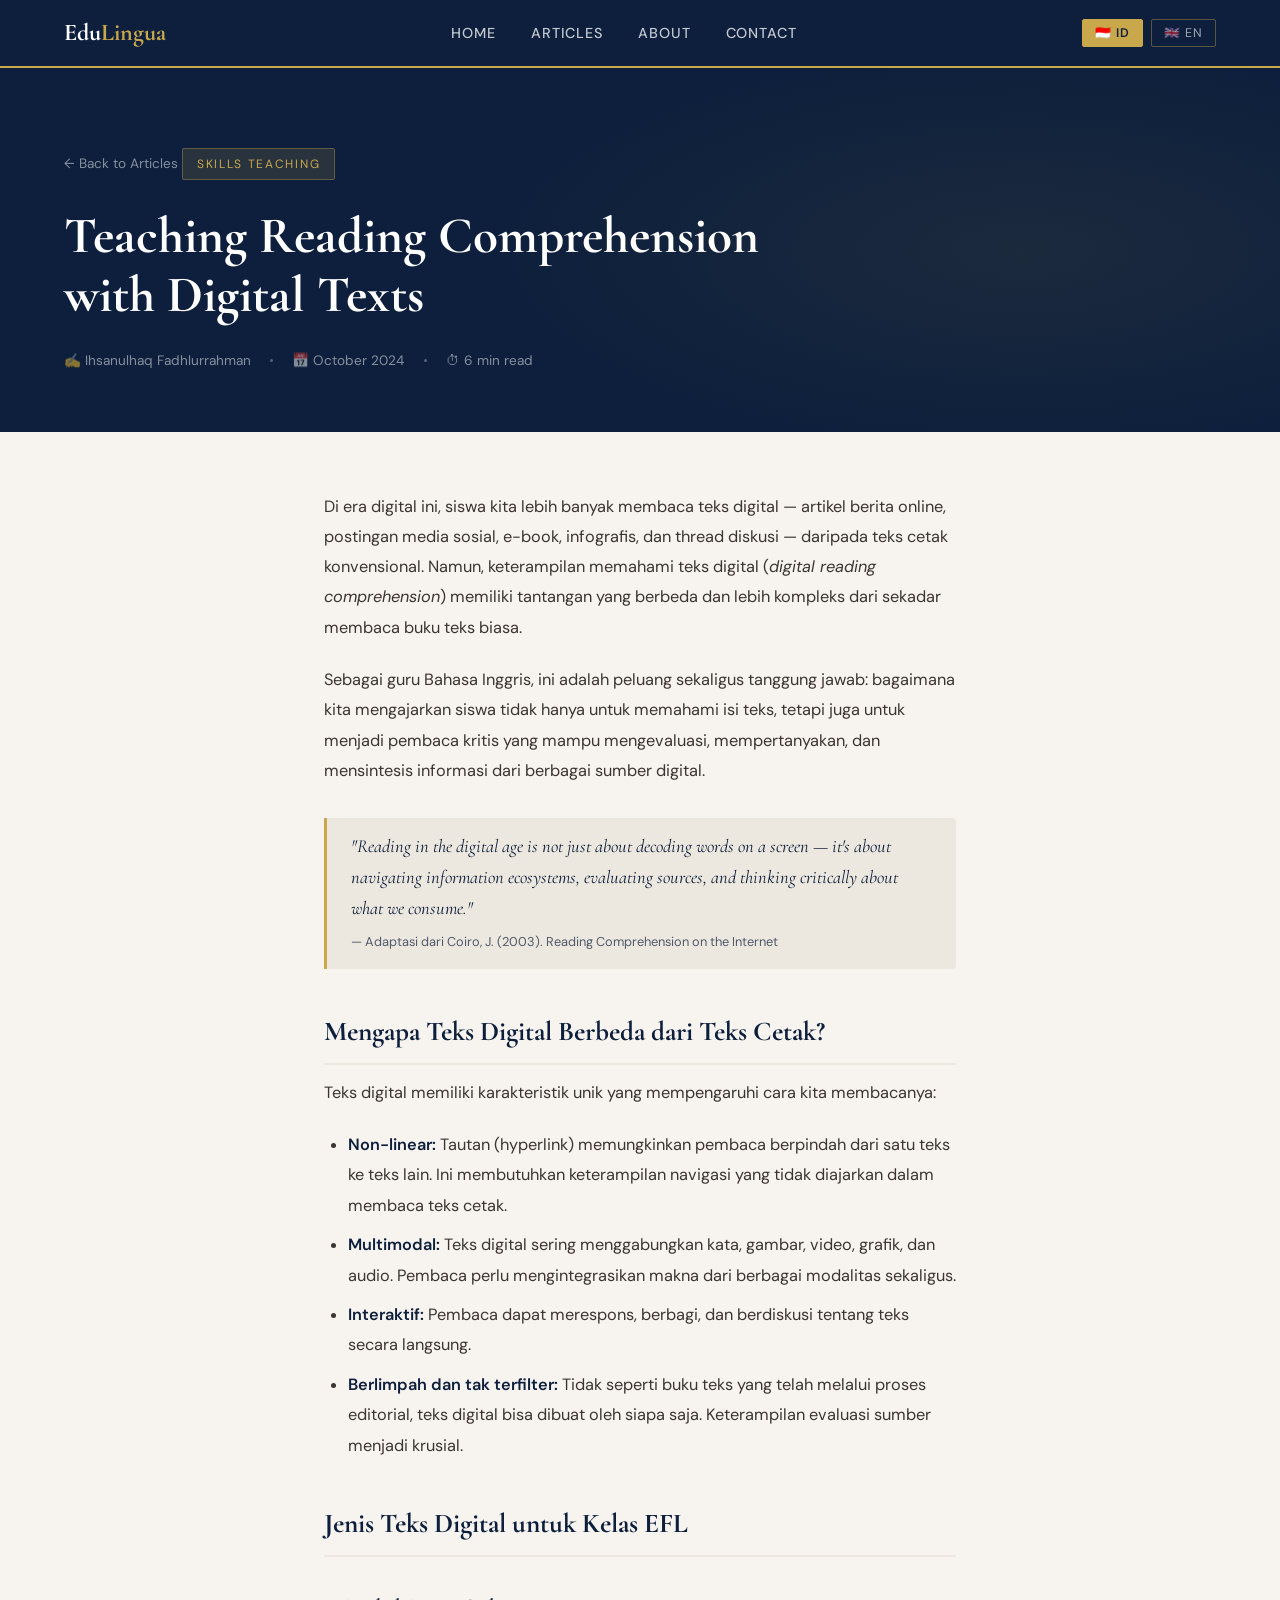
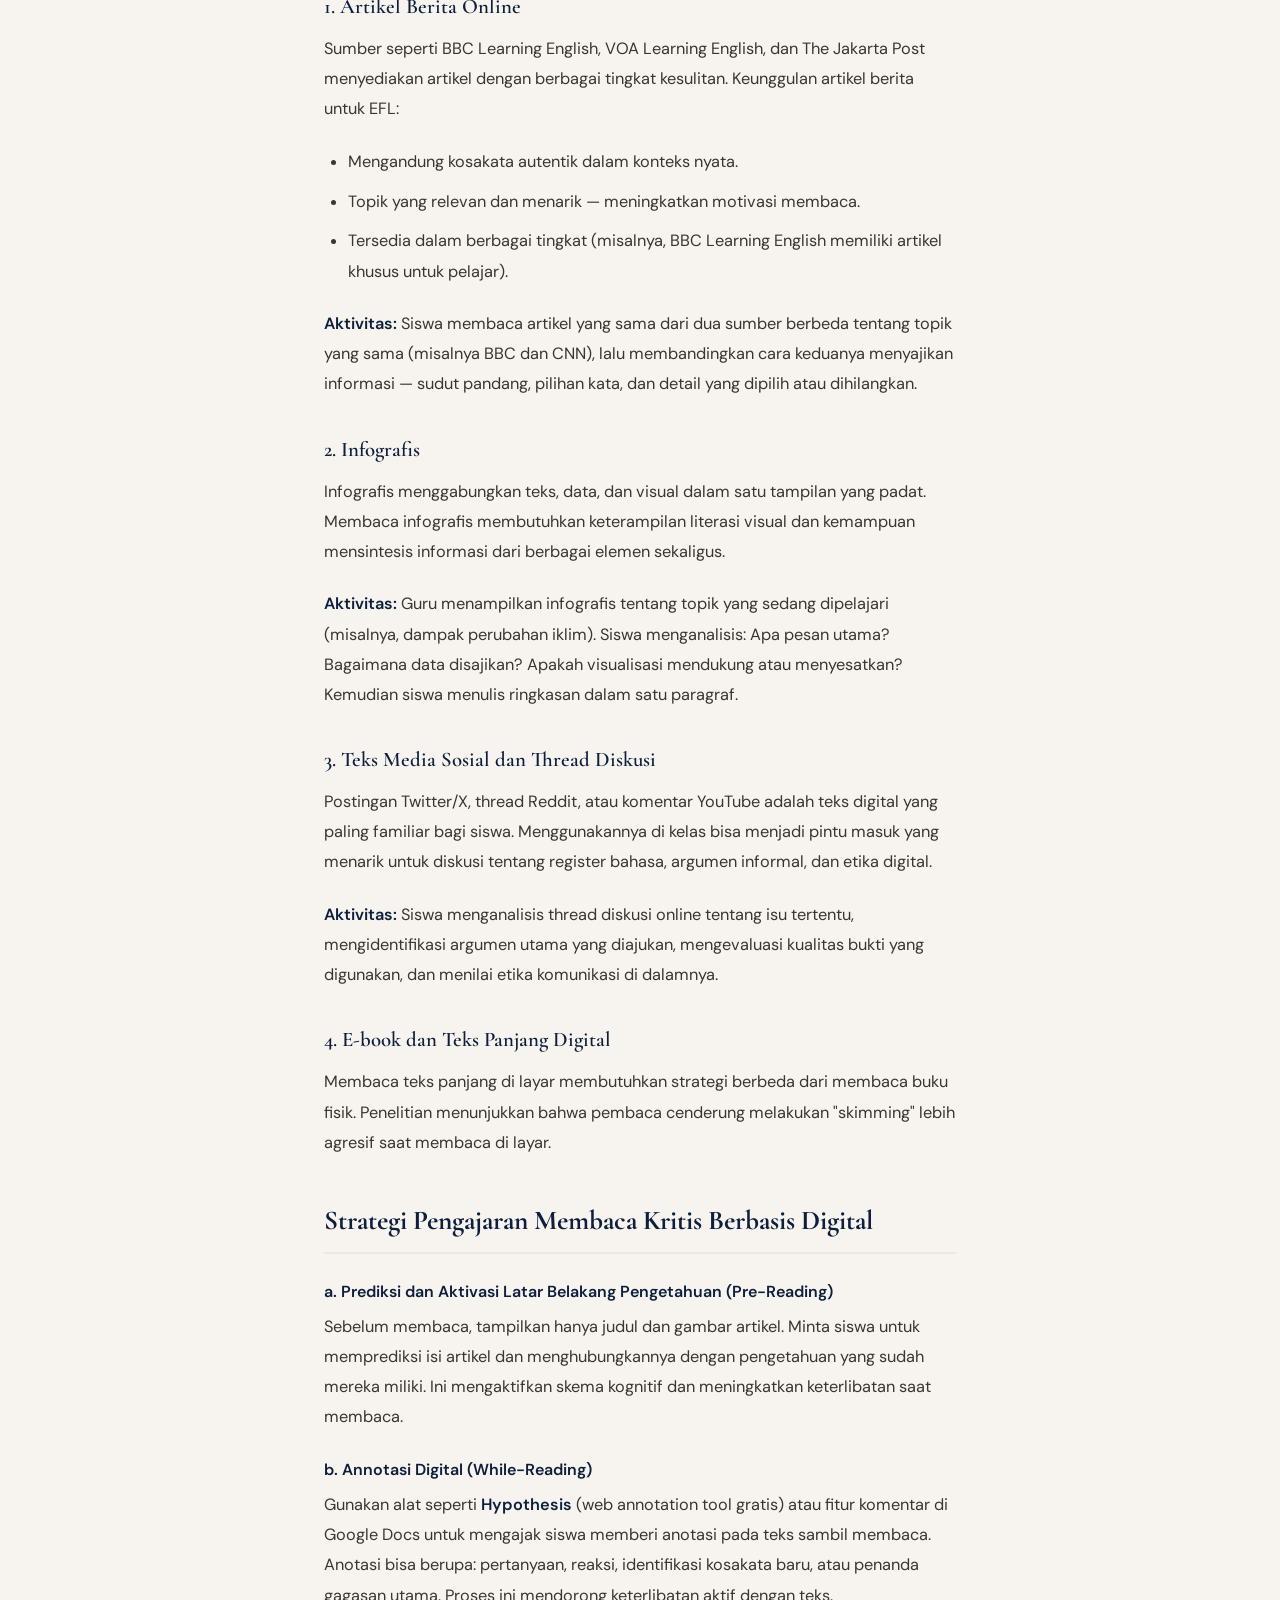
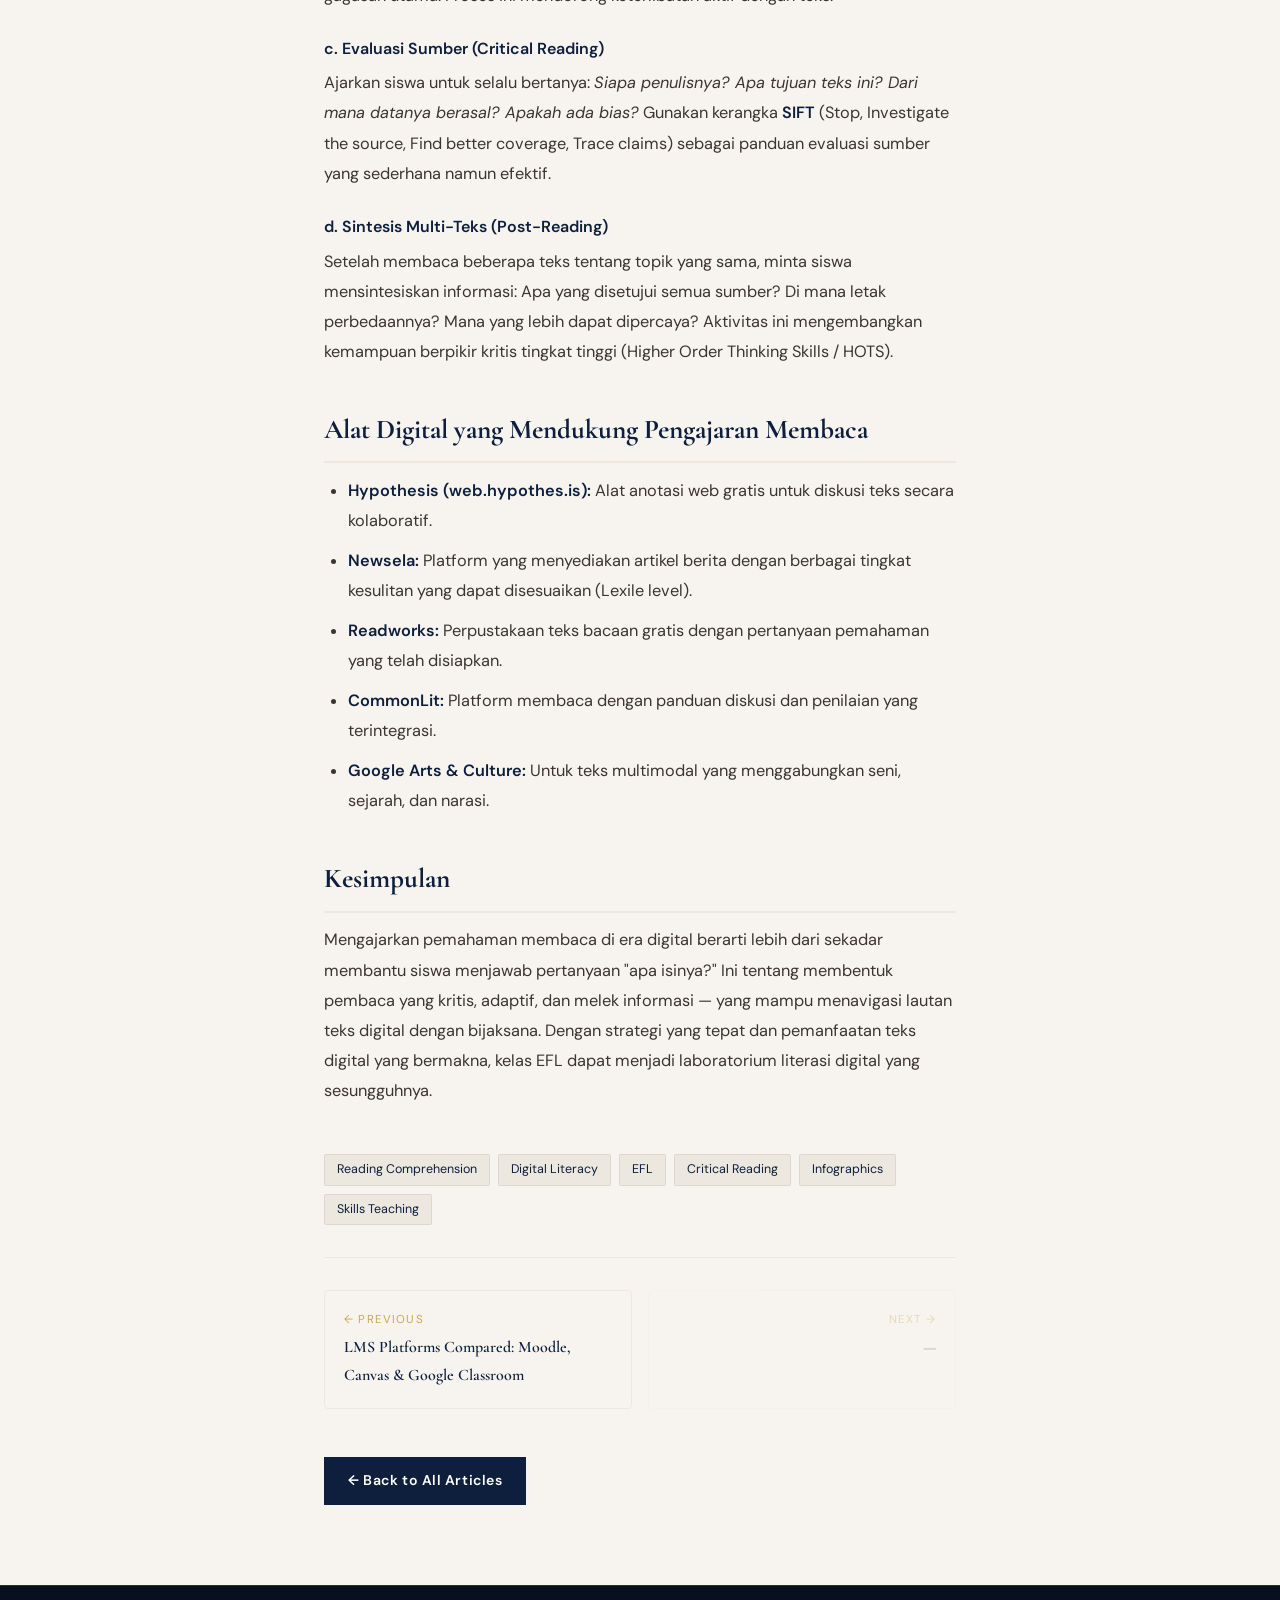
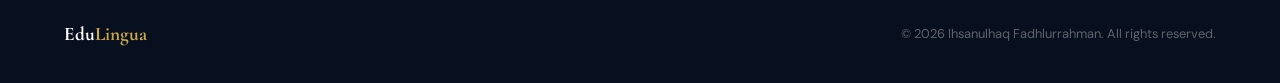
<file: blog/artikel-6.html>
<!doctype html>
<html lang="en">
  <head>
    <meta charset="UTF-8" />
    <meta name="viewport" content="width=device-width, initial-scale=1.0" />
    <title>Teaching Reading Comprehension with Digital Texts — EduLingua</title>
    <link href="https://fonts.googleapis.com/css2?family=Cormorant+Garamond:ital,wght@0,400;0,600;0,700;1,400&family=DM+Sans:wght@300;400;500&display=swap" rel="stylesheet"/>
    <style>
      *, *::before, *::after { box-sizing: border-box; margin: 0; padding: 0; }
      :root {
        --navy: #0d1f3c; --gold: #c9a84c; --ivory: #f7f4ef; --warm: #ede8df;
        --muted: #7a7067; --white: #ffffff;
        --serif: "Cormorant Garamond", Georgia, serif;
        --sans: "DM Sans", sans-serif;
      }
      html { scroll-behavior: smooth; }
      body { background: var(--ivory); color: var(--navy); font-family: var(--sans); font-size: 16px; line-height: 1.7; }
      nav { position: sticky; top: 0; z-index: 100; background: var(--navy); display: flex; align-items: center; justify-content: space-between; padding: 0 5vw; height: 68px; border-bottom: 2px solid var(--gold); }
      .nav-logo { font-family: var(--serif); font-size: 1.5rem; font-weight: 700; color: var(--white); text-decoration: none; }
      .nav-logo span { color: var(--gold); }
      .nav-links { display: flex; gap: 2.2rem; list-style: none; }
      .nav-links a { color: rgba(255,255,255,.75); text-decoration: none; font-size: .9rem; letter-spacing: .06em; text-transform: uppercase; font-weight: 500; transition: color .25s; }
      .nav-links a:hover { color: var(--gold); }
      .lang-toggle { display: flex; gap: .5rem; align-items: center; }
      .lang-btn { background: transparent; border: 1px solid rgba(201,168,76,.4); color: rgba(255,255,255,.6); padding: 5px 12px; font-size: .78rem; letter-spacing: .08em; cursor: pointer; border-radius: 2px; font-family: var(--sans); transition: all .2s; }
      .lang-btn.active { background: var(--gold); color: var(--navy); border-color: var(--gold); font-weight: 600; }
      .lang-btn:hover:not(.active) { border-color: var(--gold); color: var(--gold); }
      .article-hero { background: var(--navy); padding: 80px 5vw 60px; position: relative; overflow: hidden; }
      .article-hero::before { content: ""; position: absolute; inset: 0; background: radial-gradient(ellipse 60% 80% at 80% 50%, rgba(201,168,76,.08), transparent 70%); pointer-events: none; }
      .back-link { display: inline-flex; align-items: center; gap: .4rem; color: rgba(255,255,255,.5); text-decoration: none; font-size: .85rem; margin-bottom: 2rem; transition: color .2s; }
      .back-link:hover { color: var(--gold); }
      .article-cat { display: inline-block; background: rgba(201,168,76,.15); color: var(--gold); font-size: .75rem; letter-spacing: .14em; text-transform: uppercase; padding: 5px 14px; border: 1px solid rgba(201,168,76,.35); border-radius: 2px; margin-bottom: 1.2rem; }
      .article-title { font-family: var(--serif); font-size: clamp(2rem, 5vw, 3.2rem); font-weight: 700; color: var(--white); line-height: 1.15; max-width: 760px; margin-bottom: 1.5rem; }
      .article-meta { display: flex; align-items: center; gap: 1.2rem; flex-wrap: wrap; font-size: .85rem; color: rgba(255,255,255,.5); }
      .article-meta span { display: flex; align-items: center; gap: .4rem; }
      .meta-dot { width: 3px; height: 3px; background: rgba(255,255,255,.3); border-radius: 50%; }
      .article-wrap { max-width: 760px; margin: 0 auto; padding: 60px 5vw 80px; }
      .lang-content { display: none; }
      .lang-content.active { display: block; }
      .article-content h2 { font-family: var(--serif); font-size: 1.7rem; font-weight: 700; color: var(--navy); margin: 2.5rem 0 .8rem; padding-bottom: .5rem; border-bottom: 2px solid var(--warm); }
      .article-content h3 { font-family: var(--serif); font-size: 1.3rem; font-weight: 600; color: var(--navy); margin: 2rem 0 .6rem; }
      .article-content h4 { font-family: var(--sans); font-size: 1rem; font-weight: 600; color: var(--navy); margin: 1.5rem 0 .4rem; }
      .article-content p { color: #3a3530; margin-bottom: 1.4rem; font-size: 1.02rem; line-height: 1.85; }
      .article-content ul, .article-content ol { margin: 0 0 1.4rem 1.5rem; color: #3a3530; font-size: 1.02rem; line-height: 1.85; }
      .article-content li { margin-bottom: .6rem; }
      .article-content blockquote { border-left: 3px solid var(--gold); padding: .8rem 1.5rem; margin: 2rem 0; background: var(--warm); border-radius: 0 4px 4px 0; font-family: var(--serif); font-size: 1.15rem; font-style: italic; color: var(--navy); }
      .article-content strong { color: var(--navy); font-weight: 600; }
      .article-content a { color: var(--gold); text-decoration: underline; }
      .article-tags { display: flex; flex-wrap: wrap; gap: .5rem; margin: 3rem 0 2rem; }
      .tag { background: var(--warm); color: var(--navy); font-size: .78rem; padding: 4px 12px; border-radius: 2px; border: 1px solid rgba(13,31,60,.08); }
      .article-divider { border: none; border-top: 1px solid var(--warm); margin: 2rem 0; }
      .article-nav { display: grid; grid-template-columns: 1fr 1fr; gap: 1rem; margin-top: 2rem; }
      .article-nav a { border: 1px solid var(--warm); border-radius: 4px; padding: 1.2rem; text-decoration: none; transition: border-color .2s, transform .2s; }
      .article-nav a:hover { border-color: var(--gold); transform: translateY(-2px); }
      .nav-dir { font-size: .72rem; letter-spacing: .1em; text-transform: uppercase; color: var(--gold); margin-bottom: .3rem; }
      .nav-title { font-family: var(--serif); font-size: 1rem; color: var(--navy); font-weight: 600; }
      .article-nav .next { text-align: right; }
      .back-to-blog { display: inline-flex; align-items: center; gap: .5rem; background: var(--navy); color: var(--white); padding: 12px 24px; text-decoration: none; font-size: .88rem; font-weight: 600; letter-spacing: .04em; margin-top: 3rem; transition: opacity .2s; }
      .back-to-blog:hover { opacity: .85; }
      footer { background: #080f1e; padding: 2rem 5vw; display: flex; align-items: center; justify-content: space-between; border-top: 1px solid rgba(201,168,76,.2); flex-wrap: wrap; gap: 1rem; }
      .footer-logo { font-family: var(--serif); font-size: 1.2rem; color: var(--white); font-weight: 700; }
      .footer-logo span { color: var(--gold); }
      .footer-copy { font-size: .8rem; color: rgba(255,255,255,.35); }
      @media (max-width: 640px) { .nav-links { display: none; } .article-nav { grid-template-columns: 1fr; } }
    </style>
  </head>
  <body>
    <nav>
      <a class="nav-logo" href="../index.html">Edu<span>Lingua</span></a>
      <ul class="nav-links">
        <li><a href="../index.html">Home</a></li>
        <li><a href="../index.html#posts">Articles</a></li>
        <li><a href="../index.html#about">About</a></li>
        <li><a href="../index.html#contact">Contact</a></li>
      </ul>
      <div class="lang-toggle">
        <button class="lang-btn active" onclick="switchLang('id', this)">🇮🇩 ID</button>
        <button class="lang-btn" onclick="switchLang('en', this)">🇬🇧 EN</button>
      </div>
    </nav>

    <div class="article-hero">
      <a class="back-link" href="../index.html#posts">← Back to Articles</a>
      <div class="article-cat">Skills Teaching</div>
      <h1 class="article-title">Teaching Reading Comprehension with Digital Texts</h1>
      <div class="article-meta">
        <span>✍️ Ihsanulhaq Fadhlurrahman</span>
        <span class="meta-dot"></span>
        <span>📅 October 2024</span>
        <span class="meta-dot"></span>
        <span>⏱ 6 min read</span>
      </div>
    </div>

    <div class="article-wrap">

      <!-- 🇮🇩 BAHASA INDONESIA -->
      <div class="lang-content active" id="lang-id">
        <div class="article-content">

          <p>Di era digital ini, siswa kita lebih banyak membaca teks digital — artikel berita online, postingan media sosial, e-book, infografis, dan thread diskusi — daripada teks cetak konvensional. Namun, keterampilan memahami teks digital (<em>digital reading comprehension</em>) memiliki tantangan yang berbeda dan lebih kompleks dari sekadar membaca buku teks biasa.</p>

          <p>Sebagai guru Bahasa Inggris, ini adalah peluang sekaligus tanggung jawab: bagaimana kita mengajarkan siswa tidak hanya untuk memahami isi teks, tetapi juga untuk menjadi pembaca kritis yang mampu mengevaluasi, mempertanyakan, dan mensintesis informasi dari berbagai sumber digital.</p>

          <blockquote>
            "Reading in the digital age is not just about decoding words on a screen — it's about navigating information ecosystems, evaluating sources, and thinking critically about what we consume."
            <br/><small style="font-family:var(--sans);font-size:.8rem;font-style:normal;opacity:.7">— Adaptasi dari Coiro, J. (2003). Reading Comprehension on the Internet</small>
          </blockquote>

          <h2>Mengapa Teks Digital Berbeda dari Teks Cetak?</h2>
          <p>Teks digital memiliki karakteristik unik yang mempengaruhi cara kita membacanya:</p>
          <ul>
            <li><strong>Non-linear:</strong> Tautan (hyperlink) memungkinkan pembaca berpindah dari satu teks ke teks lain. Ini membutuhkan keterampilan navigasi yang tidak diajarkan dalam membaca teks cetak.</li>
            <li><strong>Multimodal:</strong> Teks digital sering menggabungkan kata, gambar, video, grafik, dan audio. Pembaca perlu mengintegrasikan makna dari berbagai modalitas sekaligus.</li>
            <li><strong>Interaktif:</strong> Pembaca dapat merespons, berbagi, dan berdiskusi tentang teks secara langsung.</li>
            <li><strong>Berlimpah dan tak terfilter:</strong> Tidak seperti buku teks yang telah melalui proses editorial, teks digital bisa dibuat oleh siapa saja. Keterampilan evaluasi sumber menjadi krusial.</li>
          </ul>

          <h2>Jenis Teks Digital untuk Kelas EFL</h2>

          <h3>1. Artikel Berita Online</h3>
          <p>Sumber seperti BBC Learning English, VOA Learning English, dan The Jakarta Post menyediakan artikel dengan berbagai tingkat kesulitan. Keunggulan artikel berita untuk EFL:</p>
          <ul>
            <li>Mengandung kosakata autentik dalam konteks nyata.</li>
            <li>Topik yang relevan dan menarik — meningkatkan motivasi membaca.</li>
            <li>Tersedia dalam berbagai tingkat (misalnya, BBC Learning English memiliki artikel khusus untuk pelajar).</li>
          </ul>
          <p><strong>Aktivitas:</strong> Siswa membaca artikel yang sama dari dua sumber berbeda tentang topik yang sama (misalnya BBC dan CNN), lalu membandingkan cara keduanya menyajikan informasi — sudut pandang, pilihan kata, dan detail yang dipilih atau dihilangkan.</p>

          <h3>2. Infografis</h3>
          <p>Infografis menggabungkan teks, data, dan visual dalam satu tampilan yang padat. Membaca infografis membutuhkan keterampilan literasi visual dan kemampuan mensintesis informasi dari berbagai elemen sekaligus.</p>
          <p><strong>Aktivitas:</strong> Guru menampilkan infografis tentang topik yang sedang dipelajari (misalnya, dampak perubahan iklim). Siswa menganalisis: Apa pesan utama? Bagaimana data disajikan? Apakah visualisasi mendukung atau menyesatkan? Kemudian siswa menulis ringkasan dalam satu paragraf.</p>

          <h3>3. Teks Media Sosial dan Thread Diskusi</h3>
          <p>Postingan Twitter/X, thread Reddit, atau komentar YouTube adalah teks digital yang paling familiar bagi siswa. Menggunakannya di kelas bisa menjadi pintu masuk yang menarik untuk diskusi tentang register bahasa, argumen informal, dan etika digital.</p>
          <p><strong>Aktivitas:</strong> Siswa menganalisis thread diskusi online tentang isu tertentu, mengidentifikasi argumen utama yang diajukan, mengevaluasi kualitas bukti yang digunakan, dan menilai etika komunikasi di dalamnya.</p>

          <h3>4. E-book dan Teks Panjang Digital</h3>
          <p>Membaca teks panjang di layar membutuhkan strategi berbeda dari membaca buku fisik. Penelitian menunjukkan bahwa pembaca cenderung melakukan "skimming" lebih agresif saat membaca di layar.</p>

          <h2>Strategi Pengajaran Membaca Kritis Berbasis Digital</h2>

          <h4>a. Prediksi dan Aktivasi Latar Belakang Pengetahuan (Pre-Reading)</h4>
          <p>Sebelum membaca, tampilkan hanya judul dan gambar artikel. Minta siswa untuk memprediksi isi artikel dan menghubungkannya dengan pengetahuan yang sudah mereka miliki. Ini mengaktifkan skema kognitif dan meningkatkan keterlibatan saat membaca.</p>

          <h4>b. Annotasi Digital (While-Reading)</h4>
          <p>Gunakan alat seperti <strong>Hypothesis</strong> (web annotation tool gratis) atau fitur komentar di Google Docs untuk mengajak siswa memberi anotasi pada teks sambil membaca. Anotasi bisa berupa: pertanyaan, reaksi, identifikasi kosakata baru, atau penanda gagasan utama. Proses ini mendorong keterlibatan aktif dengan teks.</p>

          <h4>c. Evaluasi Sumber (Critical Reading)</h4>
          <p>Ajarkan siswa untuk selalu bertanya: <em>Siapa penulisnya? Apa tujuan teks ini? Dari mana datanya berasal? Apakah ada bias?</em> Gunakan kerangka <strong>SIFT</strong> (Stop, Investigate the source, Find better coverage, Trace claims) sebagai panduan evaluasi sumber yang sederhana namun efektif.</p>

          <h4>d. Sintesis Multi-Teks (Post-Reading)</h4>
          <p>Setelah membaca beberapa teks tentang topik yang sama, minta siswa mensintesiskan informasi: Apa yang disetujui semua sumber? Di mana letak perbedaannya? Mana yang lebih dapat dipercaya? Aktivitas ini mengembangkan kemampuan berpikir kritis tingkat tinggi (Higher Order Thinking Skills / HOTS).</p>

          <h2>Alat Digital yang Mendukung Pengajaran Membaca</h2>
          <ul>
            <li><strong>Hypothesis (web.hypothes.is):</strong> Alat anotasi web gratis untuk diskusi teks secara kolaboratif.</li>
            <li><strong>Newsela:</strong> Platform yang menyediakan artikel berita dengan berbagai tingkat kesulitan yang dapat disesuaikan (Lexile level).</li>
            <li><strong>Readworks:</strong> Perpustakaan teks bacaan gratis dengan pertanyaan pemahaman yang telah disiapkan.</li>
            <li><strong>CommonLit:</strong> Platform membaca dengan panduan diskusi dan penilaian yang terintegrasi.</li>
            <li><strong>Google Arts &amp; Culture:</strong> Untuk teks multimodal yang menggabungkan seni, sejarah, dan narasi.</li>
          </ul>

          <h2>Kesimpulan</h2>
          <p>Mengajarkan pemahaman membaca di era digital berarti lebih dari sekadar membantu siswa menjawab pertanyaan "apa isinya?" Ini tentang membentuk pembaca yang kritis, adaptif, dan melek informasi — yang mampu menavigasi lautan teks digital dengan bijaksana. Dengan strategi yang tepat dan pemanfaatan teks digital yang bermakna, kelas EFL dapat menjadi laboratorium literasi digital yang sesungguhnya.</p>
        </div>
      </div>

      <!-- 🇬🇧 ENGLISH VERSION -->
      <div class="lang-content" id="lang-en">
        <div class="article-content">

          <p>In the digital age, students read more digital texts — online news articles, social media posts, e-books, infographics, and discussion threads — than conventional printed texts. Yet digital reading comprehension presents challenges that are more complex than simply reading a standard textbook.</p>

          <p>As English teachers, this presents both an opportunity and a responsibility: how do we teach students not only to comprehend text content, but to become critical readers capable of evaluating, questioning, and synthesizing information from multiple digital sources?</p>

          <blockquote>
            "Reading in the digital age is not just about decoding words on a screen — it's about navigating information ecosystems, evaluating sources, and thinking critically about what we consume."
            <br/><small style="font-family:var(--sans);font-size:.8rem;font-style:normal;opacity:.7">— Adapted from Coiro, J. (2003). Reading Comprehension on the Internet</small>
          </blockquote>

          <h2>Why Digital Texts Differ from Print Texts</h2>
          <p>Digital texts have unique characteristics: they are <strong>non-linear</strong> (hyperlinks allow readers to navigate between texts, requiring navigation skills not taught in print reading), <strong>multimodal</strong> (combining words, images, video, graphics, and audio), <strong>interactive</strong> (readers can respond, share, and discuss immediately), and <strong>unfiltered</strong> (unlike peer-reviewed textbooks, digital texts can be created by anyone — making source evaluation skills crucial).</p>

          <h2>Types of Digital Texts for EFL Classrooms</h2>

          <h3>1. Online News Articles</h3>
          <p>Sources like BBC Learning English, VOA Learning English, and The Jakarta Post offer articles at various difficulty levels. Activities: students read about the same topic from two different sources (e.g., BBC and CNN) and compare how each presents information — viewpoint, word choice, and details chosen or omitted.</p>

          <h3>2. Infographics</h3>
          <p>Infographics combine text, data, and visuals in one dense display — requiring visual literacy and the ability to synthesize information from multiple elements simultaneously. Activity: students analyze an infographic, identify its main message, evaluate how data is presented, and write a one-paragraph summary.</p>

          <h3>3. Social Media and Discussion Threads</h3>
          <p>Twitter/X posts, Reddit threads, or YouTube comments are the digital texts most familiar to students — a compelling entry point for discussions about language register, informal argumentation, and digital ethics. Activity: students analyze an online discussion thread, identify the main arguments, evaluate the quality of evidence, and assess communication ethics.</p>

          <h2>Strategies for Teaching Critical Digital Reading</h2>

          <h4>a. Prediction and Schema Activation (Pre-Reading)</h4>
          <p>Before reading, display only the article's title and image. Ask students to predict the content and connect it to existing knowledge — activating cognitive schemas and boosting engagement during reading.</p>

          <h4>b. Digital Annotation (While-Reading)</h4>
          <p>Use tools like <strong>Hypothesis</strong> (a free web annotation tool) or Google Docs comments to have students annotate texts as they read — posing questions, recording reactions, identifying new vocabulary, and marking main ideas. This process drives active engagement with the text.</p>

          <h4>c. Source Evaluation (Critical Reading)</h4>
          <p>Teach students to always ask: Who wrote this? What is the text's purpose? Where does the data come from? Is there a bias? Use the <strong>SIFT</strong> framework (Stop, Investigate the source, Find better coverage, Trace claims) as a simple but effective guide.</p>

          <h4>d. Multi-Text Synthesis (Post-Reading)</h4>
          <p>After reading several texts on the same topic, have students synthesize information: What do all sources agree on? Where do they differ? Which is more credible? This activity develops Higher Order Thinking Skills (HOTS).</p>

          <h2>Digital Tools That Support Reading Instruction</h2>
          <p>Useful tools include: <strong>Hypothesis</strong> (free web annotation for collaborative text discussion), <strong>Newsela</strong> (news articles at adjustable difficulty levels/Lexile), <strong>Readworks</strong> (free reading text library with pre-prepared comprehension questions), <strong>CommonLit</strong> (reading platform with integrated discussion guides and assessment), and <strong>Google Arts &amp; Culture</strong> (for multimodal texts combining art, history, and narrative).</p>

          <h2>Conclusion</h2>
          <p>Teaching reading comprehension in the digital age means more than helping students answer "what does it say?" It is about shaping critical, adaptive, information-literate readers who can navigate the ocean of digital text wisely. With the right strategies and meaningful use of digital texts, the EFL classroom can become a genuine digital literacy laboratory.</p>
        </div>
      </div>

      <div class="article-tags">
        <span class="tag">Reading Comprehension</span>
        <span class="tag">Digital Literacy</span>
        <span class="tag">EFL</span>
        <span class="tag">Critical Reading</span>
        <span class="tag">Infographics</span>
        <span class="tag">Skills Teaching</span>
      </div>

      <hr class="article-divider"/>

      <div class="article-nav">
        <a href="artikel-5.html" class="prev">
          <div class="nav-dir">← Previous</div>
          <div class="nav-title">LMS Platforms Compared: Moodle, Canvas &amp; Google Classroom</div>
        </a>
        <a href="#" class="next" style="opacity:.35;pointer-events:none;">
          <div class="nav-dir">Next →</div>
          <div class="nav-title">—</div>
        </a>
      </div>

      <a class="back-to-blog" href="../index.html#posts">← Back to All Articles</a>
    </div>

    <footer>
      <div class="footer-logo">Edu<span>Lingua</span></div>
      <p class="footer-copy">© 2026 Ihsanulhaq Fadhlurrahman. All rights reserved.</p>
    </footer>

    <script>
      function switchLang(lang, btn) {
        document.querySelectorAll('.lang-content').forEach(el => el.classList.remove('active'));
        document.getElementById('lang-' + lang).classList.add('active');
        document.querySelectorAll('.lang-btn').forEach(b => b.classList.remove('active'));
        btn.classList.add('active');
      }
    </script>
  </body>
</html>
</file>
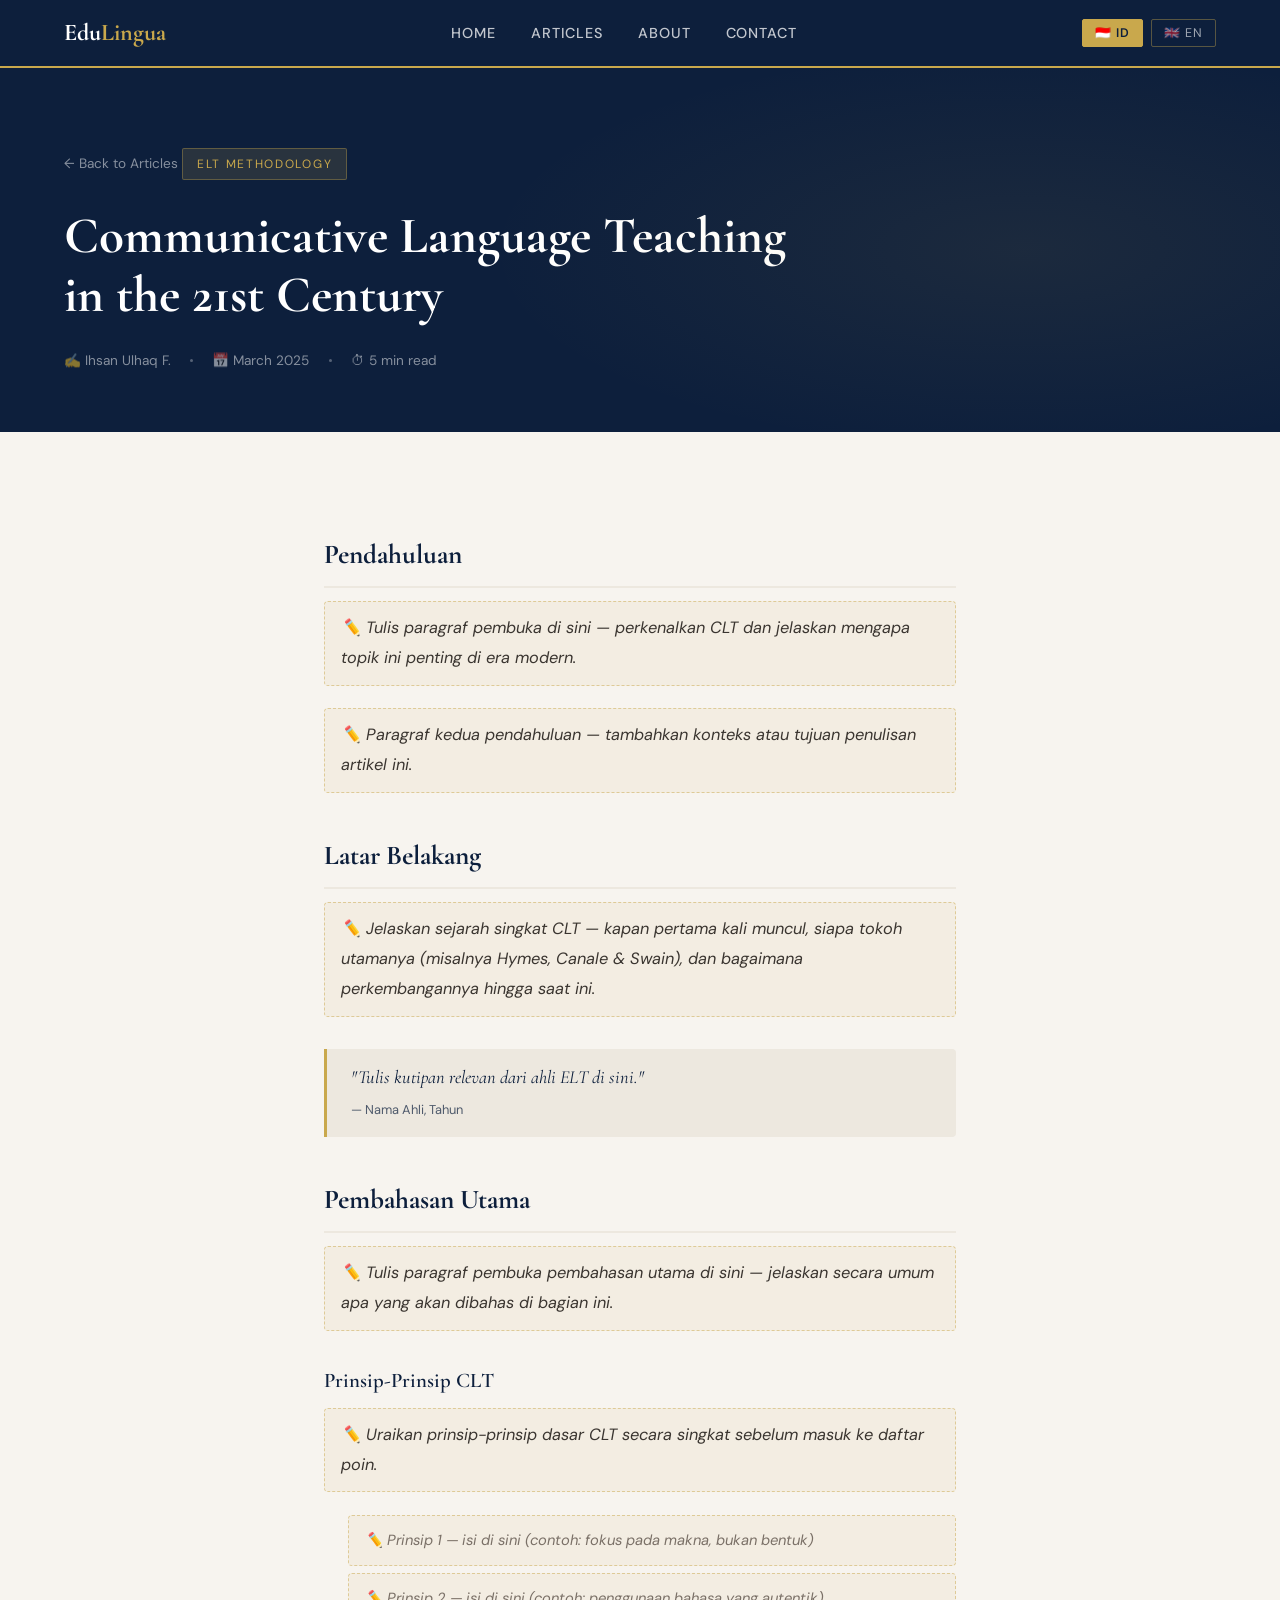
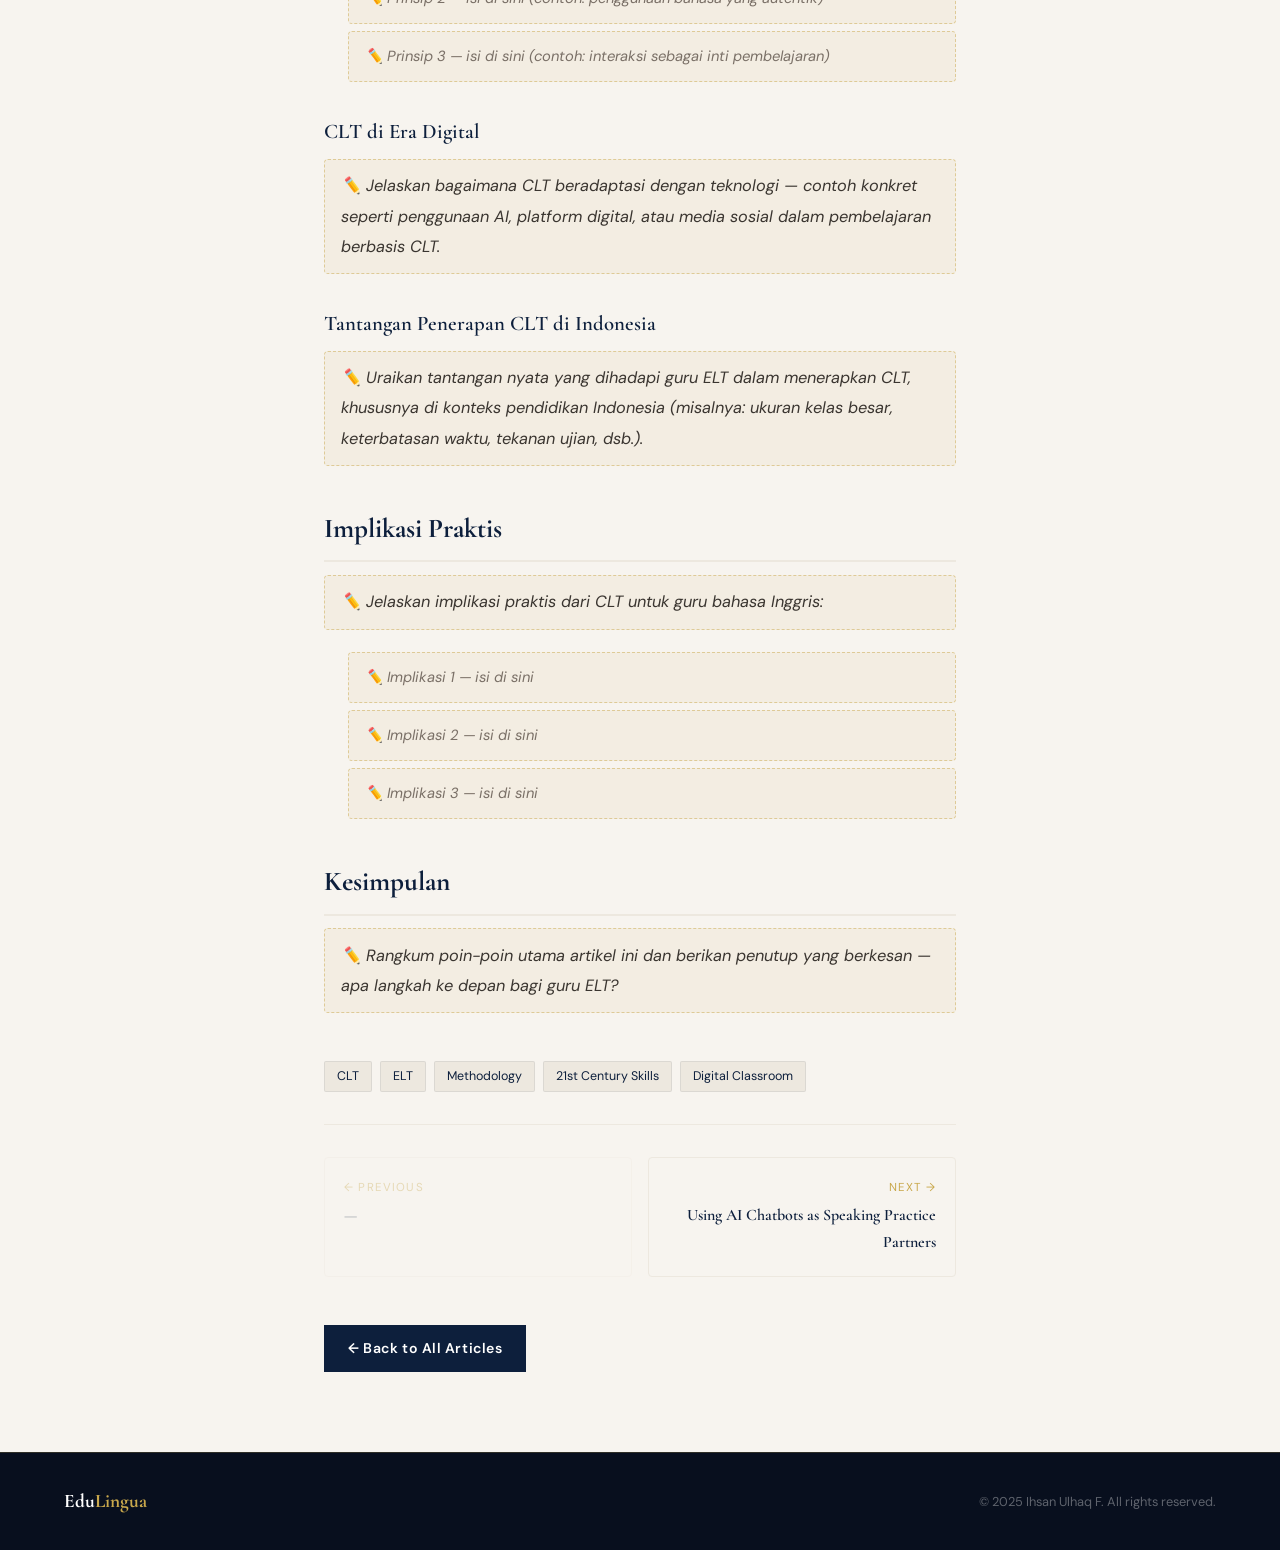
<file: blog/artikel1.html>
<!DOCTYPE html>
<html lang="en">
<head>
  <meta charset="UTF-8" />
  <meta name="viewport" content="width=device-width, initial-scale=1.0"/>
  <title>Communicative Language Teaching in the 21st Century — EduLingua</title>
  <link href="https://fonts.googleapis.com/css2?family=Cormorant+Garamond:ital,wght@0,400;0,600;0,700;1,400&family=DM+Sans:wght@300;400;500&display=swap" rel="stylesheet"/>
  <style>
    *, *::before, *::after { box-sizing: border-box; margin: 0; padding: 0; }
    :root {
      --navy:  #0d1f3c;
      --gold:  #c9a84c;
      --ivory: #f7f4ef;
      --warm:  #ede8df;
      --muted: #7a7067;
      --white: #ffffff;
      --serif: 'Cormorant Garamond', Georgia, serif;
      --sans:  'DM Sans', sans-serif;
    }
    html { scroll-behavior: smooth; }
    body { background: var(--ivory); color: var(--navy); font-family: var(--sans); font-size: 16px; line-height: 1.7; }

    /* NAV */
    nav {
      position: sticky; top: 0; z-index: 100;
      background: var(--navy);
      display: flex; align-items: center; justify-content: space-between;
      padding: 0 5vw; height: 68px;
      border-bottom: 2px solid var(--gold);
    }
    .nav-logo { font-family: var(--serif); font-size: 1.5rem; font-weight: 700; color: var(--white); text-decoration: none; }
    .nav-logo span { color: var(--gold); }
    .nav-links { display: flex; gap: 2.2rem; list-style: none; }
    .nav-links a { color: rgba(255,255,255,.75); text-decoration: none; font-size: .9rem; letter-spacing: .06em; text-transform: uppercase; font-weight: 500; transition: color .25s; }
    .nav-links a:hover { color: var(--gold); }

    /* LANGUAGE TOGGLE */
    .lang-toggle { display: flex; gap: .5rem; align-items: center; }
    .lang-btn {
      background: transparent; border: 1px solid rgba(201,168,76,.4);
      color: rgba(255,255,255,.6); padding: 5px 12px; font-size: .78rem;
      letter-spacing: .08em; cursor: pointer; border-radius: 2px;
      font-family: var(--sans); transition: all .2s;
    }
    .lang-btn.active { background: var(--gold); color: var(--navy); border-color: var(--gold); font-weight: 600; }
    .lang-btn:hover:not(.active) { border-color: var(--gold); color: var(--gold); }

    /* HERO */
    .article-hero {
      background: var(--navy); padding: 80px 5vw 60px;
      position: relative; overflow: hidden;
    }
    .article-hero::before {
      content: ''; position: absolute; inset: 0;
      background: radial-gradient(ellipse 60% 80% at 80% 50%, rgba(201,168,76,.08), transparent 70%);
      pointer-events: none;
    }
    .back-link {
      display: inline-flex; align-items: center; gap: .4rem;
      color: rgba(255,255,255,.5); text-decoration: none; font-size: .85rem;
      margin-bottom: 2rem; transition: color .2s;
    }
    .back-link:hover { color: var(--gold); }
    .article-cat {
      display: inline-block;
      background: rgba(201,168,76,.15); color: var(--gold);
      font-size: .75rem; letter-spacing: .14em; text-transform: uppercase;
      padding: 5px 14px; border: 1px solid rgba(201,168,76,.35); border-radius: 2px;
      margin-bottom: 1.2rem;
    }
    .article-title {
      font-family: var(--serif); font-size: clamp(2rem, 5vw, 3.2rem);
      font-weight: 700; color: var(--white); line-height: 1.15;
      max-width: 760px; margin-bottom: 1.5rem;
    }
    .article-meta {
      display: flex; align-items: center; gap: 1.2rem;
      flex-wrap: wrap; font-size: .85rem; color: rgba(255,255,255,.5);
    }
    .article-meta span { display: flex; align-items: center; gap: .4rem; }
    .meta-dot { width: 3px; height: 3px; background: rgba(255,255,255,.3); border-radius: 50%; }

    /* ARTICLE BODY */
    .article-wrap { max-width: 760px; margin: 0 auto; padding: 60px 5vw 80px; }

    /* LANG CONTENT */
    .lang-content { display: none; }
    .lang-content.active { display: block; }

    /* ARTICLE CONTENT */
    .article-content h2 {
      font-family: var(--serif); font-size: 1.7rem; font-weight: 700;
      color: var(--navy); margin: 2.5rem 0 .8rem;
      padding-bottom: .5rem; border-bottom: 2px solid var(--warm);
    }
    .article-content h3 {
      font-family: var(--serif); font-size: 1.3rem; font-weight: 600;
      color: var(--navy); margin: 2rem 0 .6rem;
    }
    .article-content p {
      color: #3a3530; margin-bottom: 1.4rem; font-size: 1.02rem; line-height: 1.85;
    }
    .article-content ul, .article-content ol {
      margin: 0 0 1.4rem 1.5rem; color: #3a3530; font-size: 1.02rem; line-height: 1.85;
    }
    .article-content li { margin-bottom: .4rem; }
    .article-content blockquote {
      border-left: 3px solid var(--gold); padding: .8rem 1.5rem;
      margin: 2rem 0; background: var(--warm); border-radius: 0 4px 4px 0;
      font-family: var(--serif); font-size: 1.15rem; font-style: italic; color: var(--navy);
    }
    .article-content strong { color: var(--navy); font-weight: 600; }
    .article-content a { color: var(--gold); text-decoration: underline; }

    /* PLACEHOLDER — hapus setelah konten diisi */
    .placeholder {
      background: rgba(201,168,76,.08); border: 1px dashed rgba(201,168,76,.5);
      border-radius: 4px; padding: .7rem 1rem; margin-bottom: 1.4rem;
      color: var(--muted); font-size: .92rem; font-style: italic; list-style: none;
    }
    .placeholder::before { content: '✏️  '; }

    /* TAGS */
    .article-tags { display: flex; flex-wrap: wrap; gap: .5rem; margin: 3rem 0 2rem; }
    .tag {
      background: var(--warm); color: var(--navy); font-size: .78rem;
      padding: 4px 12px; border-radius: 2px; border: 1px solid rgba(13,31,60,.08);
    }

    /* DIVIDER */
    .article-divider { border: none; border-top: 1px solid var(--warm); margin: 2rem 0; }

    /* ARTICLE NAV */
    .article-nav { display: grid; grid-template-columns: 1fr 1fr; gap: 1rem; margin-top: 2rem; }
    .article-nav a {
      border: 1px solid var(--warm); border-radius: 4px; padding: 1.2rem;
      text-decoration: none; transition: border-color .2s, transform .2s;
    }
    .article-nav a:hover { border-color: var(--gold); transform: translateY(-2px); }
    .nav-dir { font-size: .72rem; letter-spacing: .1em; text-transform: uppercase; color: var(--gold); margin-bottom: .3rem; }
    .nav-title { font-family: var(--serif); font-size: 1rem; color: var(--navy); font-weight: 600; }
    .article-nav .next { text-align: right; }

    /* BACK TO BLOG */
    .back-to-blog {
      display: inline-flex; align-items: center; gap: .5rem;
      background: var(--navy); color: var(--white);
      padding: 12px 24px; text-decoration: none; font-size: .88rem;
      font-weight: 600; letter-spacing: .04em; margin-top: 3rem; transition: opacity .2s;
    }
    .back-to-blog:hover { opacity: .85; }

    /* FOOTER */
    footer {
      background: #080f1e; padding: 2rem 5vw;
      display: flex; align-items: center; justify-content: space-between;
      border-top: 1px solid rgba(201,168,76,.2); flex-wrap: wrap; gap: 1rem;
    }
    .footer-logo { font-family: var(--serif); font-size: 1.2rem; color: var(--white); font-weight: 700; }
    .footer-logo span { color: var(--gold); }
    .footer-copy { font-size: .8rem; color: rgba(255,255,255,.35); }

    @media (max-width: 640px) {
      .nav-links { display: none; }
      .article-nav { grid-template-columns: 1fr; }
    }
  </style>
</head>
<body>

<!-- NAV -->
<nav>
  <a class="nav-logo" href="../index.html">Edu<span>Lingua</span></a>
  <ul class="nav-links">
    <li><a href="../index.html">Home</a></li>
    <li><a href="../index.html#posts">Articles</a></li>
    <li><a href="../index.html#about">About</a></li>
    <li><a href="../index.html#contact">Contact</a></li>
  </ul>
  <div class="lang-toggle">
    <button class="lang-btn active" onclick="switchLang('id', this)">🇮🇩 ID</button>
    <button class="lang-btn" onclick="switchLang('en', this)">🇬🇧 EN</button>
  </div>
</nav>

<!-- HERO -->
<div class="article-hero">
  <a class="back-link" href="../index.html#posts">← Back to Articles</a>
  <div class="article-cat">ELT Methodology</div>
  <h1 class="article-title">Communicative Language Teaching in the 21st Century</h1>
  <div class="article-meta">
    <span>✍️ Ihsan Ulhaq F.</span>
    <span class="meta-dot"></span>
    <span>📅 March 2025</span>
    <span class="meta-dot"></span>
    <span>⏱ 5 min read</span>
  </div>
</div>

<!-- ISI ARTIKEL -->
<div class="article-wrap">

  <!-- ============================================================
       🇮🇩 VERSI BAHASA INDONESIA
       Ganti setiap elemen .placeholder dengan konten aslimu
  ============================================================ -->
  <div class="lang-content active" id="lang-id">
    <div class="article-content">

      <h2>Pendahuluan</h2>
      <p class="placeholder">Tulis paragraf pembuka di sini — perkenalkan CLT dan jelaskan mengapa topik ini penting di era modern.</p>
      <p class="placeholder">Paragraf kedua pendahuluan — tambahkan konteks atau tujuan penulisan artikel ini.</p>

      <h2>Latar Belakang</h2>
      <p class="placeholder">Jelaskan sejarah singkat CLT — kapan pertama kali muncul, siapa tokoh utamanya (misalnya Hymes, Canale & Swain), dan bagaimana perkembangannya hingga saat ini.</p>

      <blockquote>
        "Tulis kutipan relevan dari ahli ELT di sini."
        <br/><small style="font-family:var(--sans);font-size:.8rem;font-style:normal;opacity:.7">— Nama Ahli, Tahun</small>
      </blockquote>

      <h2>Pembahasan Utama</h2>
      <p class="placeholder">Tulis paragraf pembuka pembahasan utama di sini — jelaskan secara umum apa yang akan dibahas di bagian ini.</p>

      <h3>Prinsip-Prinsip CLT</h3>
      <p class="placeholder">Uraikan prinsip-prinsip dasar CLT secara singkat sebelum masuk ke daftar poin.</p>
      <ul>
        <li class="placeholder">Prinsip 1 — isi di sini (contoh: fokus pada makna, bukan bentuk)</li>
        <li class="placeholder">Prinsip 2 — isi di sini (contoh: penggunaan bahasa yang autentik)</li>
        <li class="placeholder">Prinsip 3 — isi di sini (contoh: interaksi sebagai inti pembelajaran)</li>
      </ul>

      <h3>CLT di Era Digital</h3>
      <p class="placeholder">Jelaskan bagaimana CLT beradaptasi dengan teknologi — contoh konkret seperti penggunaan AI, platform digital, atau media sosial dalam pembelajaran berbasis CLT.</p>

      <h3>Tantangan Penerapan CLT di Indonesia</h3>
      <p class="placeholder">Uraikan tantangan nyata yang dihadapi guru ELT dalam menerapkan CLT, khususnya di konteks pendidikan Indonesia (misalnya: ukuran kelas besar, keterbatasan waktu, tekanan ujian, dsb.).</p>

      <h2>Implikasi Praktis</h2>
      <p class="placeholder">Jelaskan implikasi praktis dari CLT untuk guru bahasa Inggris:</p>
      <ul>
        <li class="placeholder">Implikasi 1 — isi di sini</li>
        <li class="placeholder">Implikasi 2 — isi di sini</li>
        <li class="placeholder">Implikasi 3 — isi di sini</li>
      </ul>

      <h2>Kesimpulan</h2>
      <p class="placeholder">Rangkum poin-poin utama artikel ini dan berikan penutup yang berkesan — apa langkah ke depan bagi guru ELT?</p>

    </div>
  </div>

  <!-- ============================================================
       🇬🇧 ENGLISH VERSION
       Replace each .placeholder element with your actual content
  ============================================================ -->
  <div class="lang-content" id="lang-en">
    <div class="article-content">

      <h2>Introduction</h2>
      <p class="placeholder">Write your opening paragraph here — introduce CLT and explain why it remains relevant in the 21st century.</p>
      <p class="placeholder">Second introductory paragraph — add context or state the purpose of this article.</p>

      <h2>Background</h2>
      <p class="placeholder">Provide a brief history of CLT — when it emerged, key theorists (e.g. Hymes, Canale & Swain), and how it has evolved to the present day.</p>

      <blockquote>
        "Add a relevant quote from an ELT scholar here."
        <br/><small style="font-family:var(--sans);font-size:.8rem;font-style:normal;opacity:.7">— Scholar Name, Year</small>
      </blockquote>

      <h2>Main Discussion</h2>
      <p class="placeholder">Write an opening paragraph for the main discussion — briefly outline what will be covered in this section.</p>

      <h3>Core Principles of CLT</h3>
      <p class="placeholder">Briefly introduce the core principles before listing them.</p>
      <ul>
        <li class="placeholder">Principle 1 — fill in here (e.g. focus on meaning over form)</li>
        <li class="placeholder">Principle 2 — fill in here (e.g. use of authentic language)</li>
        <li class="placeholder">Principle 3 — fill in here (e.g. interaction as the core of learning)</li>
      </ul>

      <h3>CLT in the Digital Age</h3>
      <p class="placeholder">Explain how CLT has adapted to technology — give concrete examples such as AI tools, digital platforms, or social media in CLT-based learning environments.</p>

      <h3>Challenges of Implementing CLT in Indonesia</h3>
      <p class="placeholder">Discuss real challenges faced by ELT teachers when applying CLT, particularly in the Indonesian education context (e.g. large class sizes, time constraints, exam pressure, etc.).</p>

      <h2>Practical Implications</h2>
      <p class="placeholder">Explain the practical implications of CLT for English language teachers:</p>
      <ul>
        <li class="placeholder">Implication 1 — fill in here</li>
        <li class="placeholder">Implication 2 — fill in here</li>
        <li class="placeholder">Implication 3 — fill in here</li>
      </ul>

      <h2>Conclusion</h2>
      <p class="placeholder">Summarize the main points of the article and provide a compelling closing — what should ELT teachers do going forward?</p>

    </div>
  </div>

  <!-- TAGS -->
  <div class="article-tags">
    <span class="tag">CLT</span>
    <span class="tag">ELT</span>
    <span class="tag">Methodology</span>
    <span class="tag">21st Century Skills</span>
    <span class="tag">Digital Classroom</span>
  </div>

  <hr class="article-divider"/>

  <!-- NAVIGASI ARTIKEL -->
  <div class="article-nav">
    <a href="#" class="prev" style="opacity:.35;pointer-events:none;">
      <div class="nav-dir">← Previous</div>
      <div class="nav-title">—</div>
    </a>
    <a href="artikel-2.html" class="next">
      <div class="nav-dir">Next →</div>
      <div class="nav-title">Using AI Chatbots as Speaking Practice Partners</div>
    </a>
  </div>

  <a class="back-to-blog" href="../index.html#posts">← Back to All Articles</a>
</div>

<!-- FOOTER -->
<footer>
  <div class="footer-logo">Edu<span>Lingua</span></div>
  <p class="footer-copy">© 2025 Ihsan Ulhaq F. All rights reserved.</p>
</footer>

<script>
  function switchLang(lang, btn) {
    document.querySelectorAll('.lang-content').forEach(el => el.classList.remove('active'));
    document.getElementById('lang-' + lang).classList.add('active');
    document.querySelectorAll('.lang-btn').forEach(b => b.classList.remove('active'));
    btn.classList.add('active');
  }
</script>

</body>
</html>
</file>
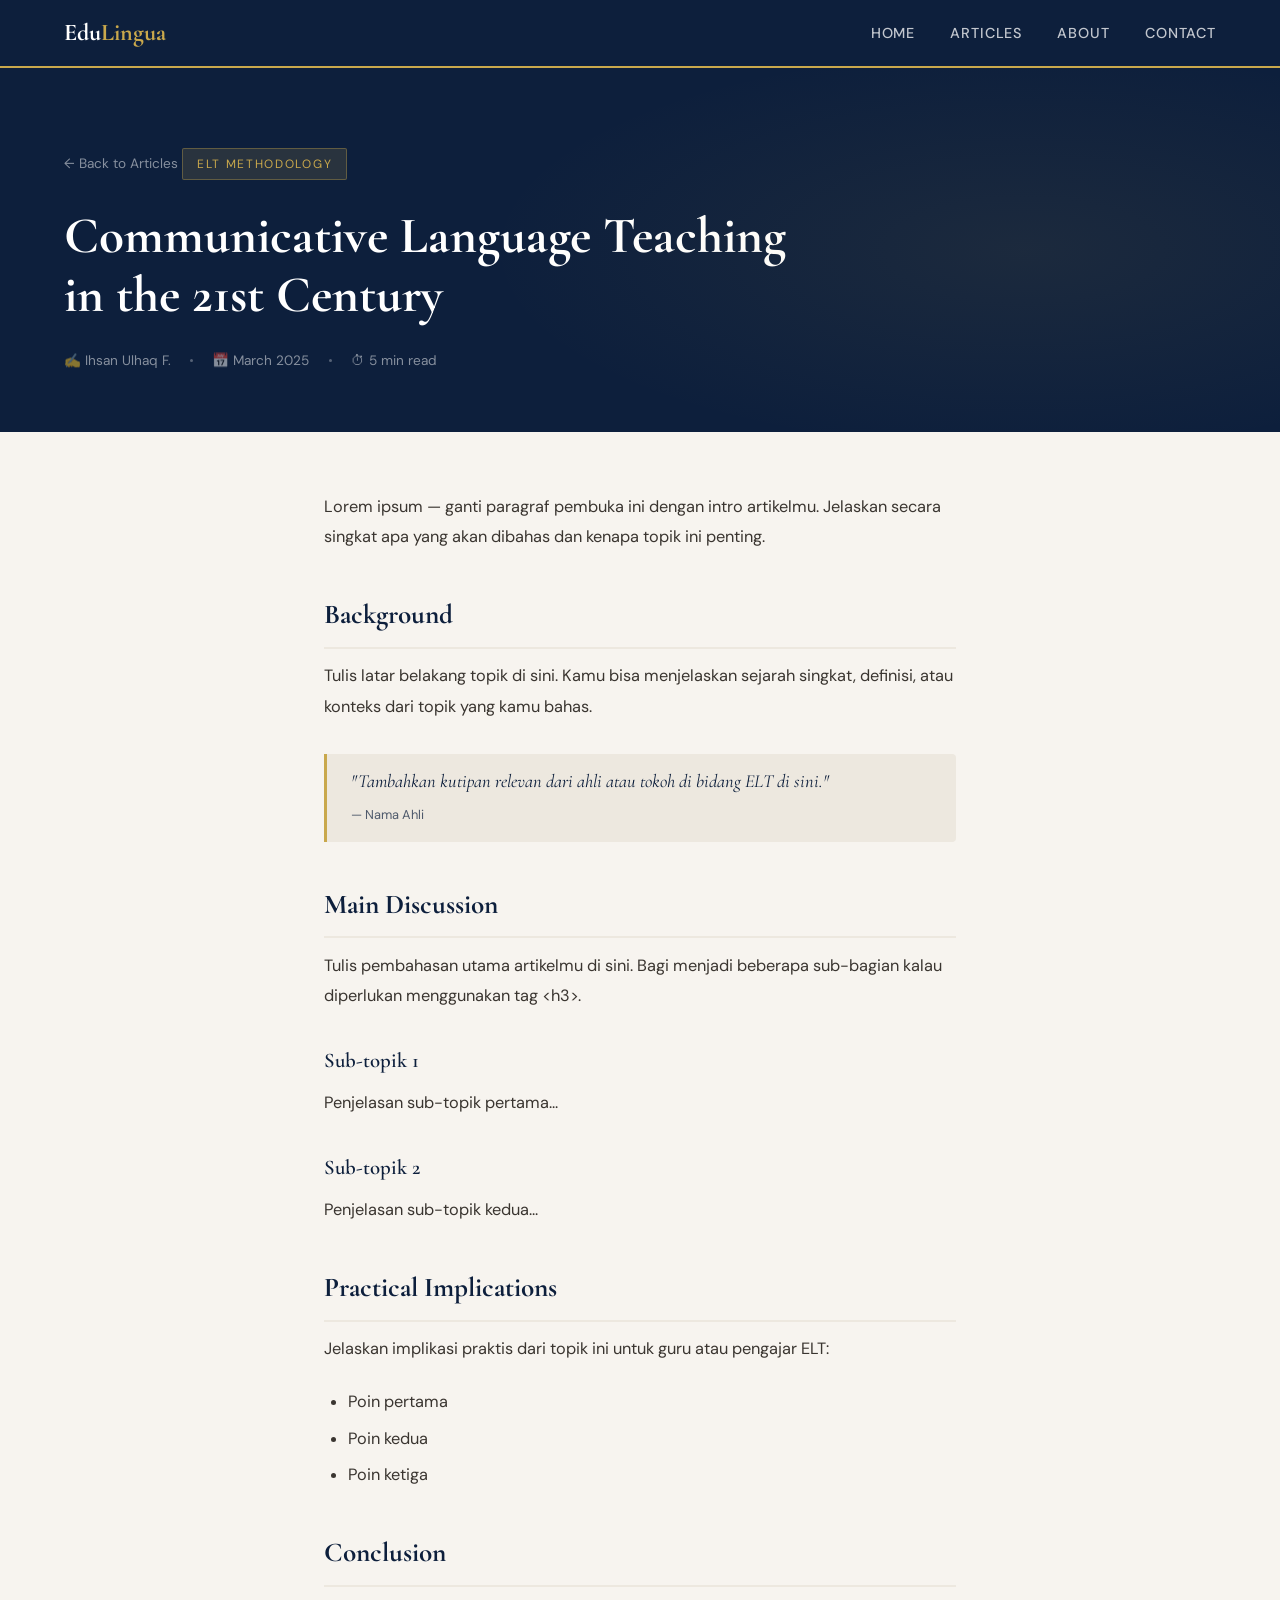
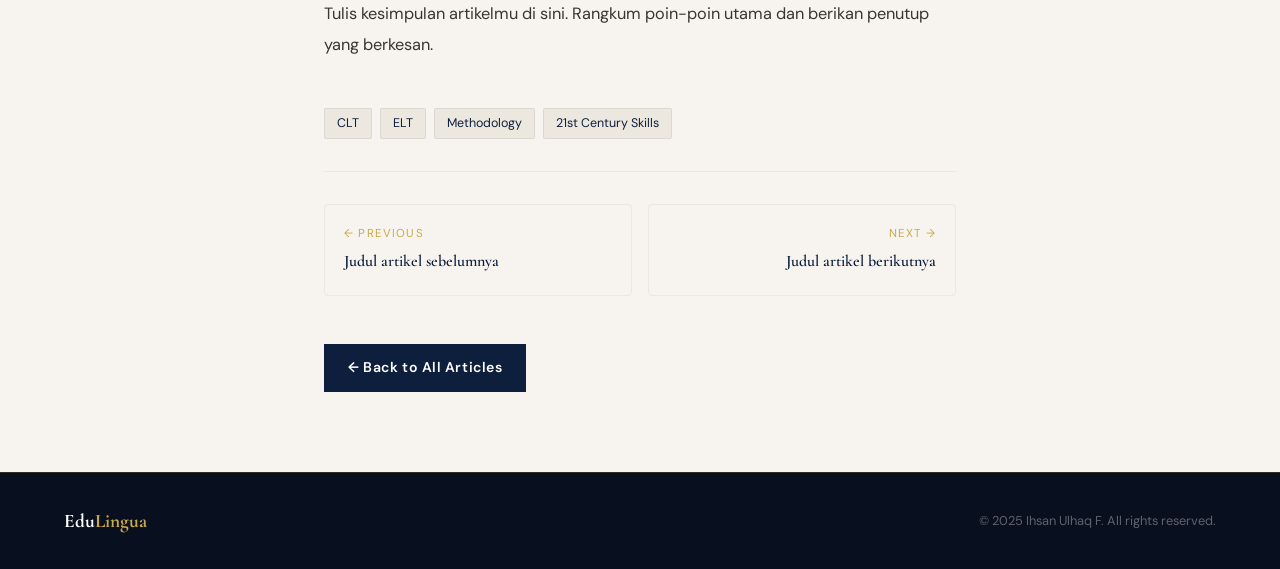
<file: blog/blog.html>
<!DOCTYPE html>
<html lang="en">
<head>
  <meta charset="UTF-8" />
  <meta name="viewport" content="width=device-width, initial-scale=1.0"/>
  <title>Judul Artikel — EduLingua</title>
  <link href="https://fonts.googleapis.com/css2?family=Cormorant+Garamond:ital,wght@0,400;0,600;0,700;1,400&family=DM+Sans:wght@300;400;500&display=swap" rel="stylesheet"/>
  <style>
    *, *::before, *::after { box-sizing: border-box; margin: 0; padding: 0; }
    :root {
      --navy:  #0d1f3c;
      --gold:  #c9a84c;
      --ivory: #f7f4ef;
      --warm:  #ede8df;
      --muted: #7a7067;
      --white: #ffffff;
      --serif: 'Cormorant Garamond', Georgia, serif;
      --sans:  'DM Sans', sans-serif;
    }
    html { scroll-behavior: smooth; }
    body { background: var(--ivory); color: var(--navy); font-family: var(--sans); font-size: 16px; line-height: 1.7; }

    /* NAV */
    nav {
      position: sticky; top: 0; z-index: 100;
      background: var(--navy);
      display: flex; align-items: center; justify-content: space-between;
      padding: 0 5vw; height: 68px;
      border-bottom: 2px solid var(--gold);
    }
    .nav-logo { font-family: var(--serif); font-size: 1.5rem; font-weight: 700; color: var(--white); text-decoration: none; }
    .nav-logo span { color: var(--gold); }
    .nav-links { display: flex; gap: 2.2rem; list-style: none; }
    .nav-links a { color: rgba(255,255,255,.75); text-decoration: none; font-size: .9rem; letter-spacing: .06em; text-transform: uppercase; font-weight: 500; transition: color .25s; }
    .nav-links a:hover { color: var(--gold); }

    /* HERO ARTIKEL */
    .article-hero {
      background: var(--navy);
      padding: 80px 5vw 60px;
      position: relative; overflow: hidden;
    }
    .article-hero::before {
      content: ''; position: absolute; inset: 0;
      background: radial-gradient(ellipse 60% 80% at 80% 50%, rgba(201,168,76,.08), transparent 70%);
      pointer-events: none;
    }
    .back-link {
      display: inline-flex; align-items: center; gap: .4rem;
      color: rgba(255,255,255,.5); text-decoration: none; font-size: .85rem;
      margin-bottom: 2rem; transition: color .2s;
    }
    .back-link:hover { color: var(--gold); }
    .article-cat {
      display: inline-block;
      background: rgba(201,168,76,.15); color: var(--gold);
      font-size: .75rem; letter-spacing: .14em; text-transform: uppercase;
      padding: 5px 14px; border: 1px solid rgba(201,168,76,.35); border-radius: 2px;
      margin-bottom: 1.2rem;
    }
    .article-title {
      font-family: var(--serif); font-size: clamp(2rem, 5vw, 3.2rem);
      font-weight: 700; color: var(--white); line-height: 1.15;
      max-width: 760px; margin-bottom: 1.5rem;
    }
    .article-meta {
      display: flex; align-items: center; gap: 1.2rem;
      flex-wrap: wrap; font-size: .85rem; color: rgba(255,255,255,.5);
    }
    .article-meta span { display: flex; align-items: center; gap: .4rem; }
    .meta-dot { width: 3px; height: 3px; background: rgba(255,255,255,.3); border-radius: 50%; }

    /* ARTICLE BODY */
    .article-wrap {
      max-width: 760px; margin: 0 auto;
      padding: 60px 5vw 80px;
    }

    /* KONTEN ARTIKEL — edit bagian ini */
    .article-content h2 {
      font-family: var(--serif); font-size: 1.7rem; font-weight: 700;
      color: var(--navy); margin: 2.5rem 0 .8rem;
      padding-bottom: .5rem; border-bottom: 2px solid var(--warm);
    }
    .article-content h3 {
      font-family: var(--serif); font-size: 1.3rem; font-weight: 600;
      color: var(--navy); margin: 2rem 0 .6rem;
    }
    .article-content p {
      color: #3a3530; margin-bottom: 1.4rem; font-size: 1.02rem; line-height: 1.85;
    }
    .article-content ul, .article-content ol {
      margin: 0 0 1.4rem 1.5rem; color: #3a3530; font-size: 1.02rem; line-height: 1.85;
    }
    .article-content li { margin-bottom: .4rem; }
    .article-content blockquote {
      border-left: 3px solid var(--gold); padding: .8rem 1.5rem;
      margin: 2rem 0; background: var(--warm); border-radius: 0 4px 4px 0;
      font-family: var(--serif); font-size: 1.15rem; font-style: italic; color: var(--navy);
    }
    .article-content strong { color: var(--navy); font-weight: 600; }
    .article-content a { color: var(--gold); text-decoration: underline; }

    /* TAGS */
    .article-tags { display: flex; flex-wrap: wrap; gap: .5rem; margin: 3rem 0 2rem; }
    .tag {
      background: var(--warm); color: var(--navy); font-size: .78rem;
      padding: 4px 12px; border-radius: 2px; border: 1px solid rgba(13,31,60,.08);
    }

    /* DIVIDER */
    .article-divider { border: none; border-top: 1px solid var(--warm); margin: 2rem 0; }

    /* NAVIGATION ARTIKEL */
    .article-nav {
      display: grid; grid-template-columns: 1fr 1fr; gap: 1rem; margin-top: 2rem;
    }
    .article-nav a {
      border: 1px solid var(--warm); border-radius: 4px; padding: 1.2rem;
      text-decoration: none; transition: border-color .2s, transform .2s;
    }
    .article-nav a:hover { border-color: var(--gold); transform: translateY(-2px); }
    .nav-dir { font-size: .72rem; letter-spacing: .1em; text-transform: uppercase; color: var(--gold); margin-bottom: .3rem; }
    .nav-title { font-family: var(--serif); font-size: 1rem; color: var(--navy); font-weight: 600; }
    .article-nav .next { text-align: right; }

    /* BACK TO BLOG */
    .back-to-blog {
      display: inline-flex; align-items: center; gap: .5rem;
      background: var(--navy); color: var(--white);
      padding: 12px 24px; text-decoration: none; font-size: .88rem;
      font-weight: 600; letter-spacing: .04em; margin-top: 3rem;
      transition: opacity .2s;
    }
    .back-to-blog:hover { opacity: .85; }

    /* FOOTER */
    footer {
      background: #080f1e; padding: 2rem 5vw;
      display: flex; align-items: center; justify-content: space-between;
      border-top: 1px solid rgba(201,168,76,.2); flex-wrap: wrap; gap: 1rem;
    }
    .footer-logo { font-family: var(--serif); font-size: 1.2rem; color: var(--white); font-weight: 700; }
    .footer-logo span { color: var(--gold); }
    .footer-copy { font-size: .8rem; color: rgba(255,255,255,.35); }

    @media (max-width: 640px) {
      .nav-links { display: none; }
      .article-nav { grid-template-columns: 1fr; }
    }
  </style>
</head>
<body>

<!-- NAV -->
<nav>
  <a class="nav-logo" href="../index.html">Edu<span>Lingua</span></a>
  <ul class="nav-links">
    <li><a href="../index.html">Home</a></li>
    <li><a href="../index.html#posts">Articles</a></li>
    <li><a href="../index.html#about">About</a></li>
    <li><a href="../index.html#contact">Contact</a></li>
  </ul>
</nav>

<!-- HERO -->
<div class="article-hero">
  <a class="back-link" href="../index.html#posts">← Back to Articles</a>

  <!-- ✏️ GANTI: kategori artikel -->
  <div class="article-cat">ELT Methodology</div>

  <!-- ✏️ GANTI: judul artikel -->
  <h1 class="article-title">Communicative Language Teaching in the 21st Century</h1>

  <div class="article-meta">
    <!-- ✏️ GANTI: nama penulis, tanggal, estimasi baca -->
    <span>✍️ Ihsan Ulhaq F.</span>
    <span class="meta-dot"></span>
    <span>📅 March 2025</span>
    <span class="meta-dot"></span>
    <span>⏱ 5 min read</span>
  </div>
</div>

<!-- ISI ARTIKEL -->
<div class="article-wrap">
  <div class="article-content">

    <!-- ✏️ GANTI: seluruh isi artikel di bawah ini -->

    <p>
      Lorem ipsum — ganti paragraf pembuka ini dengan intro artikelmu. 
      Jelaskan secara singkat apa yang akan dibahas dan kenapa topik ini penting.
    </p>

    <h2>Background</h2>
    <p>
      Tulis latar belakang topik di sini. Kamu bisa menjelaskan sejarah singkat, 
      definisi, atau konteks dari topik yang kamu bahas.
    </p>

    <blockquote>
      "Tambahkan kutipan relevan dari ahli atau tokoh di bidang ELT di sini."
      <br/><small style="font-family:var(--sans);font-size:.8rem;font-style:normal;opacity:.7">— Nama Ahli</small>
    </blockquote>

    <h2>Main Discussion</h2>
    <p>
      Tulis pembahasan utama artikelmu di sini. Bagi menjadi beberapa sub-bagian 
      kalau diperlukan menggunakan tag &lt;h3&gt;.
    </p>

    <h3>Sub-topik 1</h3>
    <p>Penjelasan sub-topik pertama...</p>

    <h3>Sub-topik 2</h3>
    <p>Penjelasan sub-topik kedua...</p>

    <h2>Practical Implications</h2>
    <p>Jelaskan implikasi praktis dari topik ini untuk guru atau pengajar ELT:</p>
    <ul>
      <li>Poin pertama</li>
      <li>Poin kedua</li>
      <li>Poin ketiga</li>
    </ul>

    <h2>Conclusion</h2>
    <p>
      Tulis kesimpulan artikelmu di sini. Rangkum poin-poin utama dan 
      berikan penutup yang berkesan.
    </p>

  </div>

  <!-- TAGS -->
  <!-- ✏️ GANTI: tag sesuai topik artikel -->
  <div class="article-tags">
    <span class="tag">CLT</span>
    <span class="tag">ELT</span>
    <span class="tag">Methodology</span>
    <span class="tag">21st Century Skills</span>
  </div>

  <hr class="article-divider"/>

  <!-- NAVIGASI ARTIKEL -->
  <div class="article-nav">
    <a href="#" class="prev">
      <div class="nav-dir">← Previous</div>
      <div class="nav-title">Judul artikel sebelumnya</div>
    </a>
    <a href="#" class="next">
      <div class="nav-dir">Next →</div>
      <div class="nav-title">Judul artikel berikutnya</div>
    </a>
  </div>

  <a class="back-to-blog" href="../index.html#posts">← Back to All Articles</a>
</div>

<!-- FOOTER -->
<footer>
  <div class="footer-logo">Edu<span>Lingua</span></div>
  <p class="footer-copy">© 2025 Ihsan Ulhaq F. All rights reserved.</p>
</footer>

</body>
</html>
</file>
